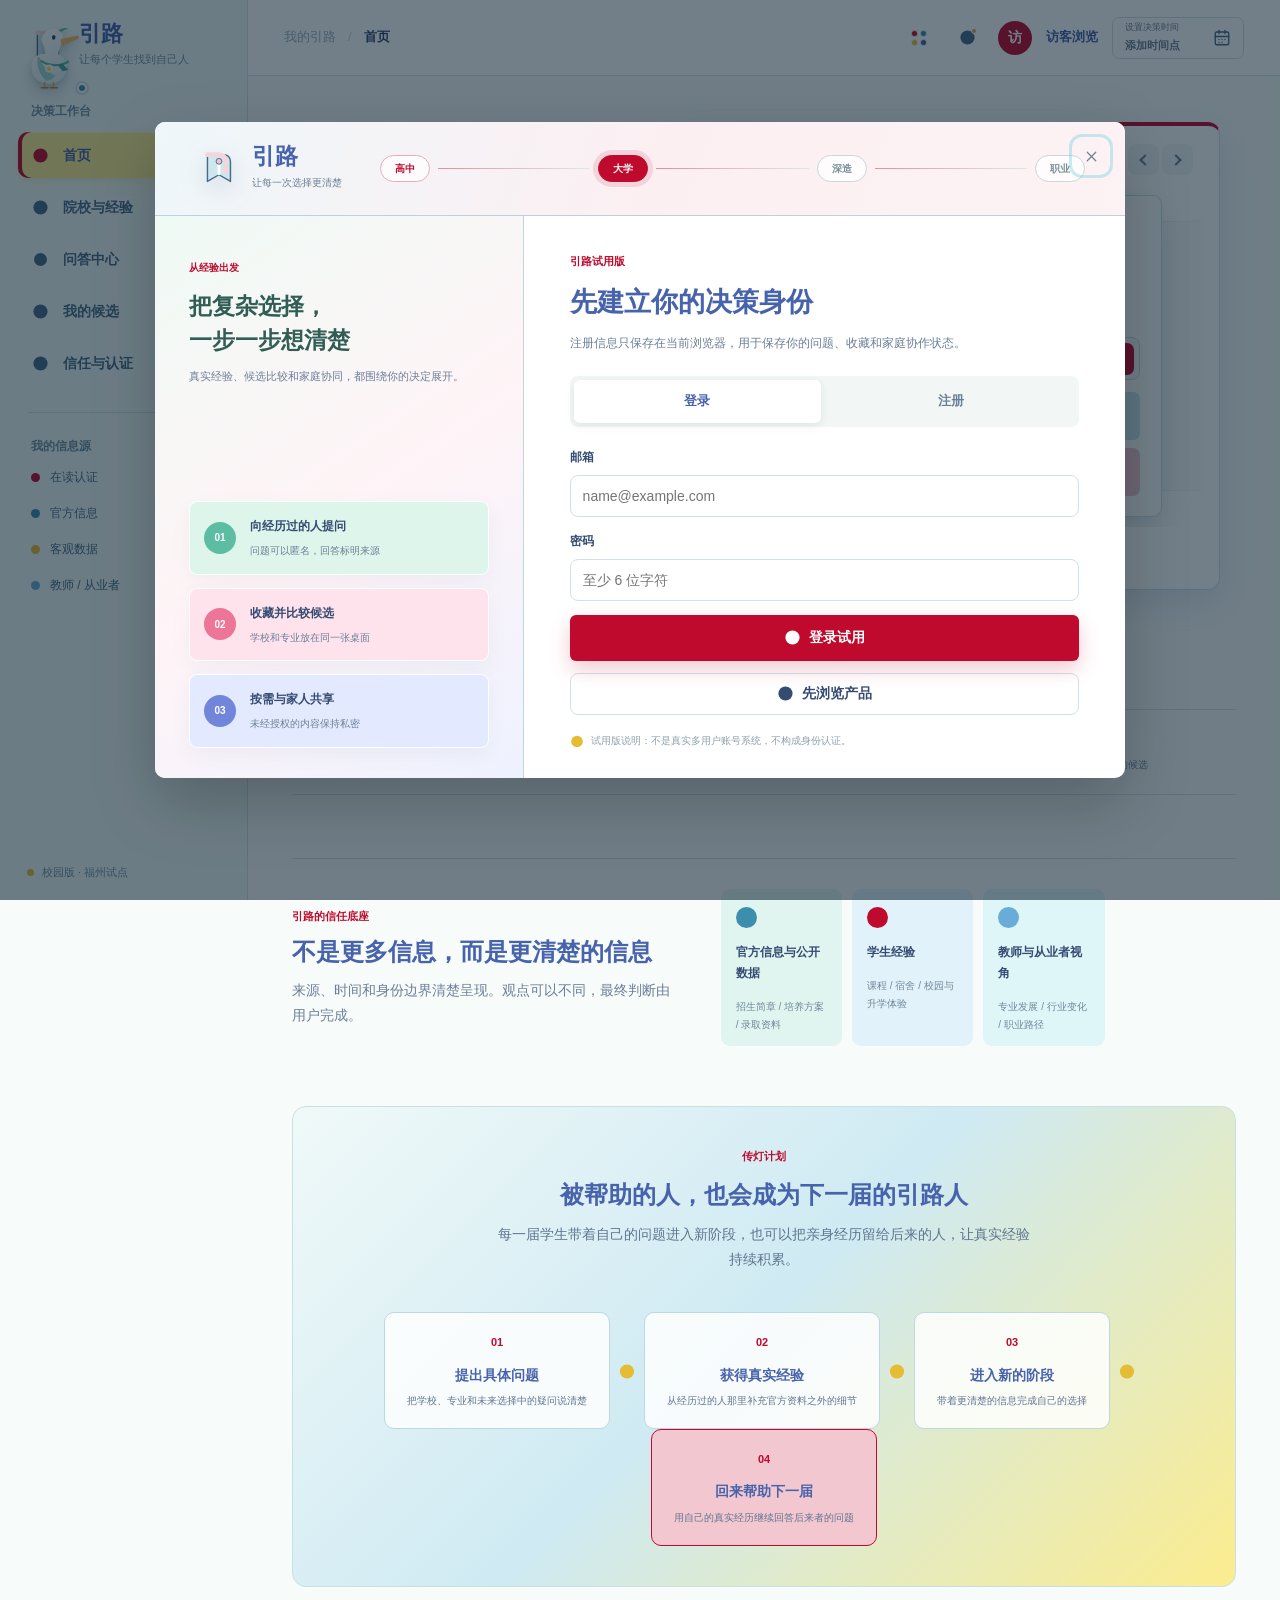
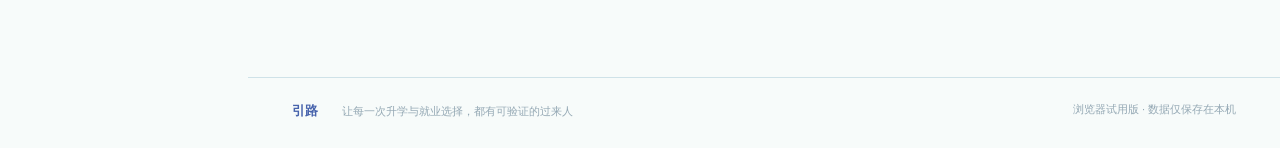
<file: index.html>
<!doctype html>
<html lang="zh-CN" data-theme="apple">
<head>
  <meta charset="UTF-8">
  <meta name="viewport" content="width=device-width, initial-scale=1.0">
  <meta name="description" content="引路：经验驱动的青年生涯决策信息平台产品原型">
  <title>引路 | 青年生涯决策工作台</title>
  <script>
    try {
      const savedTheme = localStorage.getItem("yinlu_theme");
      if (["spring", "milestone", "coast", "sunroad", "ember", "night", "apple", "pearl", "buzz", "iceglass", "retro", "orange"].includes(savedTheme)) document.documentElement.dataset.theme = savedTheme;
    } catch (error) {}
  </script>
  <!-- favicon (SVG) -->
<link rel="icon" href="./favicon.svg" type="image/svg+xml">
<!-- PNG 备用（可选） -->

<!-- 本地化的轻量图标脚本（替代外部 CDN） -->
<script src="./lib/lucide-lite.js?v=7" defer></script>

<!-- 本地 app.js（确保在 lucide-lite 后加载） -->
    <!-- ↓ 拆分后的 25 个模块，按顺序加载（顺序不能乱） -->
    <script src="./js/01-data-experiences.js" defer></script>
    <script src="./js/02-data-institutions.js" defer></script>
    <script src="./js/03-config-constants.js" defer></script>
    <script src="./js/04-core-utils.js" defer></script>
    <script src="./js/05-core-security.js" defer></script>
    <script src="./js/06-feature-profile.js" defer></script>
    <script src="./js/07-feature-theme.js" defer></script>
    <script src="./js/08-core-ui.js" defer></script>
    <script src="./js/09-feature-calendar.js" defer></script>
    <script src="./js/10-feature-pet.js" defer></script>
    <script src="./js/11-core-router.js" defer></script>
    <script src="./js/12-feature-onboarding.js" defer></script>
    <script src="./js/13-feature-filters.js" defer></script>
    <script src="./js/14-feature-picker.js" defer></script>
    <script src="./js/15-feature-render.js" defer></script>
    <script src="./js/16-feature-compare.js" defer></script>
    <script src="./js/17-feature-trust.js" defer></script>
    <script src="./js/18-feature-actions.js" defer></script>
    <script src="./js/19-feature-qa-tab.js" defer></script>
    <script src="./js/20-events-click.js" defer></script>
    <script src="./js/21-events-form.js" defer></script>
    <script src="./js/22-events-menu.js" defer></script>
    <script src="./js/23-events-buttons.js" defer></script>
    <script src="./js/24-events-keyboard.js" defer></script>
    <script src="./js/25-bootstrap.js" defer></script>
    <script src="./js/26-family-override.js" defer></script>
    <!-- ↓ 拆分后的 15 个样式文件，按顺序加载（顺序不能乱） -->
    <link rel="stylesheet" href="./css/01-base.css">
    <link rel="stylesheet" href="./css/02-account.css">
    <link rel="stylesheet" href="./css/03-filters.css">
    <link rel="stylesheet" href="./css/04-theme-core.css">
    <link rel="stylesheet" href="./css/05-theme-palettes.css">
    <link rel="stylesheet" href="./css/06-buttons-nav.css">
    <link rel="stylesheet" href="./css/07-pet.css">
    <link rel="stylesheet" href="./css/08-calendar.css">
    <link rel="stylesheet" href="./css/09-card-layout.css">
    <link rel="stylesheet" href="./css/10-onboarding.css">
    <link rel="stylesheet" href="./css/11-qa.css">
    <link rel="stylesheet" href="./css/12-login.css">
    <link rel="stylesheet" href="./css/13-answer.css">
    <link rel="stylesheet" href="./css/14-trust.css">
    <link rel="stylesheet" href="./css/15-float.css">
</head>
<body>
  <div class="app-shell">
    <aside class="sidebar" id="sidebar">
      <div class="brand-lockup">
        <svg class="brand-mark" viewBox="0 0 48 48" role="img" aria-label="引路标志">
          <path class="brand-mark-body" d="M13 9H30C34 9 37 12 37 16V37L25 30L13 37V9Z"/>
          <path class="brand-mark-fold" d="M13 9H25C29 9 32 12 32 16V27"/>
          <path class="brand-mark-gap" d="M25 16V29"/>
          <circle class="brand-mark-dot" cx="25" cy="16" r="3"/>
        </svg>
        <div>
          <div class="brand-name">引路</div>
          <div class="brand-tagline">让每个学生找到自己人</div>
        </div>
      </div>

      <div class="sidebar-label">决策工作台</div>
      <nav class="sidebar-nav" aria-label="主导航">
        <button class="nav-item active" data-view="home"><i data-lucide="compass"></i><span>首页</span></button>
        <button class="nav-item" data-view="experience"><i data-lucide="library"></i><span>院校与经验</span></button>
        <button class="nav-item" data-view="questions"><span class="nav-dot-icon" aria-hidden="true"></span><span>问答中心</span><span class="nav-count" id="questionsCount">0</span></button>
        <button class="nav-item" data-view="compare"><i data-lucide="square-kanban"></i><span>我的候选</span></button>
        <button class="nav-item" data-view="trust"><i data-lucide="badge-check"></i><span>信任与认证</span></button>
      </nav>

      <div class="sidebar-divider"></div>
      <div class="sidebar-label">我的信息源</div>
      <div class="source-list">
        <span><b class="dot blue"></b>在读认证</span>
        <span><b class="dot teal"></b>官方信息</span>
        <span><b class="dot amber"></b>客观数据</span>
        <span><b class="dot cyan"></b>教师 / 从业者</span>
      </div>

      <div class="sidebar-footer">
        <span class="prototype-dot"></span>
        校园版 · 福州试点
      </div>
    </aside>

    <main class="main-area">
      <header class="topbar">
        <button class="icon-button menu-button" id="menuButton" aria-label="打开导航"><i data-lucide="menu"></i></button>
        <div class="breadcrumb"><span>我的引路</span><span class="breadcrumb-separator">/</span><strong id="breadcrumbTitle">首页</strong></div>
        <div class="top-actions">
          <button class="icon-button onboarding-replay-button" id="onboardingReplayButton" type="button" aria-label="重新查看新手指引" title="重新查看新手指引" hidden><span class="onboarding-replay-symbol" aria-hidden="true">?</span></button>
          <div class="theme-control">
            <button class="icon-button theme-button" id="themeButton" type="button" aria-label="切换主题，当前为苹果爱丽丝" aria-haspopup="menu" aria-expanded="false" title="切换主题">
              <span class="theme-button-icon" aria-hidden="true"><span></span><span></span><span></span><span></span></span>
            </button>
            <div class="theme-menu" id="themeMenu" role="menu" aria-label="选择网站主题" hidden>
              <div class="theme-menu-heading">界面主题</div>
              <button class="theme-option active" type="button" role="menuitemradio" aria-checked="true" data-theme-option="apple">
                <span class="theme-swatch palette-four apple-swatch" aria-hidden="true"><i></i><i></i><i></i><i></i></span>
                <span class="theme-option-copy"><strong>苹果爱丽丝</strong><small>默认 · 苹果红与晴空蓝</small></span>
                <span class="theme-option-check" aria-hidden="true">✓</span>
              </button>
              <button class="theme-option" type="button" role="menuitemradio" aria-checked="false" data-theme-option="ember">
                <span class="theme-swatch palette-four ember-swatch" aria-hidden="true"><i></i><i></i><i></i><i></i></span>
                <span class="theme-option-copy"><strong>薄荷曼波</strong><small>薄荷绿与奶油粉</small></span>
                <span class="theme-option-check" aria-hidden="true">✓</span>
              </button>
              <button class="theme-option" type="button" role="menuitemradio" aria-checked="false" data-theme-option="orange">
                <span class="theme-swatch palette-four orange-swatch" aria-hidden="true"><i></i><i></i><i></i><i></i></span>
                <span class="theme-option-copy"><strong>布丁暖阳</strong><small>老铜棕与星云青</small></span>
                <span class="theme-option-check" aria-hidden="true">✓</span>
              </button>
              <button class="theme-option" type="button" role="menuitemradio" aria-checked="false" data-theme-option="spring">
                <span class="theme-swatch palette-four spring-swatch" aria-hidden="true"><i></i><i></i><i></i><i></i></span>
                <span class="theme-option-copy"><strong>春野同行</strong><small>薄荷绿与薰衣草紫</small></span>
                <span class="theme-option-check" aria-hidden="true">✓</span>
              </button>
              <button class="theme-option" type="button" role="menuitemradio" aria-checked="false" data-theme-option="pearl">
                <span class="theme-swatch palette-four pearl-swatch" aria-hidden="true"><i></i><i></i><i></i><i></i></span>
                <span class="theme-option-copy"><strong>御苑粉黛</strong><small>蔷薇粉与晴空蓝</small></span>
                <span class="theme-option-check" aria-hidden="true">✓</span>
              </button>
              <button class="theme-option" type="button" role="menuitemradio" aria-checked="false" data-theme-option="night">
                <span class="theme-swatch night-swatch" aria-hidden="true"><i></i><i></i><i></i></span>
                <span class="theme-option-copy"><strong>夜航星光</strong><small>深海军蓝与星光紫</small></span>
                <span class="theme-option-check" aria-hidden="true">✓</span>
              </button>
              <button class="theme-option" type="button" role="menuitemradio" aria-checked="false" data-theme-option="sunroad">
                <span class="theme-swatch sunroad-swatch" aria-hidden="true"><i></i><i></i><i></i></span>
                <span class="theme-option-copy"><strong>晴日路标</strong><small>天空蓝与路标黄</small></span>
                <span class="theme-option-check" aria-hidden="true">✓</span>
              </button>
              <button class="theme-option" type="button" role="menuitemradio" aria-checked="false" data-theme-option="iceglass">
                <span class="theme-swatch palette-four iceglass-swatch" aria-hidden="true"><i></i><i></i><i></i><i></i></span>
                <span class="theme-option-copy"><strong>碎冰琉璃</strong><small>琉璃青与琥珀黄</small></span>
                <span class="theme-option-check" aria-hidden="true">✓</span>
              </button>
              <button class="theme-option" type="button" role="menuitemradio" aria-checked="false" data-theme-option="retro">
                <span class="theme-swatch palette-four retro-swatch" aria-hidden="true"><i></i><i></i><i></i><i></i></span>
                <span class="theme-option-copy"><strong>美式复古</strong><small>复古蓝与珊瑚粉</small></span>
                <span class="theme-option-check" aria-hidden="true">✓</span>
              </button>
              <button class="theme-option" type="button" role="menuitemradio" aria-checked="false" data-theme-option="milestone">
                <span class="theme-swatch palette-four milestone-swatch" aria-hidden="true"><i></i><i></i><i></i><i></i></span>
                <span class="theme-option-copy"><strong>金鱼气泡水</strong><small>气泡蓝与金鱼橙</small></span>
                <span class="theme-option-check" aria-hidden="true">✓</span>
              </button>
              <button class="theme-option" type="button" role="menuitemradio" aria-checked="false" data-theme-option="buzz">
                <span class="theme-swatch palette-four buzz-swatch" aria-hidden="true"><i></i><i></i><i></i><i></i></span>
                <span class="theme-option-copy"><strong>巴斯光年</strong><small>未来紫与跃动绿</small></span>
                <span class="theme-option-check" aria-hidden="true">✓</span>
              </button>
              <button class="theme-option" type="button" role="menuitemradio" aria-checked="false" data-theme-option="coast">
                <span class="theme-swatch palette-four coast-swatch" aria-hidden="true"><i></i><i></i><i></i><i></i></span>
                <span class="theme-option-copy"><strong>芭乐花径</strong><small>芭乐粉与青提绿</small></span>
                <span class="theme-option-check" aria-hidden="true">✓</span>
              </button>
            </div>
          </div>
          <button class="icon-button" id="notifyButton" aria-label="消息"><i data-lucide="bell"></i><span class="notification-dot"></span></button>
          <button class="avatar-button" id="accountButton" aria-label="打开账户">访</button>
          <span class="profile-name" id="profileName">访客浏览</span>
          <div class="decision-countdown empty" id="decisionCountdown" aria-live="polite">
            <div class="decision-countdown-copy"><span id="decisionCountdownLabel">设置决策时间</span><strong id="decisionCountdownValue">添加时间点</strong></div>
            <button class="icon-button decision-calendar-button" id="decisionCalendarButton" type="button" aria-label="打开决策日历设置时间点" title="决策日历"><i data-lucide="calendar-days"></i></button>
          </div>
        </div>
      </header>

      <div class="view-stack">
        <section class="view active" id="view-home" aria-labelledby="homeTitle">
          <div class="hero-grid">
            <div class="hero-copy">
              <div class="eyebrow"><span class="eyebrow-line"></span>青年生涯决策信息平台</div>
              <h1 id="homeTitle" aria-label="找到学校，也找到真正懂你的人">
                <span class="headline-line-one">找到<span class="headline-school">学校</span></span>
                <span class="headline-line-two">
                  <small>也找到</small>
                  <strong>真正懂你的人</strong>
                </span>
              </h1>
              <p class="hero-subtitle">从学校、专业到未来去向，把官方信息和真实经验放到同一张决策桌面上。</p>
              <div class="hero-actions">
                <button class="primary-button" data-view-target="experience"><i data-lucide="search"></i>查看院校与经验</button>
                <button class="quiet-button" data-view-target="questions"><i data-lucide="message-square-plus"></i>去问答中心</button>
              </div>
              <div class="hero-proof">
                <div class="proof-avatars"><span>福</span><span>大</span><span>研</span><span>职</span></div>
                <div><strong>认证经验正在积累</strong><small>身份可核验 · 观点保留分歧</small></div>
              </div>
            </div>

            <div class="decision-card" id="stageCarousel" tabindex="0" aria-label="决策阶段切换">
              <div class="decision-card-toolbar">
                <div class="card-kicker"><span class="status-pulse"></span>你的决策路径</div>
                <div class="stage-arrows">
                  <button class="icon-button" id="previousStage" type="button" aria-label="上一个决策阶段"><span class="stage-arrow-symbol left" aria-hidden="true"></span></button>
                  <button class="icon-button" id="nextStage" type="button" aria-label="下一个决策阶段"><span class="stage-arrow-symbol right" aria-hidden="true"></span></button>
                </div>
              </div>
              <div class="stage-carousel-viewport">
                <div class="stage-slide active" data-stage="gaokao" role="tabpanel" aria-label="高考志愿">
                  <span class="stage-slide-edge">高考志愿</span>
                  <header><span>01 · 高中到大学</span><h2>高考志愿</h2><p>从学校、专业和当年招生政策开始了解。</p></header>
                  <div class="stage-slide-search"><i data-lucide="search"></i><input type="search" data-stage-search placeholder="搜索学校或专业" autocomplete="off"><button type="button" data-stage-search-submit aria-label="搜索高考志愿相关内容"><i data-lucide="arrow-right"></i></button></div>
                  <div class="stage-quick-tasks">
                    <button type="button" data-stage-task="school"><i data-lucide="school"></i><span>查院校</span></button>
                    <button type="button" data-stage-task="major"><i data-lucide="book-open"></i><span>查专业</span></button>
                    <button type="button" data-stage-task="admission"><i data-lucide="file-text"></i><span>看招生政策</span></button>
                    <button type="button" data-stage-task="ask-student"><i data-lucide="message-square-plus"></i><span>问在读学生</span></button>
                  </div>
                </div>
                <div class="stage-slide" data-stage="graduate" role="tabpanel" aria-label="考研择校">
                  <span class="stage-slide-edge">考研择校</span>
                  <header><span>02 · 大学到深造</span><h2>考研择校</h2><p>先比较专业培养、升学参考和真实课程体验。</p></header>
                  <div class="stage-slide-search"><i data-lucide="search"></i><input type="search" data-stage-search placeholder="搜索学校或专业方向" autocomplete="off"><button type="button" data-stage-search-submit aria-label="搜索考研择校相关内容"><i data-lucide="arrow-right"></i></button></div>
                  <div class="stage-quick-tasks">
                    <button type="button" data-stage-task="major"><i data-lucide="book-open"></i><span>查专业培养</span></button>
                    <button type="button" data-stage-task="progression"><i data-lucide="trending-up"></i><span>看升学参考</span></button>
                    <button type="button" data-stage-task="course"><i data-lucide="notebook-tabs"></i><span>了解课程体验</span></button>
                    <button type="button" data-stage-task="ask"><i data-lucide="message-square-plus"></i><span>发布择校问题</span></button>
                  </div>
                </div>
                <div class="stage-slide" data-stage="career" role="tabpanel" aria-label="职业选择">
                  <span class="stage-slide-edge">职业选择</span>
                  <header><span>03 · 大学到工作</span><h2>职业选择</h2><p>把专业学习、行业视角和真实岗位要求放在一起看。</p></header>
                  <div class="stage-slide-search"><i data-lucide="search"></i><input type="search" data-stage-search placeholder="搜索专业或职业方向" autocomplete="off"><button type="button" data-stage-search-submit aria-label="搜索职业选择相关内容"><i data-lucide="arrow-right"></i></button></div>
                  <div class="stage-quick-tasks">
                    <button type="button" data-stage-task="career"><i data-lucide="briefcase-business"></i><span>看就业去向</span></button>
                    <button type="button" data-stage-task="expert"><i data-lucide="users"></i><span>看职业视角</span></button>
                    <button type="button" data-stage-task="major"><i data-lucide="book-open"></i><span>查相关专业</span></button>
                    <button type="button" data-stage-task="ask"><i data-lucide="message-square-plus"></i><span>发布职业问题</span></button>
                  </div>
                </div>
                <div class="stage-slide" data-stage="adapt" role="tabpanel" aria-label="大学适应">
                  <span class="stage-slide-edge">大学适应</span>
                  <header><span>04 · 进入新阶段</span><h2>大学适应</h2><p>从课程、宿舍和城市环境了解真实大学生活。</p></header>
                  <div class="stage-slide-search"><i data-lucide="search"></i><input type="search" data-stage-search placeholder="搜索学校或生活问题" autocomplete="off"><button type="button" data-stage-search-submit aria-label="搜索大学适应相关内容"><i data-lucide="arrow-right"></i></button></div>
                  <div class="stage-quick-tasks">
                    <button type="button" data-stage-task="course"><i data-lucide="notebook-tabs"></i><span>看课程学习</span></button>
                    <button type="button" data-stage-task="dorm"><i data-lucide="bed-double"></i><span>看宿舍生活</span></button>
                    <button type="button" data-stage-task="city"><i data-lucide="map-pin"></i><span>了解城市环境</span></button>
                    <button type="button" data-stage-task="ask-student"><i data-lucide="message-square-plus"></i><span>问同校学生</span></button>
                  </div>
                </div>
              </div>
              <div class="stage-pagination" role="tablist" aria-label="选择决策阶段">
                <button class="active" type="button" data-stage-dot="gaokao" role="tab" aria-label="高考志愿" aria-selected="true"></button>
                <button type="button" data-stage-dot="graduate" role="tab" aria-label="考研择校" aria-selected="false"></button>
                <button type="button" data-stage-dot="career" role="tab" aria-label="职业选择" aria-selected="false"></button>
                <button type="button" data-stage-dot="adapt" role="tab" aria-label="大学适应" aria-selected="false"></button>
                <span id="stagePosition">1 / 4</span>
              </div>
              <div class="decision-note"><i data-lucide="shield-check"></i><span>匿名提问 · 认证回答 · 来源标注</span></div>
            </div>
          </div>

          <section class="home-path-section" aria-labelledby="homePathTitle">
            <div class="subsection-heading">
              <div>
                <span class="subsection-kicker"><i data-lucide="route"></i>从信息到判断</span>
                <h2 id="homePathTitle">三步完成一次有效了解</h2>
                <p>先确认公开信息，再用真实经验补充细节，最后形成自己的候选与问题。</p>
              </div>
            </div>
            <div class="signal-row">
              <div class="signal-item"><span class="signal-icon blue-bg"><i data-lucide="landmark"></i></span><div><strong>01 · 先查官方信息</strong><small>了解学校、专业、招生政策和公开数据</small></div></div>
              <div class="signal-item"><span class="signal-icon teal-bg"><i data-lucide="messages-square"></i></span><div><strong>02 · 再看真实经验</strong><small>结合学生经历和教师、从业者视角</small></div></div>
              <div class="signal-item"><span class="signal-icon amber-bg"><i data-lucide="bookmark-plus"></i></span><div><strong>03 · 继续追问或收藏</strong><small>询问具体细节，保存需要比较的候选</small></div></div>
            </div>
          </section>

          <section class="trust-section">
            <div class="trust-copy"><div class="section-kicker">引路的信任底座</div><h2>不是更多信息，而是更清楚的信息</h2><p>来源、时间和身份边界清楚呈现。观点可以不同，最终判断由用户完成。</p></div>
            <div class="source-cards">
              <div class="source-card teal-source"><span class="source-dot"></span><strong>官方信息与公开数据</strong><small>招生简章 / 培养方案 / 录取资料</small></div>
              <div class="source-card blue-source"><span class="source-dot"></span><strong>学生经验</strong><small>课程 / 宿舍 / 校园与升学体验</small></div>
              <div class="source-card cyan-source"><span class="source-dot"></span><strong>教师与从业者视角</strong><small>专业发展 / 行业变化 / 职业路径</small></div>
            </div>
          </section>

          <section class="dengplan-section">
            <div class="dengplan-header">
              <div class="section-kicker">传灯计划</div>
              <h2>被帮助的人，也会成为下一届的引路人</h2>
              <p>每一届学生带着自己的问题进入新阶段，也可以把亲身经历留给后来的人，让真实经验持续积累。</p>
            </div>
            <div class="dengplan-flow">
              <div class="flow-step"><span class="flow-num">01</span><strong>提出具体问题</strong><small>把学校、专业和未来选择中的疑问说清楚</small></div>
              <div class="flow-arrow"><i data-lucide="arrow-right"></i></div>
              <div class="flow-step"><span class="flow-num">02</span><strong>获得真实经验</strong><small>从经历过的人那里补充官方资料之外的细节</small></div>
              <div class="flow-arrow"><i data-lucide="arrow-right"></i></div>
              <div class="flow-step"><span class="flow-num">03</span><strong>进入新的阶段</strong><small>带着更清楚的信息完成自己的选择</small></div>
              <div class="flow-arrow"><i data-lucide="arrow-right"></i></div>
              <div class="flow-step flow-step-highlight"><span class="flow-num">04</span><strong>回来帮助下一届</strong><small>用自己的真实经历继续回答后来者的问题</small></div>
            </div>
          </section>
        </section>

        <section class="view experience-layout-horizontal" id="view-experience">
          <section class="content-section" id="experienceSection">
            <div class="section-heading">
              <div>
                <div class="section-kicker">院校与经验</div>
                <h1>先查清学校，再参考真实经验</h1>
                <p>院校资料与个人经验分开查看，需要时再相互对照。</p>
              </div>
              <div class="experience-heading-actions">
                <div class="experience-layout-switch" role="group" aria-label="院校与经验页面布局">
                  <button class="experience-layout-option active" type="button" data-experience-layout="horizontal" aria-pressed="true" title="切换为横版布局">
                    <span class="layout-glyph horizontal" aria-hidden="true"></span>横版
                  </button>
                  <button class="experience-layout-option" type="button" data-experience-layout="vertical" aria-pressed="false" title="切换为竖版布局">
                    <span class="layout-glyph vertical" aria-hidden="true"></span>竖版
                  </button>
                </div>
                <button class="text-button" data-view-target="compare">查看我的候选 <i data-lucide="arrow-up-right"></i></button>
              </div>
            </div>
            <div class="experience-content-tabs" role="tablist" aria-label="院校与经验内容类型">
              <button class="experience-content-tab active" type="button" role="tab" data-experience-content-tab="institution" aria-selected="true" aria-controls="institutionGrid"><i data-lucide="landmark"></i>院校信息</button>
              <button class="experience-content-tab" type="button" role="tab" data-experience-content-tab="experience" aria-selected="false" aria-controls="experienceGrid"><i data-lucide="messages-square"></i>经验库</button>
            </div>
            <div class="institution-filter-bar" data-experience-content-panel="institution" role="search" aria-label="院校信息搜索">
              <div class="filter-search-stack">
                <div class="filter-group">
                  <span class="filter-group-label">学校</span>
                  <div class="filter-search-field">
                    <i data-lucide="school"></i>
                    <input id="institutionSchoolSearch" type="search" placeholder="搜索学校名称" autocomplete="off">
                  </div>
                </div>
                <div class="filter-group">
                  <span class="filter-group-label">专业</span>
                  <div class="library-major-picker" data-major-picker="institution">
                    <div class="filter-search-field major-picker-field">
                      <i data-lucide="book-open"></i>
                      <input id="institutionMajorSearch" type="search" placeholder="输入专业名称或按学科门类查找" autocomplete="off" aria-expanded="false" aria-controls="institutionMajorPanel">
                      <button class="picker-expand-button" type="button" data-major-toggle="institution" aria-label="展开院校专业索引" tabindex="-1"><i data-lucide="chevron-down"></i></button>
                    </div>
                    <div class="major-picker-panel" id="institutionMajorPanel" hidden>
                      <div class="major-category-list" id="institutionMajorCategories" aria-label="院校专业学科门类"></div>
                      <div class="major-option-list" id="institutionMajorOptions" aria-live="polite"></div>
                    </div>
                  </div>
                </div>
              </div>
              <div class="library-region-index" aria-label="院校信息地区索引">
                <div class="region-picker-entry">
                  <span class="filter-group-label">地区</span>
                  <div class="filter-search-field region-search-field">
                    <i data-lucide="search"></i>
                    <input id="institutionRegionSearch" type="search" placeholder="输入省份或城市" autocomplete="off" aria-label="搜索院校信息地区" aria-expanded="false" aria-controls="institutionRegionPanel">
                    <button class="picker-expand-button" type="button" data-region-toggle="institution" aria-label="展开院校地区索引" tabindex="-1"><i data-lucide="chevron-down"></i></button>
                  </div>
                </div>
                <div class="region-picker-panel" id="institutionRegionPanel" hidden>
                  <div class="region-picker-toolbar">
                    <span>先选省份，再选择城市或地区</span>
                    <button class="region-all-button active" type="button" data-library-region="institution" data-region-province="" data-region-city="" aria-pressed="true">不限地区</button>
                  </div>
                  <div class="region-picker-body">
                    <div class="region-option-list" id="institutionRegionOptions" aria-live="polite"></div>
                    <div class="region-letter-rail" id="institutionRegionLetters" aria-label="按首字母查找院校地区"></div>
                  </div>
                </div>
              </div>
              <button class="clear-filter-button" id="clearInstitutionFilters" type="button"><i data-lucide="rotate-ccw"></i>清空搜索</button>
            </div>
            <div class="filter-bar" data-experience-content-panel="experience" role="toolbar" aria-label="经验筛选" hidden>
              <div class="filter-search-stack">
                <div class="filter-group">
                  <span class="filter-group-label">学校</span>
                  <div class="filter-search-field">
                    <i data-lucide="school"></i>
                    <input id="experienceSchoolSearch" type="search" placeholder="搜索学校名称" autocomplete="off">
                  </div>
                </div>
                <div class="filter-group">
                  <span class="filter-group-label">专业</span>
                  <div class="library-major-picker" data-major-picker="experience">
                    <div class="filter-search-field major-picker-field">
                      <i data-lucide="book-open"></i>
                      <input id="experienceMajorSearch" type="search" placeholder="输入专业名称或按学科门类查找" autocomplete="off" aria-expanded="false" aria-controls="experienceMajorPanel">
                      <button class="picker-expand-button" type="button" data-major-toggle="experience" aria-label="展开经验专业索引" tabindex="-1"><i data-lucide="chevron-down"></i></button>
                    </div>
                    <div class="major-picker-panel" id="experienceMajorPanel" hidden>
                      <div class="major-category-list" id="experienceMajorCategories" aria-label="经验专业学科门类"></div>
                      <div class="major-option-list" id="experienceMajorOptions" aria-live="polite"></div>
                    </div>
                  </div>
                </div>
              </div>
              <div class="library-region-index" aria-label="经验库地区索引">
                <div class="region-picker-entry">
                  <span class="filter-group-label">地区</span>
                  <div class="filter-search-field region-search-field">
                    <i data-lucide="search"></i>
                    <input id="experienceRegionSearch" type="search" placeholder="输入省份或城市" autocomplete="off" aria-label="搜索经验库地区" aria-expanded="false" aria-controls="experienceRegionPanel">
                    <button class="picker-expand-button" type="button" data-region-toggle="experience" aria-label="展开经验地区索引" tabindex="-1"><i data-lucide="chevron-down"></i></button>
                  </div>
                </div>
                <div class="region-picker-panel" id="experienceRegionPanel" hidden>
                  <div class="region-picker-toolbar">
                    <span>先选省份，再选择城市或地区</span>
                    <button class="region-all-button active" type="button" data-library-region="experience" data-region-province="" data-region-city="" aria-pressed="true">不限地区</button>
                  </div>
                  <div class="region-picker-body">
                    <div class="region-option-list" id="experienceRegionOptions" aria-live="polite"></div>
                    <div class="region-letter-rail" id="experienceRegionLetters" aria-label="按首字母查找经验地区"></div>
                  </div>
                </div>
              </div>
              <div class="filter-overview">
                <div class="filter-quick-summary" aria-label="当前常用筛选">
                  <button class="filter-summary-button" type="button" data-filter-section="dimension" aria-expanded="false" aria-controls="advancedExperienceFilters"><span>关注维度</span><strong id="dimensionFilterSummary">全部</strong></button>
                  <button class="filter-summary-button" type="button" data-filter-section="source" aria-expanded="false" aria-controls="advancedExperienceFilters"><span>信息来源</span><strong id="sourceFilterSummary">全部</strong></button>
                  <button class="filter-summary-button" id="timeFilterTrigger" type="button" data-filter-section="time" aria-expanded="false" aria-controls="advancedExperienceFilters"><span>经验发布时间</span><strong id="timeFilterSummary">不限</strong></button>
                </div>
                <button class="filter-expand-button" id="toggleAdvancedFilters" type="button" data-filter-section="all" aria-expanded="false" aria-controls="advancedExperienceFilters">
                  <i data-lucide="sliders-horizontal"></i><span>更多筛选</span><b id="activeFilterCount">0</b><i class="filter-expand-chevron" data-lucide="chevron-down"></i>
                </button>
              </div>
              <div class="filter-selected-row">
                <div class="filter-selected-tags" id="experienceSelectedFilters" aria-live="polite"><span class="filter-empty-label">当前未添加筛选条件</span></div>
                <button class="clear-filter-button" id="clearExperienceFilters" type="button"><i data-lucide="rotate-ccw"></i>清空筛选</button>
              </div>
              <div class="filter-advanced-panel" id="advancedExperienceFilters" hidden>
                <div class="filter-group filter-dimension-group" data-filter-section-panel="dimension">
                  <span class="filter-group-label">关注维度</span>
                  <div class="filter-pills" id="dimensionFilterPills">
                    <button class="filter-pill active" data-dimension-filter="all">全部</button>
                    <button class="filter-pill" data-dimension-filter="课程学习">课程学习</button>
                    <button class="filter-pill" data-dimension-filter="宿舍生活">宿舍生活</button>
                    <button class="filter-pill" data-dimension-filter="设施布局">设施布局</button>
                    <button class="filter-pill" data-dimension-filter="社团活动">社团活动</button>
                    <button class="filter-pill" data-dimension-filter="校园氛围">校园氛围</button>
                    <button class="filter-pill" data-dimension-filter="城市环境">城市环境</button>
                    <button class="filter-pill" data-dimension-filter="就业去向">就业去向</button>
                  </div>
                </div>
                <div class="filter-group filter-source-group" data-filter-section-panel="source">
                  <span class="filter-group-label">信息来源</span>
                  <div class="filter-pills" id="sourceFilterPills">
                    <button class="filter-pill active" data-source-filter="all">全部来源</button>
                    <button class="filter-pill" data-source-filter="student">在读学生</button>
                    <button class="filter-pill" data-source-filter="expert">教师 / 从业者</button>
                  </div>
                </div>
                <div class="filter-group filter-time-group" data-filter-section-panel="time">
                  <span class="filter-group-label">经验发布时间</span>
                  <div class="filter-pills" id="timeFilterPills">
                    <button class="filter-pill active" data-time-filter="all">不限</button>
                    <button class="filter-pill" data-time-filter="6m">近半年</button>
                    <button class="filter-pill" data-time-filter="1y">近一年</button>
                    <button class="filter-pill" data-time-filter="3y">近三年</button>
                  </div>
                </div>
                <div class="filter-group filter-sort-group" data-filter-section-panel="extra">
                  <label class="filter-group-label" for="experienceSort">排序方式</label>
                  <select class="filter-sort-select" id="experienceSort">
                    <option value="relevance">综合相关</option>
                    <option value="newest">最新发布</option>
                  </select>
                </div>
                <div class="filter-actions" data-filter-section-panel="extra">
                  <label class="same-school-toggle"><input type="checkbox" id="sameSchoolToggle"><span class="toggle-track"></span>同高中优先</label>
                  <span class="filter-time-note"><i data-lucide="clock-3"></i>发布时间用于判断学生、教师与从业者经验的时效性</span>
                </div>
              </div>
            </div>
            <section class="institution-section" data-experience-content-panel="institution" aria-labelledby="institutionHeading">
              <div class="subsection-heading">
                <div>
                  <span class="subsection-kicker"><i data-lucide="building-2"></i>院校信息</span>
                  <h2 id="institutionHeading">先了解学校，再深入具体专业</h2>
                  <p>平台将学校简介、招生信息和公开数据整理成摘要，原始来源用于核验和继续查阅。</p>
                </div>
                <span class="result-note" id="institutionResultNote"></span>
              </div>
              <div class="institution-grid" id="institutionGrid"></div>
            </section>
            <section class="experience-section" data-experience-content-panel="experience" aria-labelledby="experienceHeading" hidden>
              <div class="subsection-heading compact-subsection-heading">
                <div>
                  <span class="subsection-kicker"><i data-lucide="messages-square"></i><span id="experienceSectionKicker">经验与职业视角</span></span>
                  <h2 id="experienceHeading">来自在读学生的真实经历</h2>
                </div>
                <span class="result-note" id="experienceResultNote"></span>
              </div>
              <div class="experience-grid" id="experienceGrid"></div>
            </section>
          </section>
        </section>

        <section class="view" id="view-school-detail">
          <div id="schoolDetailContent"></div>
        </section>

        <section class="view" id="view-questions">
          <div class="page-header"><div><div class="section-kicker">问答中心</div><h1>把具体问题交给经历过的人</h1><p>提问者匿名表达，回答者通过认证后贡献真实经历。问与答放在同一个闭环里，避免功能割裂。</p></div></div>
          <div class="auth-tabs" role="tablist" aria-label="问答中心分类">
            <button class="auth-tab active" type="button" data-qa-tab="ask">我要提问</button>
            <button class="auth-tab" type="button" data-qa-tab="answer">我要回答</button>
          </div>
          <div class="qa-section" id="qaAskSection">
            <div class="question-layout" id="qaAskLayout">
              <div class="question-list-panel" style="scroll-margin-top: 110px;">
                <div class="panel-heading"><h2>匿名提问</h2><span class="count-badge">前台匿名</span></div>
                <p class="modal-description">把问题写具体，系统会优先匹配同校、同专业、同高中或同职业方向的认证回答者。</p>
                <label class="field-label" for="questionInputPreview">问题内容</label>
                <textarea id="questionInputPreview" placeholder="例如：这个专业每天真的都要写代码吗？宿舍、课程、就业体验分别是什么样？"></textarea>
                <div class="modal-fields">
                  <label><span>决策阶段</span><select id="questionStagePreview"><option>高考志愿</option><option>考研择校</option><option>职业选择</option><option>大学适应</option></select></label>
                  <label><span>关注维度</span><select id="questionTopicPreview"><option>课程学习</option><option>宿舍生活</option><option>就业去向</option><option>城市环境</option></select></label>
                </div>
                <div class="modal-actions"><button class="primary-button" id="submitPreviewQuestion"><i data-lucide="send"></i>发布匿名问题</button></div>
              </div>
              <section class="question-list-panel" style="scroll-margin-top: 110px;">
                <div class="panel-heading"><h2>历史发布问题</h2><span class="count-badge">状态追踪</span></div>
                <div id="questionList" class="question-list"></div>
              </section>
            </div>
          </div>
          <div class="qa-section hidden" id="qaAnswerSection">
            <div class="question-layout" id="qaAnswerLayout">
              <section class="question-list-panel" style="scroll-margin-top: 110px;">
                <div class="answering-intro">
                  <div class="answering-icon"><i data-lucide="messages-square"></i></div>
                  <h2>回答你真正经历过的问题</h2>
                  <p>回答者不需要给标准答案，只需要把自己的真实经历、事实细节和判断边界说清楚。</p>
                  <div class="answering-stats"><span><strong>48h</strong><small>回答目标</small></span><span><strong>认证</strong><small>身份来源</small></span><span><strong>匿名</strong><small>表达边界</small></span></div>
                </div>
                <div class="panel-heading qa-subheading"><h2>待回答问题池</h2><span class="count-badge">匹配中</span></div>
                <div class="question-list">
                  <article class="question-list-item"><header><strong>软件工程和计算机科学差别大吗？</strong><span class="question-status waiting">待回答</span></header><p>同专业优先 · 课程学习</p></article>
                  <article class="question-list-item"><header><strong>新闻传播专业实习机会多吗？</strong><span class="question-status waiting">待回答</span></header><p>同院校优先 · 就业去向</p></article>
                  <article class="question-list-item"><header><strong>医学专业学习压力具体体现在哪里？</strong><span class="question-status waiting">待回答</span></header><p>认证答主优先 · 学习体验</p></article>
                </div>
              </section>
              <section class="question-list-panel" style="scroll-margin-top: 110px;">
                <div class="panel-heading"><h2>历史回答问题</h2><span class="count-badge">回答记录</span></div>
                <div id="answerList" class="question-list"></div>
                <div class="privacy-card qa-rule-card">
                  <div class="side-card-label"><i data-lucide="shield-check"></i>回答规则</div>
                  <h2>回答真实经历，而不是替别人做决定</h2>
                  <ul><li><i data-lucide="check"></i>只显示脱敏认证标签</li><li><i data-lucide="check"></i>尽量写具体事实</li><li><i data-lucide="check"></i>避免攻击具体个人</li></ul>
                </div>
              </section>
            </div>
          </div>
        </section>

        <section class="view" id="view-compare">
          <div class="page-header"><div><div class="section-kicker">我的候选</div><h1>把选择放在同一张桌面上</h1><p>收藏学校和专业，按你在意的维度进行比较，也可以把候选清单授权给家长共同查看。</p></div><div class="candidate-page-actions"><button class="quiet-button" type="button" data-open-compare-history><i data-lucide="history"></i>历史对比</button><button class="quiet-button" data-view-target="experience"><i data-lucide="plus"></i>继续添加</button></div></div>
          <div class="candidate-tabs" role="tablist" aria-label="候选决策视角">
            <button class="candidate-tab active" type="button" role="tab" aria-selected="true" data-candidate-tab="school"><i data-lucide="school"></i>院校优先<span id="schoolCandidateCount">0</span></button>
            <button class="candidate-tab" type="button" role="tab" aria-selected="false" data-candidate-tab="major"><i data-lucide="book-open"></i>专业优先<span id="majorCandidateCount">0</span></button>
          </div>
          <div class="family-link-strip"><div class="family-link-label"><span><i data-lucide="users-round"></i></span><div><strong>家庭协同</strong><small>仅共享主动授权的候选与对比</small></div></div><div class="family-compact-content" id="familyMainContent"></div><button class="quiet-button" type="button" data-open-modal="familyPrivacyModal"><i data-lucide="shield-check"></i>共享边界</button></div>
          <div class="compare-board" id="compareContent"></div>
        </section>

        <section class="view" id="view-trust">
          <div class="page-header"><div><div class="section-kicker">信任与认证</div><h1>让真实经验有可验证的来源</h1><p>后台实名，前台匿名。认证只保留必要的脱敏标签。</p></div><span class="mvp-badge"><i data-lucide="flask-conical"></i>MVP概念原型</span></div>
          <div class="trust-dashboard"><div class="verification-card" id="verificationContent"></div><div class="trust-principles"><h2>引路的认证原则</h2><div class="principle"><span class="principle-number">01</span><div><strong>最小必要</strong><p>核验通过后只保留学校、专业和入学/毕业年份等脱敏字段。</p></div></div><div class="principle"><span class="principle-number">02</span><div><strong>匿名保护</strong><p>认证记录和内容分离存储，前台只显示认证标签。</p></div></div><div class="principle"><span class="principle-number">03</span><div><strong>观点并列</strong><p>平台呈现共识与分歧，不替用户输出报考或就业结论。</p></div></div></div></div>
        </section>
      </div>

      <footer class="site-footer"><span><strong>引路</strong><span>让每一次升学与就业选择，都有可验证的过来人</span></span><span>浏览器试用版 · 数据仅保存在本机</span></footer>
    </main>
  </div>

  <div class="modal-backdrop" id="questionModal" aria-hidden="true">
    <div class="modal" role="dialog" aria-modal="true" aria-labelledby="modalTitle">
      <button class="modal-close icon-button" data-close-modal="questionModal" aria-label="关闭"><i data-lucide="x"></i></button>
      <div class="modal-kicker">匿名提问</div><h2 id="modalTitle">你想先问清哪件事？</h2><p class="modal-description">问题会以脱敏标签发布，并优先匹配相关认证经验。</p>
      <label class="field-label" for="questionInput">问题内容</label><textarea id="questionInput" placeholder="例如：这个专业的课程强度和真实学习体验是什么？"></textarea>
      <div class="modal-fields"><label><span>决策阶段</span><select id="questionStage"><option>高考志愿</option><option>考研择校</option><option>职业选择</option><option>大学适应</option></select></label><label><span>关注维度</span><select id="questionTopic"><option>课程学习</option><option>宿舍生活</option><option>就业去向</option><option>城市环境</option></select></label></div>
      <div class="modal-actions"><button class="quiet-button" data-close-modal="questionModal">先不提问</button><button class="primary-button" id="submitQuestion"><i data-lucide="send"></i>发布匿名问题</button></div>
    </div>
  </div>

  <div class="modal-backdrop" id="compareHistoryModal" aria-hidden="true">
    <div class="modal compare-history-modal" role="dialog" aria-modal="true" aria-labelledby="compareHistoryTitle">
      <button class="modal-close icon-button" data-close-modal="compareHistoryModal" aria-label="关闭"><i data-lucide="x"></i></button>
      <div class="modal-kicker">历史对比</div><h2 id="compareHistoryTitle">回到之前比较过的选择</h2><p class="modal-description">只记录真正打开过的对比，相同组合会更新最近查看时间。</p>
      <div class="compare-history-list" id="compareHistoryList"></div>
    </div>
  </div>

  <div class="modal-backdrop" id="familyPrivacyModal" aria-hidden="true">
    <div class="modal family-privacy-modal" role="dialog" aria-modal="true" aria-labelledby="familyPrivacyTitle">
      <button class="modal-close icon-button" data-close-modal="familyPrivacyModal" aria-label="关闭"><i data-lucide="x"></i></button>
      <div class="modal-kicker">家庭协同边界</div><h2 id="familyPrivacyTitle">共享由学生主动授权</h2><p class="modal-description">家庭成员只看到用于共同决策的内容，个人记录默认保持私密。</p>
      <div class="family-privacy-grid"><section><span class="privacy-section-icon shared"><i data-lucide="users"></i></span><h3>可以共享</h3><ul><li><i data-lucide="check"></i>授权的候选院校与专业</li><li><i data-lucide="check"></i>院校和专业对比结果</li><li><i data-lucide="check"></i>候选判断状态</li></ul></section><section><span class="privacy-section-icon private"><i data-lucide="lock-keyhole"></i></span><h3>保持私密</h3><ul><li><i data-lucide="check"></i>匿名提问与回答</li><li><i data-lucide="check"></i>搜索和浏览记录</li><li><i data-lucide="check"></i>未授权收藏与账户资料</li></ul></section></div>
    </div>
  </div>

  <div class="modal-backdrop" id="decisionCalendarModal" aria-hidden="true">
    <div class="modal decision-calendar-modal" role="dialog" aria-modal="true" aria-labelledby="decisionCalendarTitle">
      <button class="modal-close icon-button" data-close-modal="decisionCalendarModal" aria-label="关闭"><i data-lucide="x"></i></button>
      <div class="modal-kicker">决策日历</div><h2 id="decisionCalendarTitle">关键时间点</h2>
      <div class="decision-calendar-layout">
        <section class="decision-calendar-panel" aria-label="选择日期">
          <header class="decision-calendar-toolbar">
            <button class="icon-button" type="button" data-calendar-shift="-1" aria-label="上一个月"><i data-lucide="chevron-left"></i></button>
            <strong id="decisionCalendarMonth"></strong>
            <button class="icon-button" type="button" data-calendar-shift="1" aria-label="下一个月"><i data-lucide="chevron-right"></i></button>
          </header>
          <div class="decision-calendar-weekdays" aria-hidden="true"><span>日</span><span>一</span><span>二</span><span>三</span><span>四</span><span>五</span><span>六</span></div>
          <div class="decision-calendar-grid" id="decisionCalendarGrid"></div>
        </section>
        <section class="decision-event-panel">
          <form class="decision-event-form" id="decisionEventForm">
            <label><span>时间点名称</span><input id="decisionEventName" type="text" maxlength="24" placeholder="例如：高考报名" required></label>
            <label><span>日期</span><input id="decisionEventDate" type="date" required></label>
            <button class="primary-button" type="submit"><i data-lucide="calendar-plus"></i>添加时间点</button>
          </form>
          <div class="decision-event-list-heading"><strong>时间点</strong><span id="decisionEventCount">0 项</span></div>
          <div class="decision-event-list" id="decisionEventList"></div>
        </section>
      </div>
    </div>
  </div>

  <div class="cyber-pet" id="cyberPet" data-pet-avatar="egret">
    <section class="cyber-pet-panel" id="cyberPetPanel" aria-labelledby="cyberPetAvatarName" hidden>
      <header class="cyber-pet-header">
        <div class="cyber-pet-identity">
          <span class="cyber-pet-header-mascot"><img src="./pet-t-egret-guide.svg?v=20260815" alt="" aria-hidden="true" draggable="false" data-pet-avatar-image><span class="cyber-pet-status"></span></span>
          <div><strong id="cyberPetAvatarName">鹭小引</strong><small>你的决策助手</small></div>
        </div>
        <button class="icon-button" id="cyberPetClose" type="button" aria-label="收起小助手"><i data-lucide="x"></i></button>
      </header>

      <div class="cyber-pet-tabs" role="tablist" aria-label="小引助手功能">
        <button id="cyberPetTabTools" type="button" role="tab" aria-selected="true" aria-controls="cyberPetTools" data-pet-tab="tools">快捷工具</button>
        <button id="cyberPetTabChat" type="button" role="tab" aria-selected="false" aria-controls="cyberPetChat" data-pet-tab="chat" tabindex="-1">问问小引</button>
        <button id="cyberPetTabPlan" type="button" role="tab" aria-selected="false" aria-controls="cyberPetPlan" data-pet-tab="plan" tabindex="-1">规划建议</button>
      </div>

      <div class="cyber-pet-context">
        <span>正在进行</span>
        <strong id="cyberPetContext">高考志愿</strong>
        <b id="cyberPetContextStatus">信息收集中</b>
      </div>

      <div class="cyber-pet-tab-panel active" id="cyberPetTools" role="tabpanel" aria-labelledby="cyberPetTabTools" data-pet-tab-panel="tools">
        <div class="cyber-pet-actions" aria-label="快捷功能">
          <button type="button" data-pet-action="ask-current"><span class="cyber-pet-action-icon blue"><i data-lucide="sparkles"></i></span><strong>问问当前页面</strong><small>结合浏览内容提问</small></button>
          <button type="button" data-pet-action="anonymous"><span class="cyber-pet-action-icon pink"><i data-lucide="message-circle-question"></i></span><strong>匿名提问</strong><small>不显示身份发布</small></button>
          <button type="button" data-pet-action="compare"><span class="cyber-pet-action-icon mint"><i data-lucide="git-compare-arrows"></i></span><strong>比较我的候选</strong><small>并排查看差异</small></button>
          <button type="button" data-pet-action="calendar"><span class="cyber-pet-action-icon yellow"><i data-lucide="calendar-days"></i></span><strong>设置决策时间</strong><small>记录重要日期</small></button>
        </div>
        <button class="cyber-pet-recent" type="button" data-pet-action="compare"><span><i></i>最近关注</span><strong>查看等待比较的候选</strong><i data-lucide="chevron-right"></i></button>
      </div>

      <div class="cyber-pet-tab-panel" id="cyberPetChat" role="tabpanel" aria-labelledby="cyberPetTabChat" data-pet-tab-panel="chat" hidden>
        <div class="cyber-pet-messages" id="cyberPetMessages" aria-live="polite" aria-atomic="false">
          <div class="cyber-pet-message assistant">我会结合你正在查看的内容，陪你把选择一步步理清。</div>
        </div>
        <div class="cyber-pet-chat-prompts">
          <button type="button" data-pet-action="ask-current">帮我整理条件</button>
          <button type="button" data-view="experience">看看真实经验</button>
        </div>
      </div>

      <div class="cyber-pet-tab-panel" id="cyberPetPlan" role="tabpanel" aria-labelledby="cyberPetTabPlan" data-pet-tab-panel="plan" hidden>
        <div class="cyber-pet-stage-reminder">
          <div><span>本阶段提醒</span><strong id="cyberPetStageName">志愿填报 · 初选候选</strong></div>
          <p id="cyberPetStageReminder">先核对分数位次和地区范围，再收集学校与专业。</p>
        </div>
        <div class="cyber-pet-next-step">
          <span>下一步建议</span>
          <h3 id="cyberPetSuggestionTitle">先确定你最在意什么</h3>
          <p id="cyberPetSuggestionText">城市、专业实力和录取把握很难同时最大化。先选出两个最重要的维度。</p>
          <div>
            <button type="button" data-pet-action="ask-current">整理关注维度</button>
            <button type="button" data-view="experience">查看真实经验</button>
          </div>
        </div>
        <div class="cyber-pet-plan-note"><i></i><span>建议会随当前事项和浏览内容变化</span></div>
      </div>

      <form class="cyber-pet-report" id="cyberPetReport" hidden>
        <label for="cyberPetReportInput">页面问题</label>
        <textarea id="cyberPetReportInput" maxlength="300" placeholder="哪里显示不对，或者哪个按钮无法使用？" required></textarea>
        <div><button class="quiet-button" type="button" data-pet-action="cancel-report">取消</button><button class="primary-button" type="submit">记录反馈</button></div>
      </form>

      <form class="cyber-pet-composer" id="cyberPetComposer">
        <label class="visually-hidden" for="cyberPetInput">向小引提问</label>
        <input id="cyberPetInput" type="text" maxlength="200" autocomplete="off" placeholder="说说你现在纠结的选择">
        <button class="icon-button" type="submit" aria-label="发送问题"><i data-lucide="send"></i></button>
      </form>

      <footer class="cyber-pet-footer">
        <button class="cyber-pet-report-trigger" type="button" data-pet-action="report"><i data-lucide="bug"></i>反馈页面问题</button>
        <label class="cyber-pet-motion-setting" for="cyberPetReduceMotion">
          <span>减少动态效果</span>
          <input id="cyberPetReduceMotion" type="checkbox">
          <span class="cyber-pet-motion-switch" aria-hidden="true"></span>
        </label>
      </footer>
    </section>

    <div class="cyber-pet-avatar-menu" id="cyberPetAvatarMenu" role="menu" aria-label="选择小引伙伴" hidden>
      <div><strong>选择小引伙伴</strong><small>右键或长按唤出</small></div>
      <button type="button" role="menuitemradio" aria-checked="true" data-pet-avatar="egret"><img src="./pet-t-egret-guide.svg?v=20260815" alt=""><span><strong>鹭小引</strong><small>默认伙伴</small></span><i data-lucide="check"></i></button>
      <button type="button" role="menuitemradio" aria-checked="false" data-pet-avatar="deer"><img src="./pet-s-never-lost-deer.svg?v=20260815" alt=""><span><strong>不迷鹿</strong><small>关键选择不迷路</small></span><i data-lucide="check"></i></button>
      <button type="button" role="menuitemradio" aria-checked="false" data-pet-avatar="koi"><img src="./pet-v-lucky-koi.svg?v=20260815" alt=""><span><strong>小引鲤</strong><small>带来好运与引力</small></span><i data-lucide="check"></i></button>
      <button type="button" role="menuitemradio" aria-checked="false" data-pet-avatar="sheep"><img src="./pet-w-sailing-sheep.svg?v=20260815" alt=""><span><strong>帆帆羊</strong><small>向着前程扬帆</small></span><i data-lucide="check"></i></button>
      <button type="button" role="menuitemradio" aria-checked="false" data-pet-avatar="turtle"><img src="./pet-z-homebound-turtle.svg?v=20260815" alt=""><span><strong>归途龟</strong><small>记得方向与归途</small></span><i data-lucide="check"></i></button>
    </div>

    <button class="cyber-pet-toggle" id="cyberPetToggle" type="button" aria-label="打开鹭小引助手" aria-expanded="false" aria-controls="cyberPetPanel" aria-haspopup="menu" title="左键打开助手，右键切换伙伴">
      <img class="cyber-pet-mascot" src="./pet-t-egret-guide.svg?v=20260815" alt="" aria-hidden="true" draggable="false" data-pet-avatar-image>
      <span class="cyber-pet-bubbles" aria-hidden="true"><i></i><i></i><i></i></span>
      <span class="cyber-pet-glint" aria-hidden="true"></span>
      <span class="cyber-pet-presence" aria-hidden="true"></span>
    </button>
  </div>

  <div class="toast" id="toast" role="status"><i data-lucide="check-circle-2"></i><span></span></div>

  <div class="modal-backdrop" id="accountModal" aria-hidden="true">
    <div class="modal account-modal" role="dialog" aria-modal="true" aria-labelledby="accountTitle">
      <button class="modal-close icon-button" data-close-modal="accountModal" aria-label="关闭"><i data-lucide="x"></i></button>
      <div id="authPanel" class="account-auth-shell">
        <div class="account-auth-header">
          <div class="account-auth-brand">
            <svg class="account-auth-logo" viewBox="0 0 48 48" role="img" aria-label="引路标志">
              <path class="brand-mark-body" d="M13 9H30C34 9 37 12 37 16V37L25 30L13 37V9Z"/>
              <path class="brand-mark-fold" d="M13 9H25C29 9 32 12 32 16V27"/>
              <path class="account-auth-logo-gap" d="M25 16V29"/>
              <circle class="brand-mark-dot" cx="25" cy="16" r="3"/>
            </svg>
            <div><strong>引路</strong><small>让每一次选择更清楚</small></div>
          </div>
          <div class="account-life-path" aria-label="人生阶段路径">
            <span class="completed">高中</span><i></i><span class="active">大学</span><i></i><span>深造</span><i></i><span>职业</span>
          </div>
        </div>
        <div class="account-auth-body">
          <aside class="account-value-panel">
            <div class="account-value-copy"><span>从经验出发</span><h3>把复杂选择，<br>一步一步想清楚</h3><p>真实经验、候选比较和家庭协同，都围绕你的决定展开。</p></div>
            <div class="account-value-list">
              <div class="mint"><b>01</b><span><strong>向经历过的人提问</strong><small>问题可以匿名，回答标明来源</small></span></div>
              <div class="pink"><b>02</b><span><strong>收藏并比较候选</strong><small>学校和专业放在同一张桌面</small></span></div>
              <div class="blue"><b>03</b><span><strong>按需与家人共享</strong><small>未经授权的内容保持私密</small></span></div>
            </div>
          </aside>
          <div class="account-auth-form-panel">
            <div class="modal-kicker">引路试用版</div>
            <h2 id="accountTitle">先建立你的决策身份</h2>
            <p class="modal-description">注册信息只保存在当前浏览器，用于保存你的问题、收藏和家庭协作状态。</p>
            <div class="auth-tabs" role="tablist"><button class="auth-tab active" data-auth-tab="login">登录</button><button class="auth-tab" data-auth-tab="register">注册</button></div>
            <form id="loginForm" class="auth-form">
              <label><span>邮箱</span><input id="loginEmail" type="email" autocomplete="email" placeholder="name@example.com" required></label>
              <label><span>密码</span><input id="loginPassword" type="password" autocomplete="current-password" placeholder="至少 6 位字符" required></label>
              <button class="primary-button full-button" type="submit"><i data-lucide="log-in"></i>登录试用</button>
            </form>
            <form id="registerForm" class="auth-form hidden">
              <div class="form-grid"><label><span>昵称</span><input id="registerName" type="text" maxlength="16" placeholder="例如：小林同学" required></label><label><span>角色</span><select id="registerRole"><option>高中生</option><option>大学生</option><option>家长</option><option>教师 / 从业者</option></select></label></div>
              <label><span>邮箱</span><input id="registerEmail" type="email" autocomplete="email" placeholder="用于本机登录" required></label>
              <label><span>密码</span><input id="registerPassword" type="password" autocomplete="new-password" minlength="6" placeholder="至少 6 位字符" required></label>
              <label><span>当前决策阶段</span><select id="registerStage"><option value="高考志愿">高考志愿</option><option value="考研择校">考研择校</option><option value="职业选择">职业选择</option><option value="大学适应">大学适应</option></select></label>
              <button class="primary-button full-button" type="submit"><i data-lucide="user-plus"></i>创建试用账号</button>
            </form>
            <button class="guest-button" id="continueGuest"><i data-lucide="eye"></i>先浏览产品</button>
            <p class="local-data-note"><i data-lucide="database"></i>试用版说明：不是真实多用户账号系统，不构成身份认证。</p>
          </div>
        </div>
      </div>
      <div id="profilePanel" class="hidden">
        <div class="modal-kicker">我的引路</div><h2>个人资料</h2><p class="modal-description">完善你的基本信息，头像和资料仅保存在当前浏览器。</p>
        <div class="profile-summary">
          <div class="profile-avatar-editor">
            <button class="profile-avatar-button" id="profileAvatarButton" type="button" aria-label="更换头像">
              <span class="profile-avatar-large" id="profileAvatarLarge">访</span>
              <span class="profile-avatar-edit" aria-hidden="true"><i data-lucide="camera"></i></span>
            </button>
            <input id="profileAvatarInput" type="file" accept="image/jpeg,image/png,image/webp" hidden>
          </div>
          <div class="profile-summary-copy">
            <strong id="profileSummaryName">访客</strong>
            <span id="profileSummaryMeta">未登录</span>
            <div class="profile-summary-details">
              <span><i data-lucide="map-pin"></i><b id="profileSummaryRegion">地域未设置</b></span>
              <span><i data-lucide="cake-slice"></i><b id="profileSummaryAge">年龄未设置</b></span>
              <span><i data-lucide="calendar-days"></i><b>注册于 <time id="profileCreatedAt">--</time></b></span>
            </div>
          </div>
          <div class="profile-avatar-actions">
            <button class="profile-avatar-action" id="profileAvatarUpload" type="button"><i data-lucide="upload"></i>更换头像</button>
            <button class="profile-avatar-action danger hidden" id="profileAvatarRemove" type="button"><i data-lucide="rotate-ccw"></i>恢复默认</button>
          </div>
        </div>
        <form id="profileForm" class="auth-form profile-form">
          <div class="form-grid">
            <label><span>昵称</span><input id="profileNameInput" maxlength="16" placeholder="请输入昵称" required></label>
            <label><span>角色</span><select id="profileRoleInput"><option>高中生</option><option>大学生</option><option>家长</option><option>教师 / 从业者</option></select></label>
          </div>
          <div class="form-grid">
            <label><span>所在省份 / 地区</span><select id="profileProvinceInput"><option value="">请选择省份 / 地区</option></select></label>
            <label><span>所在城市 / 地区</span><select id="profileCityInput" disabled><option value="">请先选择省份 / 地区</option></select></label>
          </div>
          <div class="form-grid">
            <label><span>出生日期</span><input id="profileBirthDateInput" type="date" min="1900-01-01"></label>
            <label><span>当前年龄</span><input id="profileAgeInput" type="text" value="未设置" readonly aria-readonly="true"></label>
          </div>
          <div class="form-grid">
            <label><span>当前决策阶段</span><select id="profileStageInput"><option>高考志愿</option><option>考研择校</option><option>职业选择</option><option>大学适应</option></select></label>
            <label><span>注册日期</span><input id="profileCreatedAtInput" type="text" readonly aria-readonly="true"></label>
          </div>
          <label><span>登录邮箱</span><input id="profileEmailInput" type="email" readonly aria-readonly="true"></label>
          <button class="primary-button full-button" type="submit"><i data-lucide="save"></i>保存资料</button>
        </form>
        <div class="account-stats"><span><strong id="profileQuestionCount">0</strong><small>我的问题</small></span><span><strong id="profileFavoriteCount">0</strong><small>候选收藏</small></span><span><strong id="profileFamilyCode">未生成</strong><small>家庭邀请码</small></span></div>
        <button class="logout-button" id="logoutButton"><i data-lucide="log-out"></i>退出当前账号</button>
      </div>
    </div>
  </div>

  <button class="back-to-top-button" id="backToTopButton" type="button" aria-label="回到页面顶部" title="回到顶部" aria-hidden="true" tabindex="-1"><span aria-hidden="true">↑</span></button>
</body>
</html>
</file>
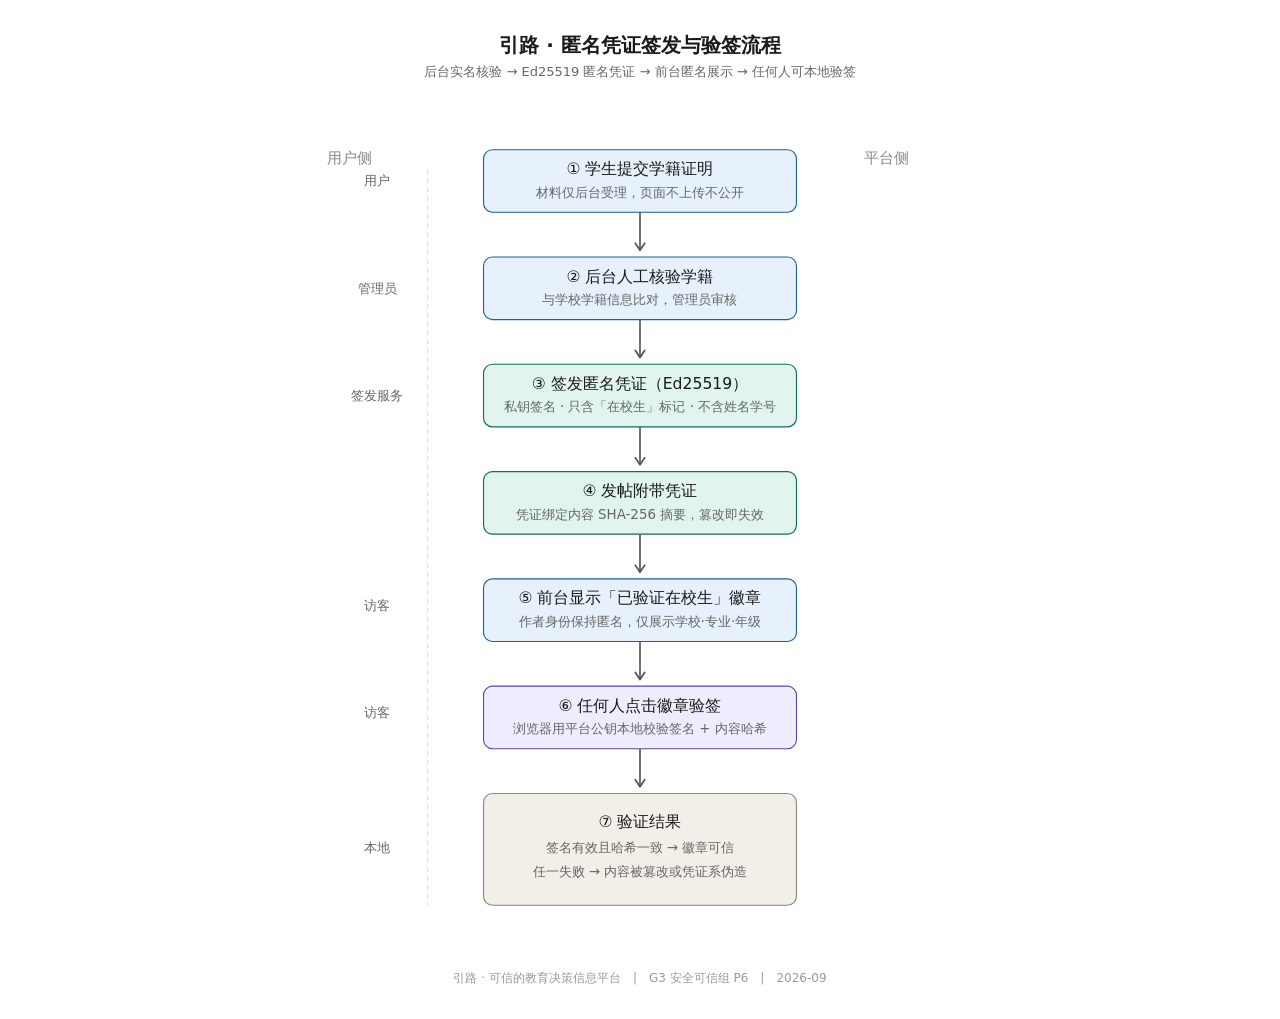
<file: docs/P6_凭证流程图.html>
<!DOCTYPE html>
<html lang="zh-CN" data-page-node-id="MiKG2bX0gWQJUIVkCtTOF6">
<head data-page-node-id="z5WqcI9nu0HfEzafJG0h1e">
<meta charset="UTF-8" data-page-node-id="CHcVsB6eZxP7blDCVbRxp9">
<title>引路 · 匿名凭证签发与验签流程图</title>
<style>
  body{margin:0;padding:32px;background:#ffffff;font-family:"Microsoft YaHei",system-ui,sans-serif;color:#1a1a1a;display:flex;justify-content:center;}
  .wrap{max-width:760px;width:100%;}
  h1{font-size:20px;font-weight:600;text-align:center;margin:0 0 4px;}
  .sub{font-size:13px;color:#666;text-align:center;margin-bottom:24px;}
  svg{width:100%;height:auto;display:block;}
  .th{font-size:14px;font-weight:500;fill:#1a1a1a;}
  .ts{font-size:12px;fill:#666;}
  .lane{font-size:13px;font-weight:500;fill:#888;}
  .node{fill:#E6F1FB;stroke:#185FA5;stroke-width:1;rx:8;}
  .node-teal{fill:#E1F5EE;stroke:#0F6E56;stroke-width:1;}
  .node-purple{fill:#EEEDFE;stroke:#534AB7;stroke-width:1;}
  .arrow{stroke:#555;stroke-width:1.5;fill:none;}
  .foot{font-size:12px;color:#999;text-align:center;margin-top:16px;}
</style>
</head>
<body data-page-node-id="SmztVZsifVn6varobT5qcG">
<div class="wrap" data-page-node-id="dDhmsFueesxRMmc2swiBjT">
  <h1 data-page-node-id="wPYtM4lGlyM7ohgnWJmJMw">引路 · 匿名凭证签发与验签流程</h1>
  <div class="sub" data-page-node-id="JtrycOSatXnJTg7M0EDO7D">后台实名核验 → Ed25519 匿名凭证 → 前台匿名展示 → 任何人可本地验签</div>
  <svg viewBox="0 0 680 760" xmlns="http://www.w3.org/2000/svg" data-page-node-id="yRJIVkMW2Kksq4DoFBg0JF">
    <defs data-page-node-id="AImDRNYv2ADYrcXfFzEDiR">
      <marker id="ar" viewBox="0 0 10 10" refX="8" refY="5" markerWidth="7" markerHeight="7" orient="auto-start-reverse" data-page-node-id="BUSZvByKtUFCFlCGyggO4E">
        <path d="M2 1L8 5L2 9" fill="none" stroke="#555" stroke-width="1.5" stroke-linecap="round" stroke-linejoin="round" data-page-node-id="cpMs22P6s8S3giELzTDU7Q"/>
      </marker>
    </defs>
    <text class="lane" x="60" y="52" data-page-node-id="j8KB11pEH3JjrpotF0xDB6">用户侧</text>
    <line x1="150" y1="58" x2="150" y2="716" stroke="#ddd" stroke-width="1" stroke-dasharray="4 4" data-page-node-id="hCykR488HMuWj28J22gQQG"/>
    <text class="lane" x="540" y="52" data-page-node-id="2CMInpfb1FC38bybhEbc3n">平台侧</text>

    <rect class="node" x="200" y="40" width="280" height="56" rx="8" data-page-node-id="sJKI05KLW6X7FokXsxHsto"/>
    <text class="th" x="340" y="62" text-anchor="middle" data-page-node-id="AQY6YxZCbu78qcbgdANFBU">① 学生提交学籍证明</text>
    <text class="ts" x="340" y="82" text-anchor="middle" data-page-node-id="xNFlgRvBpvoAajPTy5hemT">材料仅后台受理，页面不上传不公开</text>
    <path class="arrow" d="M340 96 L340 130" marker-end="url(#ar)" data-page-node-id="eCzbTaGbzx9i3gbzOGt65T"/>

    <rect class="node" x="200" y="136" width="280" height="56" rx="8" data-page-node-id="TSixLA45lUpEFtVCgrQKzt"/>
    <text class="th" x="340" y="158" text-anchor="middle" data-page-node-id="tyz1DGMDO0Mja4yQ4kSGkL">② 后台人工核验学籍</text>
    <text class="ts" x="340" y="178" text-anchor="middle" data-page-node-id="zKtndpYtvt210otnxwqD9S">与学校学籍信息比对，管理员审核</text>
    <path class="arrow" d="M340 192 L340 226" marker-end="url(#ar)" data-page-node-id="pc0uu7DPNPLnnElJlpkOlv"/>

    <rect class="node-teal" x="200" y="232" width="280" height="56" rx="8" data-page-node-id="sXlQzh3RkGizXDjo1FOiIU"/>
    <text class="th" x="340" y="254" text-anchor="middle" data-page-node-id="dA7LWXwa8lCNmhVYW9XDI1">③ 签发匿名凭证（Ed25519）</text>
    <text class="ts" x="340" y="274" text-anchor="middle" data-page-node-id="qgFoApmIxeDOQaZkO26Epg">私钥签名 · 只含「在校生」标记 · 不含姓名学号</text>
    <path class="arrow" d="M340 288 L340 322" marker-end="url(#ar)" data-page-node-id="0DO4bPknnhJjv8IgmirilC"/>

    <rect class="node-teal" x="200" y="328" width="280" height="56" rx="8" data-page-node-id="eDyUb5psmYCKiAt6WPJHuS"/>
    <text class="th" x="340" y="350" text-anchor="middle" data-page-node-id="q8FSsUJfWzyQJCog3arRIh">④ 发帖附带凭证</text>
    <text class="ts" x="340" y="370" text-anchor="middle" data-page-node-id="SFC08WsO9v2qt9uAP4YrY2">凭证绑定内容 SHA-256 摘要，篡改即失效</text>
    <path class="arrow" d="M340 384 L340 418" marker-end="url(#ar)" data-page-node-id="zSimPiLE5pFnwOBtS76dwh"/>

    <rect class="node" x="200" y="424" width="280" height="56" rx="8" data-page-node-id="1BRq3CcOszhFAHH3leblpm"/>
    <text class="th" x="340" y="446" text-anchor="middle" data-page-node-id="uccH0GRJGZgurPgI49ylBw">⑤ 前台显示「已验证在校生」徽章</text>
    <text class="ts" x="340" y="466" text-anchor="middle" data-page-node-id="Utuen3c5AelTN7O0MkrcWj">作者身份保持匿名，仅展示学校·专业·年级</text>
    <path class="arrow" d="M340 480 L340 514" marker-end="url(#ar)" data-page-node-id="H6AEgB3AH4hu11pOGE7wC4"/>

    <rect class="node-purple" x="200" y="520" width="280" height="56" rx="8" data-page-node-id="2hQdIHRFOqyYUt72K0VZ6U"/>
    <text class="th" x="340" y="542" text-anchor="middle" data-page-node-id="fyeEwNj4q505ylJJwtoYAo">⑥ 任何人点击徽章验签</text>
    <text class="ts" x="340" y="562" text-anchor="middle" data-page-node-id="XygLkIl9n23H4OxiWjFNJ1">浏览器用平台公钥本地校验签名 + 内容哈希</text>
    <path class="arrow" d="M340 576 L340 610" marker-end="url(#ar)" data-page-node-id="3eok1HrCtImPSHsjhhLJRE"/>

    <rect x="200" y="616" width="280" height="100" rx="8" fill="#F1EFE8" stroke="#888780" stroke-width="1" data-page-node-id="QpEooTcLdxs45WxafzEUWc"/>
    <text class="th" x="340" y="646" text-anchor="middle" data-page-node-id="sFHioDmHBuob7CmrRyhuir">⑦ 验证结果</text>
    <text class="ts" x="340" y="668" text-anchor="middle" data-page-node-id="ZbCCCKx6tqciQQyfREtTDn">签名有效且哈希一致 → 徽章可信</text>
    <text class="ts" x="340" y="690" text-anchor="middle" data-page-node-id="6l3xtgjbIXDKXm1ERvwSPD">任一失败 → 内容被篡改或凭证系伪造</text>

    <text class="ts" x="105" y="72" text-anchor="middle" data-page-node-id="SgjLwBjrB1QAbsTvI9XKpP">用户</text>
    <text class="ts" x="105" y="168" text-anchor="middle" data-page-node-id="NdrWT6xluj8vWa28zRg2fm">管理员</text>
    <text class="ts" x="105" y="264" text-anchor="middle" data-page-node-id="mVm0yTFwxH3t6X3IbXBUz5">签发服务</text>
    <text class="ts" x="105" y="452" text-anchor="middle" data-page-node-id="EXqZxGIW8qxCEaYqvQaphU">访客</text>
    <text class="ts" x="105" y="548" text-anchor="middle" data-page-node-id="poLW2eLNrk0RRM16j5HCt4">访客</text>
    <text class="ts" x="105" y="668" text-anchor="middle" data-page-node-id="FbCc7HxXvERtHVVbg95wFG">本地</text>
  </svg>
  <div class="foot" data-page-node-id="3nx4lOKMmCLQF0Gf5llsbc">引路 · 可信的教育决策信息平台　|　G3 安全可信组 P6　|　2026-09</div>
</div>
</body>
</html>
</file>
<file: css/01-base.css>
/**
 * 基础变量、字体、层级标签、传灯计划
 * 原 styles.css 第 1-162 行（机械切分，内容未改动）
 * 建议维护：G1 前端组
 */
:root {
  --navy: #37695f;
  --navy-soft: #58857b;
  --ink: #334742;
  --muted: #6f827c;
  --line: #d0e5df;
  --paper: #f8fcfb;
  --white: #ffffff;
  --blue: #7b6fd2;
  --cyan: #75c7ba;
  --teal: #57a889;
  --amber: #d7ad5a;
  --red: #d97f96;
  --shadow: 0 14px 34px rgba(55, 105, 95, .12);
  --brand-mark-body: #cbeee5;
  --brand-mark-edge: #83c9bf;
  --brand-mark-fold: #d7c6ee;
  --brand-mark-gap: #fffdf8;
  --brand-mark-dot: #e7b8d0;
  --font-sans: "Noto Sans SC", "Source Han Sans SC", "PingFang SC", "Microsoft YaHei", sans-serif;
  --type-display: 52px;
  --type-section: 24px;
  --type-body: 14px;
  --type-nav: 14px;
  --type-helper: 11px;
}

html[data-theme="milestone"] {
  --navy: #2477a7;
  --navy-soft: #438fba;
  --ink: #285069;
  --muted: #69808b;
  --line: #cde4ed;
  --paper: #f5fcff;
  --blue: #6bbcf9;
  --cyan: #a2daf8;
  --teal: #3e9fc8;
  --amber: #ef8f5c;
  --red: #e15e3d;
  --shadow: 0 14px 34px rgba(36, 119, 167, .15);
}

* { box-sizing: border-box; }
html { scroll-behavior: smooth; }
body { margin: 0; background: var(--paper); color: var(--ink); font-family: var(--font-sans); font-size: var(--type-body); line-height: 1.75; letter-spacing: 0; }
button, input, textarea, select { font: inherit; }
button { border: 0; cursor: pointer; }
button:focus-visible, input:focus-visible, textarea:focus-visible, select:focus-visible { outline: 3px solid rgba(34, 184, 206, .25); outline-offset: 2px; }
svg { width: 17px; height: 17px; stroke-width: 1.8; }

.app-shell { min-height: 100vh; display: flex; }
.sidebar { width: 248px; flex: 0 0 248px; min-height: 100vh; background: var(--navy); color: #c4d4e1; padding: 23px 18px 18px; display: flex; flex-direction: column; position: sticky; top: 0; height: 100vh; z-index: 20; }
.brand-lockup { display: flex; align-items: center; gap: 11px; padding: 0 8px 32px; }
.brand-mark { width: 42px; height: 42px; flex: 0 0 42px; display: block; overflow: visible; background: transparent; }
.brand-name { color: #fff; font-size: 22px; font-weight: 800; line-height: 1; letter-spacing: 0; }
.brand-tagline { color: #87a3b9; font-size: 11px; margin-top: 5px; }
.sidebar-label { margin: 0 13px 10px; color: #8ea8bc; font-weight: 700; font-size: 12px; }
.sidebar-nav { display: grid; gap: 6px; }
.nav-item { width: 100%; height: 46px; border-radius: 10px; padding: 0 14px; display: flex; align-items: center; gap: 14px; background: transparent; color: #a9c0d1; text-align: left; position: relative; font-size: var(--type-nav); line-height: 1.45; }
.nav-item:hover { color: white; background: rgba(255,255,255,.05); }
.nav-item.active { background: #194462; color: #fff; box-shadow: inset 4px 0 0 var(--cyan); }
.nav-item.active svg { color: var(--cyan); }
.nav-dot-icon { width: 17px; height: 17px; display: grid; flex: 0 0 17px; place-items: center; color: inherit; }
.nav-dot-icon::before { width: 13px; height: 13px; content: ""; border-radius: 50%; background: currentColor; }
.nav-item.active .nav-dot-icon { color: var(--theme-nav-accent, var(--cyan)); }
.nav-item span:not(.nav-count) { font-weight: 600; }
.nav-count { margin-left: auto; color: #9cc4d6; font-size: 11px; background: rgba(255,255,255,.08); padding: 2px 7px; border-radius: 8px; }
.sidebar-divider { height: 1px; background: #29445b; margin: 26px 10px 23px; }
.source-list { display: grid; gap: 15px; padding: 0 13px; }
.source-list span { display: flex; align-items: center; gap: 10px; font-size: 12px; }
.dot { width: 9px; height: 9px; border-radius: 50%; display: inline-block; }
.dot.blue, .blue { background: var(--blue); }.dot.teal, .teal { background: var(--teal); }.dot.amber, .amber { background: var(--amber); }.dot.cyan, .cyan { background: var(--cyan); }
.sidebar-footer { margin-top: auto; padding: 18px 9px 0; color: #6c899e; font-size: 11px; display: flex; align-items: center; gap: 8px; }
.prototype-dot { width: 7px; height: 7px; background: var(--amber); border-radius: 50%; }

.main-area { flex: 1; min-width: 0; display: flex; flex-direction: column; }
.topbar { height: 76px; background: rgba(255,255,255,.94); border-bottom: 1px solid var(--line); display: flex; align-items: center; padding: 0 36px; position: sticky; top: 0; z-index: 10; }
.breadcrumb { display: flex; align-items: center; gap: 12px; color: #9aaebb; font-size: 13px; }.breadcrumb strong { color: var(--ink); font-weight: 700; }.breadcrumb-separator { color: #c6d2db; }
.top-actions { margin-left: auto; display: flex; align-items: center; gap: 14px; }.profile-name { color: var(--ink); font-weight: 700; font-size: 13px; }.icon-button { width: 34px; height: 34px; display: grid; place-items: center; color: #6c8497; background: transparent; border-radius: 8px; position: relative; }.icon-button:hover { background: #edf4f7; color: var(--ink); }.menu-button { display: none; }
.notification-dot { position: absolute; width: 6px; height: 6px; border: 1px solid white; background: var(--amber); border-radius: 50%; top: 7px; right: 7px; }.avatar-button { width: 34px; height: 34px; border-radius: 50%; background: var(--teal); color: white; font-weight: 800; }
.view-stack { width: min(1350px, 100%); margin: 0 auto; padding: 40px 44px 0; flex: 1; }.view { display: none; animation: appear .25s ease; }.view.active { display: block; }@keyframes appear { from { opacity: .1; transform: translateY(5px); } to { opacity: 1; transform: translateY(0); } }
.hero-grid { display: grid; grid-template-columns: minmax(300px, .88fr) minmax(500px, 1.12fr); gap: 50px; align-items: center; min-height: 480px; }.eyebrow, .section-kicker { color: var(--blue); text-transform: uppercase; letter-spacing: 1.4px; font-size: 11px; font-weight: 800; display: flex; align-items: center; gap: 9px; }.eyebrow-line { width: 28px; height: 2px; background: var(--cyan); }.hero-copy h1 { max-width: 520px; font-size: clamp(36px, 4vw, 56px); line-height: 1.12; letter-spacing: -.5px; margin: 16px 0 16px; color: var(--navy); }.hero-subtitle { font-size: 17px; color: var(--muted); line-height: 1.8; max-width: 480px; margin: 0; }.hero-actions { display: flex; align-items: center; gap: 10px; margin-top: 28px; }.primary-button, .orange-button, .cyan-button, .quiet-button, .text-button { display: inline-flex; align-items: center; justify-content: center; gap: 8px; border-radius: 8px; min-height: 40px; padding: 0 16px; font-weight: 700; transition: transform .18s, box-shadow .18s, background .18s; }.primary-button { color: white; background: var(--blue); box-shadow: 0 7px 17px rgba(21,153,209,.22); }.primary-button:hover, .cyan-button:hover, .orange-button:hover { transform: translateY(-2px); box-shadow: 0 10px 20px rgba(16,64,96,.16); }.quiet-button { color: #4b667b; background: #eaf1f4; }.quiet-button:hover { background: #dfeaf0; }.text-button { padding: 0; color: var(--blue); background: transparent; }.text-button:hover { color: var(--navy); }.orange-button { width: 100%; background: var(--amber); color: white; }.cyan-button { background: var(--cyan); color: var(--navy); }.full-button { width: 100%; }
.hero-proof { display: flex; align-items: center; gap: 12px; margin-top: 35px; }.proof-avatars { display: flex; }.proof-avatars span { width: 28px; height: 28px; margin-right: -5px; border: 2px solid var(--paper); border-radius: 50%; display: grid; place-items: center; color: white; font-size: 10px; font-weight: 800; }.proof-avatars span:nth-child(1) { background: var(--blue); }.proof-avatars span:nth-child(2) { background: var(--teal); }.proof-avatars span:nth-child(3) { background: var(--amber); }.proof-avatars span:nth-child(4) { background: var(--cyan); }.hero-proof strong { display: block; color: var(--ink); font-size: 12px; }.hero-proof small { display: block; color: var(--muted); font-size: 11px; margin-top: 4px; }
.decision-card { min-width: 0; overflow: hidden; background: var(--white); border: 1px solid var(--line); border-radius: 12px; padding: 18px 18px 14px; box-shadow: var(--shadow); outline: 0; }.decision-card:focus-visible { outline: 2px solid var(--blue); outline-offset: 3px; }.decision-card-toolbar { display: flex; align-items: center; justify-content: space-between; gap: 12px; padding: 0 8px; }.card-kicker { display: flex; align-items: center; gap: 8px; color: var(--teal); font-size: 11px; font-weight: 800; letter-spacing: 1px; }.status-pulse { width: 7px; height: 7px; border-radius: 50%; background: var(--teal); box-shadow: 0 0 0 4px rgba(16,181,159,.12); }.stage-arrows { display: flex; align-items: center; gap: 3px; }.stage-arrows .icon-button { width: 31px; height: 31px; background: #f1f6f8; }.stage-arrow-symbol { width: 8px; height: 8px; display: block; border-top: 2px solid currentColor; border-right: 2px solid currentColor; }.stage-arrow-symbol.left { transform: rotate(-135deg); margin-left: 3px; }.stage-arrow-symbol.right { transform: rotate(45deg); margin-right: 3px; }.stage-carousel-viewport { height: 342px; position: relative; overflow: hidden; margin-top: 10px; perspective: 900px; }.stage-slide { width: calc(100% - 78px); height: 322px; position: absolute; top: 10px; left: 39px; z-index: 0; overflow: hidden; padding: 21px; background: #f5f9fa; border: 1px solid #dce8ed; border-radius: 9px; opacity: 0; pointer-events: none; transform: translateX(0) scale(.78); transition: transform .38s ease, opacity .3s ease, box-shadow .38s ease; }.stage-slide.active { z-index: 3; opacity: 1; pointer-events: auto; background: white; border-color: #c6dce5; box-shadow: 0 15px 30px rgba(18,64,91,.13); transform: translateX(0) scale(1); }.stage-slide.previous { z-index: 1; opacity: .78; transform: translateX(-92%) scale(.86) rotateY(7deg); }.stage-slide.next { z-index: 1; opacity: .78; transform: translateX(92%) scale(.86) rotateY(-7deg); }.stage-slide.hidden-stage { opacity: 0; transform: scale(.72); }.stage-slide-edge { display: none; position: absolute; inset: 0; align-items: center; justify-content: center; color: #7f96a6; font-size: 10px; font-weight: 800; writing-mode: vertical-rl; }.stage-slide:not(.active) > :not(.stage-slide-edge) { opacity: 0; }.stage-slide:not(.active) .stage-slide-edge { display: flex; }.stage-slide header > span { display: block; color: var(--blue); font-size: 9px; font-weight: 800; }.stage-slide h2 { margin: 7px 0 0; color: var(--navy); font-size: 23px; }.stage-slide header p { min-height: 38px; margin: 6px 0 0; color: var(--muted); font-size: 11px; line-height: 1.7; }.stage-slide-search { height: 43px; display: grid; grid-template-columns: auto minmax(0, 1fr) 32px; align-items: center; gap: 8px; margin-top: 13px; padding: 5px 5px 5px 11px; background: #f5f9fa; border: 1px solid #d6e4e9; border-radius: 8px; }.stage-slide-search > svg { width: 15px; color: var(--blue); }.stage-slide-search input { width: 100%; min-width: 0; color: var(--ink); background: transparent; border: 0; outline: 0; font-size: 11px; }.stage-slide-search button { width: 32px; height: 32px; display: grid; place-items: center; color: white; background: var(--blue); border-radius: 7px; }.stage-slide-search button svg { width: 14px; }.stage-quick-tasks { display: grid; grid-template-columns: repeat(2, minmax(0, 1fr)); gap: 8px; margin-top: 12px; }.stage-quick-tasks button { min-width: 0; min-height: 48px; display: flex; align-items: center; gap: 8px; padding: 8px 10px; color: #4f6d80; background: #eef5f7; border: 1px solid transparent; border-radius: 7px; text-align: left; font-size: 10px; font-weight: 800; }.stage-quick-tasks button:hover { color: var(--navy); background: #e4f3f6; border-color: #b9dbe4; }.stage-quick-tasks button svg { width: 15px; flex: 0 0 15px; color: var(--teal); }.stage-quick-tasks button span { min-width: 0; overflow-wrap: anywhere; }.stage-pagination { min-height: 23px; display: flex; align-items: center; justify-content: center; gap: 7px; }.stage-pagination button { width: 7px; height: 7px; padding: 0; background: #cbd9df; border-radius: 50%; transition: width .2s, background .2s; }.stage-pagination button.active { width: 20px; background: var(--blue); border-radius: 99px; }.stage-pagination span { margin-left: 5px; color: #8da0ac; font-size: 9px; font-weight: 800; }.decision-note { display: flex; align-items: center; justify-content: center; gap: 7px; color: #879aaa; font-size: 10px; margin-top: 7px; }.decision-note svg { color: var(--teal); width: 14px; }
.signal-row { display: grid; grid-template-columns: repeat(3,1fr); border-top: 1px solid var(--line); border-bottom: 1px solid var(--line); padding: 21px 0; margin: 20px 0 49px; }.signal-item { display: flex; gap: 12px; align-items: center; padding: 0 19px; border-right: 1px solid var(--line); }.signal-item:last-child { border-right: 0; }.signal-icon { width: 36px; height: 36px; display: grid; place-items: center; border-radius: 9px; flex: 0 0 36px; }.blue-bg { color: var(--blue); background: #e2f3f8; }.teal-bg { color: var(--teal); background: #e1f5f0; }.amber-bg { color: var(--amber); background: #fff3d9; }.signal-item strong, .signal-item small { display: block; }.signal-item strong { font-size: 12px; }.signal-item small { color: var(--muted); font-size: 10px; margin-top: 4px; }
.content-section { scroll-margin-top: 100px; }.section-heading { display: flex; justify-content: space-between; align-items: end; gap: 20px; }.section-heading h2 { margin: 9px 0 5px; font-size: 25px; color: var(--navy); }.section-heading p { margin: 0; color: var(--muted); }.filter-bar { display: flex; align-items: center; justify-content: space-between; gap: 20px; margin: 26px 0 19px; }.filter-pills { display: flex; gap: 9px; flex-wrap: wrap; }.filter-pill { padding: 8px 15px; border-radius: 99px; color: #718698; background: #eaf2f5; font-weight: 700; font-size: 12px; }.filter-pill.active, .filter-pill:hover { background: var(--blue); color: white; }.same-school-toggle { display: inline-flex; align-items: center; gap: 8px; white-space: nowrap; color: var(--amber); font-weight: 700; font-size: 12px; cursor: pointer; }.same-school-toggle input { display: none; }.toggle-track { width: 34px; height: 20px; background: #d8e5ea; border-radius: 99px; position: relative; transition: background .2s; }.toggle-track:after { content: ""; width: 14px; height: 14px; background: white; border-radius: 50%; position: absolute; top: 3px; left: 3px; box-shadow: 0 1px 3px rgba(0,0,0,.15); transition: left .2s; }.same-school-toggle input:checked + .toggle-track { background: var(--amber); }.same-school-toggle input:checked + .toggle-track:after { left: 17px; }
.workspace-grid { display: grid; grid-template-columns: minmax(0, 1fr) 330px; gap: 20px; }.experience-grid { display: grid; grid-template-columns: repeat(2, minmax(0,1fr)); gap: 16px; }.experience-card { background: var(--white); border: 1px solid var(--line); border-top: 4px solid var(--blue); border-radius: 9px; padding: 18px 19px 17px; min-height: 233px; transition: box-shadow .2s, transform .2s; }.experience-card:nth-child(2n) { border-top-color: var(--teal); }.experience-card:hover { transform: translateY(-3px); box-shadow: var(--shadow); }.experience-top { display: flex; align-items: flex-start; gap: 11px; }.school-avatar { width: 35px; height: 35px; flex: 0 0 35px; display: grid; place-items: center; border-radius: 50%; background: #e4f4f8; color: var(--blue); font-weight: 800; }.experience-card:nth-child(2n) .school-avatar { background: #e3f5f1; color: var(--teal); }.experience-school { min-width: 0; flex: 1; }.experience-school strong { display: block; font-size: 14px; }.experience-school small { display: block; color: var(--muted); margin-top: 5px; }.verified-tag { color: var(--blue); background: #e5f4f9; border-radius: 99px; padding: 5px 8px; font-size: 10px; white-space: nowrap; font-weight: 800; }.experience-card:nth-child(2n) .verified-tag { color: var(--teal); background: #e6f6f2; }.experience-divider { height: 1px; background: var(--line); margin: 16px 0 13px; }.score-row { display: flex; align-items: baseline; gap: 7px; color: #7890a0; font-size: 11px; }.score-row strong { color: var(--blue); font-size: 28px; line-height: 1; }.experience-card:nth-child(2n) .score-row strong { color: var(--teal); }.score-row span { color: #9aaebb; }.experience-card p { color: #526f83; line-height: 1.65; font-size: 12px; min-height: 40px; margin: 13px 0 13px; }.tag-row { display: flex; gap: 7px; flex-wrap: wrap; }.content-tag { background: #e8f5f8; color: var(--blue); border-radius: 99px; padding: 6px 10px; font-size: 10px; font-weight: 700; }.experience-card:nth-child(2n) .content-tag { background: #e5f6f2; color: var(--teal); }.empty-state { grid-column: 1 / -1; padding: 60px 20px; text-align: center; color: var(--muted); background: #fff; border: 1px dashed var(--line); border-radius: 9px; }
.side-column { display: grid; gap: 17px; align-content: start; }.question-card { overflow: hidden; border: 1px solid var(--line); border-radius: 9px; background: var(--white); }.side-card-topline { height: 8px; }.orange-line { background: var(--amber); }.side-card-content { padding: 22px 24px 19px; }.side-card-label { display: flex; align-items: center; gap: 7px; color: var(--amber); font-weight: 800; font-size: 12px; }.side-card-content h3 { font-size: 17px; line-height: 1.55; margin: 15px 0 17px; color: var(--navy); }.question-example { padding: 17px 16px; border-radius: 9px; color: #7a5d1f; background: #fff4da; font-size: 12px; line-height: 1.7; margin-bottom: 18px; }.matching-note { display: flex; gap: 6px; align-items: center; color: #9aaebb; font-size: 10px; margin-top: 14px; }.matching-note svg { width: 14px; color: var(--amber); }.family-card { color: white; background: var(--navy); border-radius: 9px; padding: 23px 24px 21px; }.family-card-title { display: flex; align-items: center; gap: 10px; font-size: 15px; font-weight: 800; }.family-icon { width: 30px; height: 30px; background: #1d425d; color: var(--cyan); border-radius: 8px; display: grid; place-items: center; }.family-card p { color: #9fb7c7; font-size: 11px; line-height: 1.7; margin: 16px 0 18px; }.family-card .cyan-button { width: 100%; }
.trust-section { margin: 63px 0 38px; padding: 30px 0 0; border-top: 1px solid var(--line); display: grid; grid-template-columns: .86fr 1.14fr; gap: 40px; align-items: center; }.trust-copy h2 { margin: 9px 0; font-size: 23px; color: var(--navy); }.trust-copy p { margin: 0; color: var(--muted); line-height: 1.8; }.source-cards { display: grid; grid-template-columns: repeat(4,1fr); gap: 10px; }.source-card { min-height: 101px; border-radius: 9px; padding: 18px 15px 13px; display: flex; flex-direction: column; gap: 14px; }.source-card strong { font-size: 12px; }.source-card small { color: #70889a; font-size: 10px; }.source-dot { width: 21px; height: 21px; border-radius: 50%; }.amber-source { background: #fff2d4; }.amber-source .source-dot { background: var(--amber); }.teal-source { background: #e1f5f0; }.teal-source .source-dot { background: var(--teal); }.blue-source { background: #e2f2fa; }.blue-source .source-dot { background: var(--blue); }.cyan-source { background: #def6f8; }.cyan-source .source-dot { background: var(--cyan); }
.page-header { display: flex; justify-content: space-between; align-items: end; gap: 20px; margin: 10px 0 30px; }.page-header h1 { font-size: 34px; color: var(--navy); margin: 11px 0 8px; }.page-header p { margin: 0; color: var(--muted); }.mvp-badge { display: inline-flex; align-items: center; gap: 8px; color: var(--teal); background: #e3f6f1; border-radius: 99px; padding: 9px 13px; font-size: 12px; font-weight: 800; }
.question-layout, .family-layout, .trust-dashboard { display: grid; grid-template-columns: minmax(0,1.25fr) minmax(280px,.75fr); gap: 20px; }.question-list-panel, .family-main-card, .verification-card, .trust-principles, .compare-board, .answering-panel, .privacy-card { background: white; border: 1px solid var(--line); border-radius: 10px; }.question-list-panel, .family-main-card, .verification-card, .trust-principles, .compare-board { padding: 24px; }.panel-heading, .compare-toolbar { display: flex; justify-content: space-between; align-items: center; }.panel-heading h2 { font-size: 18px; margin: 0; }.count-badge { color: var(--blue); background: #e5f4f9; padding: 5px 9px; border-radius: 99px; font-size: 11px; font-weight: 800; }.question-list { display: grid; gap: 11px; margin-top: 20px; }.question-list-item { border: 1px solid #e3edf1; border-radius: 8px; padding: 16px; }.question-list-item header { display: flex; align-items: center; justify-content: space-between; gap: 12px; }.question-list-item strong { font-size: 13px; }.question-status { font-size: 10px; padding: 4px 8px; border-radius: 99px; color: var(--teal); background: #e4f6f1; }.question-status.waiting { color: var(--amber); background: #fff3d8; }.question-list-item p { color: #61798b; line-height: 1.7; margin: 11px 0; font-size: 12px; }.question-meta { color: #9babb5; font-size: 10px; display: flex; gap: 10px; }.answering-panel { background: var(--navy); color: white; padding: 30px 28px; min-height: 300px; }.answering-icon { width: 44px; height: 44px; border-radius: 10px; background: #194462; color: var(--cyan); display: grid; place-items: center; }.answering-panel h2 { margin: 26px 0 10px; font-size: 22px; }.answering-panel p { color: #a3bdca; line-height: 1.8; font-size: 13px; }.answering-stats { display: flex; gap: 26px; margin-top: 32px; }.answering-stats strong, .answering-stats small { display: block; }.answering-stats strong { color: var(--cyan); font-size: 19px; }.answering-stats small { margin-top: 5px; color: #87a5b7; font-size: 10px; }
.compare-toolbar { padding-bottom: 18px; border-bottom: 1px solid var(--line); }.compare-toolbar strong { font-size: 18px; }.compare-toolbar span { color: var(--muted); margin-left: 10px; font-size: 12px; }.compare-table { display: grid; margin-top: 19px; }.compare-row { display: grid; grid-template-columns: 1fr 1.25fr 1.25fr; min-height: 72px; border-bottom: 1px solid #e7eef2; align-items: center; gap: 15px; color: #506d82; line-height: 1.6; }.compare-row > span:first-child { color: #8ba0ae; font-size: 12px; }.compare-head { min-height: 40px; font-size: 12px; color: var(--navy); font-weight: 800; }.compare-head span:nth-child(2) { color: var(--blue); }.compare-head span:nth-child(3) { color: var(--teal); }.score-blue { color: var(--blue); font-size: 21px; }.score-teal { color: var(--teal); font-size: 21px; }.compare-row small { color: #9babb5; }.mini-source { display: inline-block; width: 8px; height: 8px; border-radius: 50%; margin-right: 7px; }.compare-footnote { display: flex; align-items: center; gap: 7px; color: #91a5b2; font-size: 11px; margin-top: 18px; }.compare-footnote svg { color: var(--blue); width: 15px; }
.family-header { display: flex; gap: 17px; align-items: center; border-bottom: 1px solid var(--line); padding-bottom: 24px; }.family-large-icon { width: 54px; height: 54px; display: grid; place-items: center; border-radius: 12px; background: #e4f6f5; color: var(--teal); }.linked-status { display: block; color: var(--amber); font-size: 10px; font-weight: 800; }.linked-status span { display: inline-block; width: 6px; height: 6px; border-radius: 50%; background: var(--amber); margin-right: 5px; }.family-header h2 { margin: 9px 0 4px; }.family-header p { color: var(--muted); margin: 0; font-size: 12px; }.family-empty { min-height: 250px; display: grid; place-items: center; text-align: center; align-content: center; gap: 9px; color: var(--muted); }.family-empty svg { width: 34px; height: 34px; color: var(--cyan); margin-bottom: 7px; }.family-empty strong { color: var(--ink); }.family-empty span { font-size: 11px; margin-bottom: 12px; }.privacy-card { background: var(--navy); color: white; padding: 26px; }.privacy-card h2 { font-size: 18px; margin: 19px 0; }.privacy-card ul { list-style: none; padding: 0; margin: 0; display: grid; gap: 14px; color: #a7bdca; font-size: 12px; }.privacy-card li { display: flex; gap: 9px; align-items: center; }.privacy-card li svg { color: var(--cyan); width: 15px; }
.verification-card { box-shadow: var(--shadow); }.verification-status { display: flex; align-items: center; gap: 12px; padding-bottom: 22px; border-bottom: 1px solid var(--line); }.status-icon { width: 43px; height: 43px; border-radius: 10px; color: var(--teal); background: #e1f5f0; display: grid; place-items: center; }.verification-status span:not(.status-icon):not(.status-label), .verification-status strong { display: block; }.verification-status span:not(.status-icon):not(.status-label) { color: var(--muted); font-size: 11px; }.verification-status strong { margin-top: 5px; font-size: 14px; }.status-label { margin-left: auto; color: var(--amber); background: #fff3d8; font-size: 10px; font-weight: 800; padding: 6px 9px; border-radius: 99px; }.verify-progress { padding: 23px 0; }.progress-title { display: flex; justify-content: space-between; color: var(--muted); font-size: 11px; }.progress-title strong { color: var(--teal); }.progress-track { height: 6px; background: #e5edf0; border-radius: 99px; margin: 11px 0 17px; }.progress-track span { display: block; width: 34%; height: 100%; border-radius: inherit; background: var(--teal); }.verify-steps { display: flex; justify-content: space-between; color: #9aacb7; font-size: 10px; }.verify-steps span { display: flex; align-items: center; gap: 5px; }.verify-steps svg { width: 13px; }.verify-steps .done { color: var(--teal); }.trust-principles { padding: 25px 27px; }.trust-principles h2 { margin: 0 0 22px; font-size: 19px; }.principle { display: flex; gap: 14px; padding: 16px 0; border-top: 1px solid var(--line); }.principle-number { color: var(--cyan); font-weight: 800; font-size: 13px; }.principle strong { font-size: 13px; }.principle p { margin: 6px 0 0; color: var(--muted); font-size: 11px; line-height: 1.7; }
.site-footer { max-width: 1350px; width: 100%; margin: 42px auto 0; padding: 22px 44px 25px; border-top: 1px solid var(--line); display: flex; justify-content: space-between; color: #94a8b4; font-size: 11px; }.site-footer span span { margin-left: 24px; }.site-footer strong { color: var(--navy); font-size: 13px; }
.modal-backdrop { display: none; position: fixed; z-index: 100; inset: 0; padding: 20px; background: rgba(7, 27, 44, .56); align-items: center; justify-content: center; }.modal-backdrop.open { display: flex; }.modal { width: min(560px, 100%); position: relative; background: white; border-radius: 12px; padding: 31px; box-shadow: 0 24px 65px rgba(0,0,0,.22); }.modal-close { position: absolute; top: 17px; right: 17px; }.modal-kicker { color: var(--amber); font-size: 11px; font-weight: 800; letter-spacing: 1px; }.modal h2 { color: var(--navy); margin: 13px 0 7px; font-size: 24px; }.modal-description { color: var(--muted); margin: 0 0 22px; font-size: 12px; }.field-label, .modal-fields label span { display: block; color: var(--ink); font-size: 12px; font-weight: 800; margin-bottom: 8px; }.modal textarea { display: block; width: 100%; min-height: 115px; resize: vertical; padding: 12px; border: 1px solid var(--line); border-radius: 8px; color: var(--ink); outline: 0; }.modal textarea::placeholder { color: #a6b6c0; }.modal-fields { display: grid; grid-template-columns: repeat(2,1fr); gap: 12px; margin-top: 17px; }.modal-fields select { width: 100%; height: 41px; padding: 0 10px; border: 1px solid var(--line); border-radius: 8px; color: var(--ink); background: white; }.modal-fields label span { color: var(--muted); }.modal-actions { display: flex; justify-content: flex-end; gap: 10px; margin-top: 25px; }.toast { position: fixed; left: 50%; bottom: 26px; z-index: 120; transform: translate(-50%, 20px); opacity: 0; pointer-events: none; display: flex; align-items: center; gap: 9px; padding: 12px 17px; border-radius: 8px; background: var(--navy); color: white; box-shadow: 0 13px 32px rgba(8,35,56,.22); transition: opacity .2s, transform .2s; font-size: 12px; }.toast.show { opacity: 1; transform: translate(-50%,0); }.toast svg { color: var(--cyan); }

/* A1 均衡层级：全站字体与首页标题标尺 */
.eyebrow,
.section-kicker,
.subsection-kicker,
.card-kicker,
.modal-kicker {
  font-size: var(--type-helper);
  letter-spacing: 0;
}
.hero-copy h1 {
  font-size: var(--type-display);
  font-weight: 800;
  line-height: 1.16;
  letter-spacing: 0;
}
.section-heading h2,
.subsection-heading h2,
.trust-copy h2 {
  font-size: var(--type-section);
  line-height: 1.4;
}

@media (max-width: 1080px) { .sidebar { width: 216px; flex-basis: 216px; }.view-stack { padding: 34px 28px 0; }.topbar { padding: 0 28px; }.hero-grid { gap: 28px; grid-template-columns: .85fr 1.15fr; }.workspace-grid { grid-template-columns: minmax(0,1fr) 285px; }.source-cards { grid-template-columns: repeat(2,1fr); } }
@media (max-width: 820px) { .sidebar { position: fixed; left: 0; transform: translateX(-100%); transition: transform .25s; box-shadow: 10px 0 35px rgba(0,0,0,.14); }.sidebar.open { transform: translateX(0); }.main-area { width: 100%; }.menu-button { display: grid; margin-right: 11px; }.topbar { padding: 0 18px; }.profile-name { display: none; }.view-stack { padding: 28px 19px 0; }.hero-grid, .trust-section, .question-layout, .family-layout, .trust-dashboard { grid-template-columns: 1fr; }.hero-copy { padding: 12px 0; }.hero-copy h1 { font-size: 42px; }.decision-card { padding: 18px 14px 14px; }.signal-row { grid-template-columns: 1fr; gap: 0; margin-bottom: 38px; padding: 7px 0; }.signal-item { border-right: 0; border-bottom: 1px solid var(--line); padding: 13px 0; }.signal-item:last-child { border-bottom: 0; }.workspace-grid { grid-template-columns: 1fr; }.side-column { grid-template-columns: repeat(2,1fr); }.page-header { align-items: flex-start; flex-direction: column; }.page-header h1 { font-size: 30px; }.site-footer { padding: 22px 19px 25px; flex-direction: column; gap: 10px; }.site-footer span span { margin-left: 13px; } }
@media (max-width: 540px) { .top-actions .icon-button:last-child { display: none; }.hero-copy h1 { font-size: 36px; }.hero-actions { align-items: stretch; flex-direction: column; }.hero-actions button { width: 100%; }.stage-carousel-viewport { height: 350px; }.stage-slide { width: calc(100% - 44px); height: 330px; left: 22px; padding: 18px; }.stage-slide.previous { transform: translateX(-96%) scale(.86) rotateY(6deg); }.stage-slide.next { transform: translateX(96%) scale(.86) rotateY(-6deg); }.stage-slide header p { min-height: 55px; }.stage-quick-tasks button { min-height: 48px; padding: 7px; }.filter-bar { align-items: flex-start; flex-direction: column; gap: 14px; }.experience-grid { grid-template-columns: 1fr; }.side-column { grid-template-columns: 1fr; }.section-heading { align-items: flex-start; flex-direction: column; }.source-cards { grid-template-columns: repeat(2,1fr); }.modal { padding: 25px 20px; }.modal-fields { grid-template-columns: 1fr; }.compare-board { padding: 16px; overflow-x: auto; }.compare-table { min-width: 560px; } }

/* 来源层级标签 */
.source-level-tag { display: inline-flex; align-items: center; gap: 5px; border-radius: 99px; padding: 3px 9px; font-size: 10px; font-weight: 800; }
.source-level-tag.level-data { background: #fff2d4; color: #a06c00; }
.source-level-tag.level-official { background: #e1f5f0; color: #0a7a6a; }
.source-level-tag.level-student { background: #e2f2fa; color: #0d6fa0; }
.source-level-tag.level-expert { background: #def6f8; color: #0b6e7c; }

/* 共识度展示 */
.consensus-row { margin: 10px 0 8px; }
.consensus-bar-wrap { display: flex; align-items: center; gap: 8px; margin-bottom: 5px; }
.consensus-bar { flex: 1; height: 5px; background: #e5edf0; border-radius: 99px; overflow: hidden; }
.consensus-fill { height: 100%; background: var(--teal); border-radius: 99px; }
.consensus-label { font-size: 10px; color: var(--muted); }
.consensus-detail { font-size: 10px; color: #7a9aaa; line-height: 1.6; }

/* 仅供参考提示 */
.low-sample-tip { display: flex; align-items: center; gap: 5px; font-size: 10px; color: var(--amber); background: #fff8e8; border-radius: 6px; padding: 5px 9px; margin-top: 6px; }

/* 传灯计划区块 */
.dengplan-section { margin: 60px 0 48px; padding: 40px 44px; background: linear-gradient(135deg, #0b2239 0%, #173b59 100%); border-radius: 14px; color: white; }
.dengplan-header { text-align: center; margin-bottom: 40px; }
.dengplan-header .section-kicker { justify-content: center; color: var(--cyan); }
.dengplan-header h2 { margin: 12px 0 10px; font-size: var(--type-section); line-height: 1.4; color: white; }
.dengplan-header p { color: #a3bdca; font-size: 14px; line-height: 1.8; max-width: 540px; margin: 0 auto; }
.dengplan-flow { display: flex; align-items: center; justify-content: center; gap: 0; flex-wrap: wrap; }
.flow-step { text-align: center; padding: 20px 22px; background: rgba(255,255,255,.05); border-radius: 10px; min-width: 130px; }
.flow-step-highlight { background: rgba(34,184,206,.15); border: 1px solid rgba(34,184,206,.3); }
.flow-num { display: block; color: var(--cyan); font-size: var(--type-helper); font-weight: 800; letter-spacing: 0; margin-bottom: 10px; }
.flow-step strong { display: block; font-size: 14px; color: white; }
.flow-step small { display: block; font-size: 10px; color: #87a5b7; margin-top: 6px; line-height: 1.5; }
.flow-arrow { color: #4a6e85; padding: 0 8px; }
.flow-arrow svg { width: 18px; }

@media (max-width: 820px) {
  .dengplan-section { padding: 28px 20px; }
  .dengplan-flow { gap: 10px; }
  .flow-arrow { transform: rotate(90deg); }
}
</file>
<file: css/02-account.css>
/**
 * 账户与本地数据状态
 * 原 styles.css 第 163-423 行（机械切分，内容未改动）
 * 建议维护：G1 前端组
 */
/* 完整试用版账户与本地数据状态 */
.hidden { display: none !important; }
.account-modal { width: min(690px, 100%); max-height: min(760px, calc(100vh - 40px)); overflow-y: auto; }
.qa-section.hidden { display: none; }
.qa-section .question-layout { align-items: start; }
.qa-subheading { margin-top: 28px; padding-top: 24px; border-top: 1px solid var(--line); }
.answering-intro { background: var(--navy); color: white; margin: -24px -24px 24px; padding: 27px 24px 24px; border-radius: 10px 10px 0 0; }
.answering-intro h2 { margin: 20px 0 9px; font-size: 21px; }
.answering-intro p { color: #a3bdca; line-height: 1.8; font-size: 13px; margin: 0; }
.qa-rule-card { margin-top: 25px; border: 0; border-radius: 8px; padding: 21px; }
.qa-rule-card h2 { font-size: 16px; margin: 15px 0; }
.qa-rule-card ul { margin-bottom: 0; }
.qa-empty { min-height: 180px; display: grid; place-items: center; align-content: center; gap: 8px; text-align: center; color: var(--muted); }
.qa-empty svg { width: 30px; height: 30px; color: var(--cyan); }
.qa-empty p { margin: 0; color: var(--ink); font-weight: 800; }
.qa-empty span { font-size: 11px; line-height: 1.7; }
.filter-bar { align-items: end; flex-wrap: wrap; }
.filter-group { display: grid; gap: 7px; }
.filter-group-label { color: var(--ink); font-size: 11px; font-weight: 800; }
.filter-search-field { display: flex; align-items: center; gap: 7px; min-width: 190px; height: 37px; padding: 0 10px; border: 1px solid var(--line); border-radius: 8px; background: white; }
.filter-search-field svg { width: 15px; color: var(--blue); flex: 0 0 auto; }
.filter-search-field input { width: 100%; min-width: 0; border: 0; outline: 0; color: var(--ink); background: transparent; font: inherit; font-size: 12px; }
.filter-search-field input::placeholder { color: #9db0bd; }
.clear-filter-button { display: inline-flex; align-items: center; gap: 6px; min-height: 37px; padding: 0 11px; border: 1px solid var(--line); border-radius: 8px; color: var(--muted); background: white; cursor: pointer; font: inherit; font-size: 11px; font-weight: 700; }
.clear-filter-button:hover { color: var(--blue); border-color: var(--blue); }
.clear-filter-button svg { width: 14px; }
.auth-tabs { display: flex; gap: 24px; border-bottom: 1px solid var(--line); margin: 4px 0 20px; }
.auth-tab { appearance: none; border: 0; background: none; color: var(--muted); cursor: pointer; padding: 0 0 12px; font-size: 13px; font-weight: 800; position: relative; }
.auth-tab.active { color: var(--navy); }
.auth-tab.active::after { content: ""; position: absolute; left: 0; right: 0; bottom: -1px; height: 2px; background: var(--teal); }
.auth-form { display: grid; gap: 14px; }
.auth-form label span { display: block; color: var(--ink); font-size: 12px; font-weight: 800; margin-bottom: 7px; }
.auth-form input, .auth-form select { box-sizing: border-box; width: 100%; height: 42px; border: 1px solid var(--line); border-radius: 8px; background: #fff; color: var(--ink); padding: 0 12px; outline: none; font: inherit; }
.auth-form input[readonly] { color: var(--muted); background: var(--paper); cursor: default; }
.auth-form input:focus, .auth-form select:focus { border-color: var(--teal); box-shadow: 0 0 0 3px rgba(23, 157, 138, .12); }
.form-grid { display: grid; grid-template-columns: 1fr 1fr; gap: 13px; }
.guest-button, .logout-button { width: 100%; display: flex; align-items: center; justify-content: center; gap: 8px; border: 1px solid var(--line); color: var(--ink); background: white; border-radius: 8px; min-height: 42px; margin-top: 12px; cursor: pointer; font-weight: 800; }
.guest-button:hover, .logout-button:hover { border-color: var(--teal); color: var(--teal); }
.local-data-note { display: flex; align-items: center; gap: 7px; color: #8ca1ad; font-size: 10px; line-height: 1.6; margin: 18px 0 0; }
.local-data-note svg { width: 14px; color: var(--amber); flex: 0 0 auto; }
.profile-summary { display: grid; grid-template-columns: auto minmax(0, 1fr) auto; align-items: center; gap: 15px; padding: 17px; border: 1px solid var(--theme-card-border, var(--line)); border-radius: 8px; background: var(--theme-teal-soft, #f1f8f9); margin: 18px 0 20px; }
.profile-avatar-editor { position: relative; }
.profile-avatar-button { width: 64px; height: 64px; position: relative; display: block; padding: 0; border: 0; border-radius: 50%; color: inherit; background: transparent; }
.profile-avatar-button:focus-visible { outline: 3px solid color-mix(in srgb, var(--theme-nav-accent) 24%, transparent); outline-offset: 3px; }
.profile-avatar-large { width: 64px; height: 64px; display: grid; place-items: center; overflow: hidden; border: 2px solid rgba(255,255,255,.85); border-radius: 50%; background-color: var(--theme-nav-accent, var(--navy)); background-position: center; background-size: cover; color: var(--theme-accent-text, #fff); box-shadow: 0 6px 14px rgba(36,65,75,.12); font-weight: 800; font-size: 22px; }
.profile-avatar-edit { width: 23px; height: 23px; position: absolute; right: -1px; bottom: 0; display: grid; place-items: center; border: 2px solid var(--theme-teal-soft, #fff); border-radius: 50%; background: var(--theme-action, var(--blue)); color: var(--theme-action-text, #fff); }
.profile-avatar-edit svg { width: 11px; height: 11px; }
.profile-summary-copy { min-width: 0; }
.profile-summary-copy > strong { display: block; overflow: hidden; color: var(--navy); font-size: 16px; text-overflow: ellipsis; white-space: nowrap; }
.profile-summary-copy > span { display: block; overflow: hidden; margin-top: 5px; color: var(--muted); font-size: 11px; text-overflow: ellipsis; white-space: nowrap; }
.profile-summary-details { display: flex; flex-wrap: wrap; gap: 7px 14px; margin-top: 10px; }
.profile-summary-details span { display: inline-flex; align-items: center; gap: 5px; min-width: 0; color: var(--muted); font-size: 10px; }
.profile-summary-details svg { width: 12px; height: 12px; flex: 0 0 auto; color: var(--theme-nav-accent, var(--teal)); }
.profile-summary-details b { overflow: hidden; font-weight: 700; text-overflow: ellipsis; white-space: nowrap; }
.profile-avatar-actions { display: grid; justify-items: stretch; gap: 7px; }
.profile-avatar-action { min-height: 31px; display: inline-flex; align-items: center; justify-content: center; gap: 6px; padding: 0 9px; border: 1px solid var(--theme-card-border, var(--line)); border-radius: 6px; color: var(--theme-control, var(--ink)); background: rgba(255,255,255,.72); font-size: 10px; font-weight: 800; white-space: nowrap; }
.profile-avatar-action:hover { color: var(--theme-action, var(--blue)); border-color: var(--theme-action, var(--blue)); }
.profile-avatar-action.danger:hover { color: var(--red); border-color: var(--red); }
.profile-avatar-action svg { width: 12px; height: 12px; }
.profile-form { padding-top: 2px; }
.account-stats { display: grid; grid-template-columns: repeat(3, 1fr); gap: 8px; border-top: 1px solid var(--line); border-bottom: 1px solid var(--line); padding: 16px 0; margin-top: 18px; }
.account-stats span { text-align: center; border-right: 1px solid var(--line); }
.account-stats span:last-child { border-right: 0; }
.account-stats strong, .account-stats small { display: block; }
.account-stats strong { color: var(--teal); font-size: 17px; }
.account-stats small { color: var(--muted); font-size: 10px; margin-top: 4px; }
@media (max-width: 540px) {
  .profile-summary { grid-template-columns: auto minmax(0, 1fr); padding: 15px; }
  .profile-avatar-button, .profile-avatar-large { width: 56px; height: 56px; }
  .profile-avatar-actions { grid-column: 1 / -1; grid-template-columns: 1fr 1fr; }
  .profile-avatar-action { min-height: 34px; }
  .profile-summary-details { display: grid; gap: 6px; }
}
.save-experience { display: inline-flex; align-items: center; gap: 6px; border: 0; background: transparent; color: var(--blue); cursor: pointer; padding: 7px 0 0; font-size: 11px; font-weight: 800; }
.save-experience svg { width: 14px; }
.save-experience.saved { color: var(--teal); }
.compare-empty { min-height: 285px; display: grid; place-items: center; align-content: center; text-align: center; color: var(--muted); gap: 9px; }
.compare-empty svg { width: 35px; height: 35px; color: var(--cyan); }
.compare-empty strong { color: var(--ink); font-size: 15px; }
.compare-empty p { margin: 0 0 10px; font-size: 12px; }
.compare-empty.compact { min-height: 180px; }
.candidate-page-actions { display: flex; flex-wrap: wrap; justify-content: flex-end; gap: 9px; }
.remove-candidate { display: inline-flex; align-items: center; gap: 5px; border: 0; background: none; color: #9baab2; cursor: pointer; font-size: 11px; }
.remove-candidate:hover { color: var(--amber); }
.remove-candidate svg { width: 13px; }
.candidate-tabs { display: flex; gap: 24px; margin: 6px 0 0; border-bottom: 1px solid var(--line); }
.candidate-tab { min-height: 48px; display: inline-flex; align-items: center; gap: 8px; position: relative; padding: 0 2px; color: var(--muted); background: transparent; border: 0; font-size: 12px; font-weight: 800; }
.candidate-tab::after { content: ""; height: 2px; position: absolute; right: 0; bottom: -1px; left: 0; background: transparent; }
.candidate-tab.active { color: var(--navy); }
.candidate-tab.active::after { background: var(--teal); }
.candidate-tab svg { width: 15px; }
.candidate-tab span { min-width: 20px; height: 20px; display: grid; place-items: center; padding: 0 5px; color: var(--muted); background: #edf3f5; border-radius: 99px; font-size: 9px; }
.family-link-strip { min-height: 58px; display: flex; align-items: center; gap: 14px; margin: 14px 0 18px; padding: 9px 10px 9px 14px; background: #f7fafb; border: 1px solid var(--line); border-radius: 8px; }
.family-link-label { min-width: 190px; display: flex; align-items: center; gap: 10px; }
.family-link-label > span { width: 32px; height: 32px; flex: 0 0 32px; display: grid; place-items: center; color: var(--teal); background: #e3f4f0; border-radius: 6px; }
.family-link-label > span svg { width: 15px; }
.family-link-label strong, .family-link-label small { display: block; }
.family-link-label strong { color: var(--navy); font-size: 11px; }
.family-link-label small { margin-top: 3px; color: var(--muted); font-size: 8px; }
.family-compact-content { min-width: 0; flex: 1; display: flex; align-items: center; justify-content: flex-end; gap: 12px; }
.family-compact-status { min-width: 0; }
.family-compact-status small { display: block; margin-top: 3px; color: var(--muted); font-size: 8px; white-space: nowrap; }
.family-compact-content .primary-button, .family-compact-content .quiet-button, .family-link-strip > .quiet-button { min-height: 34px; padding: 0 11px; font-size: 9px; }
.linked-status.inactive { color: var(--muted); }
.linked-status.inactive span { background: #9caeb8; }
.candidate-list-heading { display: flex; align-items: center; justify-content: space-between; gap: 20px; padding-bottom: 18px; border-bottom: 1px solid var(--line); }
.candidate-list-heading strong, .candidate-list-heading span { display: block; }
.candidate-list-heading strong { color: var(--navy); font-size: 17px; }
.candidate-list-heading span { margin-top: 4px; color: var(--muted); font-size: 10px; }
.candidate-list-heading > span { margin: 0; text-align: right; }
.candidate-list { display: grid; }
.candidate-row { min-width: 0; display: grid; grid-template-columns: auto minmax(210px, .9fr) minmax(260px, 1.2fr) auto; align-items: center; gap: 18px; padding: 20px 0; border-bottom: 1px solid var(--line); }
.candidate-row:not(:has(.candidate-select)) { grid-template-columns: minmax(210px, .9fr) minmax(260px, 1.2fr) auto; }
.candidate-row:last-child { border-bottom: 0; }
.candidate-select { width: 22px; height: 22px; position: relative; display: grid; place-items: center; }
.candidate-select input { width: 18px; height: 18px; margin: 0; accent-color: var(--teal); cursor: pointer; }
.candidate-identity { min-width: 0; display: flex; align-items: center; gap: 12px; }
.candidate-mark { width: 40px; height: 40px; flex: 0 0 40px; display: grid; place-items: center; color: white; background: var(--blue); border-radius: 7px; font-size: 15px; font-weight: 800; }
.candidate-mark.major-mark { color: var(--teal); background: #e1f5f0; }
.candidate-mark svg { width: 17px; }
.candidate-identity strong, .candidate-identity small { display: block; }
.candidate-identity strong { color: var(--navy); font-size: 13px; }
.candidate-identity small { margin-top: 5px; color: var(--muted); font-size: 10px; line-height: 1.5; }
.candidate-summary { min-width: 0; }
.candidate-summary > span { color: var(--muted); font-size: 9px; font-weight: 800; }
.candidate-summary p { margin: 5px 0 8px; color: #506d82; font-size: 11px; line-height: 1.6; }
.candidate-summary > div { display: flex; flex-wrap: wrap; gap: 5px; }
.candidate-actions { display: grid; justify-items: end; gap: 8px; }
.candidate-actions .text-button { white-space: nowrap; }
.candidate-status-control { min-width: 118px; display: grid; gap: 5px; }
.candidate-status-control > span { color: var(--muted); font-size: 9px; font-weight: 800; text-align: left; }
.candidate-status-control select { width: 100%; height: 34px; padding: 0 28px 0 9px; color: var(--navy); background: white; border: 1px solid var(--line); border-radius: 6px; outline: 0; font-size: 10px; font-weight: 800; }
.candidate-status-control select:focus { border-color: var(--blue); box-shadow: 0 0 0 2px rgba(27, 126, 168, .1); }
.candidate-demo-status { display: inline-flex; align-items: center; gap: 6px; color: var(--amber); font-size: 10px; font-weight: 800; }
.candidate-demo-status svg { width: 13px; }
.candidate-compare-toolbar { display: flex; align-items: center; gap: 12px; }
.candidate-compare-toolbar > span { margin: 0; white-space: nowrap; }
.candidate-compare-toolbar > span strong { display: inline; color: var(--teal); font-size: 12px; }
.candidate-compare-toolbar .primary-button { min-height: 38px; padding: 0 13px; }
.candidate-compare-toolbar .primary-button:disabled { cursor: not-allowed; opacity: .45; }
.major-search-panel { display: grid; grid-template-columns: minmax(220px, .75fr) minmax(360px, 1.25fr); gap: 18px 28px; margin-bottom: 22px; padding: 20px; background: #f7fafb; border: 1px solid var(--line); border-radius: 8px; }
.major-search-panel h2 { margin: 7px 0 5px; color: var(--navy); font-size: 17px; }
.major-search-panel p { margin: 0; color: var(--muted); font-size: 10px; line-height: 1.6; }
.major-search-form { display: flex; align-items: center; gap: 8px; }
.major-search-form label { min-width: 0; flex: 1; height: 42px; display: flex; align-items: center; gap: 8px; padding: 0 11px; background: white; border: 1px solid var(--line); border-radius: 7px; }
.major-search-form label:focus-within { border-color: var(--blue); box-shadow: 0 0 0 2px rgba(27, 126, 168, .1); }
.major-search-form label svg { width: 15px; flex: 0 0 15px; color: var(--muted); }
.major-search-form input { min-width: 0; width: 100%; padding: 0; color: var(--ink); background: transparent; border: 0; outline: 0; font-size: 11px; }
.major-search-form .primary-button, .major-search-form .quiet-button { flex: 0 0 auto; }
.major-search-suggestions { grid-column: 1 / -1; display: flex; flex-wrap: wrap; align-items: center; gap: 7px; }
.major-search-suggestions > span { margin-right: 3px; color: var(--muted); font-size: 9px; font-weight: 800; }
.major-search-suggestions button { min-height: 30px; display: inline-flex; align-items: center; gap: 6px; padding: 0 9px; color: var(--blue); background: white; border: 1px solid #cfe2ea; border-radius: 6px; font-size: 10px; font-weight: 800; }
.major-search-suggestions button:hover { border-color: var(--blue); }
.major-search-suggestions small { color: var(--muted); font-size: 8px; }
.major-result-notice { display: flex; align-items: center; gap: 7px; margin: 14px 0 2px; padding: 10px 12px; color: #7d642c; background: #fff7df; border-radius: 6px; font-size: 10px; }
.major-result-notice svg { width: 14px; }
.major-priority-groups { display: grid; }
.major-priority-group { min-width: 0; padding: 22px 0 4px; border-bottom: 1px solid var(--line); }
.major-priority-group:last-child { border-bottom: 0; }
.major-priority-group > header { display: flex; align-items: center; justify-content: space-between; gap: 18px; padding-bottom: 8px; }
.major-priority-group > header > div { min-width: 0; display: flex; align-items: center; gap: 12px; }
.major-priority-group > header h3, .major-priority-group > header p { margin: 0; }
.major-priority-group > header h3 { color: var(--navy); font-size: 14px; }
.major-priority-group > header p, .major-priority-group > header > span { margin-top: 4px; color: var(--muted); font-size: 10px; }
.school-compare-heading { display: flex; align-items: flex-start; justify-content: space-between; gap: 22px; padding-bottom: 20px; border-bottom: 1px solid var(--line); }
.school-compare-heading h2 { margin: 8px 0 5px; color: var(--navy); font-size: 20px; }
.school-compare-heading p { margin: 0; color: var(--muted); font-size: 11px; }
.school-compare-table-wrap { width: 100%; overflow-x: auto; }
.school-compare-table { width: 100%; min-width: 760px; border-collapse: collapse; table-layout: fixed; }
.school-compare-table th, .school-compare-table td { padding: 16px 15px; border-bottom: 1px solid var(--line); vertical-align: top; text-align: left; }
.school-compare-table thead th { color: var(--navy); background: #f7fafb; }
.school-compare-table thead th:first-child, .school-compare-table tbody th { width: 132px; color: var(--muted); font-size: 10px; }
.school-compare-table thead th:not(:first-child) { border-left: 1px solid var(--line); }
.school-compare-table td { color: #506d82; border-left: 1px solid var(--line); font-size: 10px; line-height: 1.65; overflow-wrap: anywhere; }
.school-compare-table td strong, .school-compare-table td small, .school-compare-table thead th strong, .school-compare-table thead th small { display: block; }
.school-compare-table td strong { color: var(--ink); font-size: 11px; }
.school-compare-table td small, .school-compare-table thead th small { margin-top: 6px; color: var(--muted); }
.compare-school-mark { width: 28px; height: 28px; display: grid; place-items: center; margin-bottom: 9px; color: white; background: var(--blue); border-radius: 5px; }
.compare-school-mark.major-mark { color: var(--teal); background: #e1f5f0; }
.compare-school-mark.major-mark svg { width: 14px; }
.compare-status { display: inline-flex; padding: 5px 8px; color: var(--teal); background: #e4f6f1; border-radius: 5px; font-weight: 800; }
.compare-tag-list { display: flex; flex-wrap: wrap; gap: 5px; }
.compare-tag-list span { padding: 4px 6px; color: var(--blue); background: #edf6fa; border-radius: 4px; }
.compare-tag-list.identity-tags { margin-bottom: 9px; }
.compare-tag-list.identity-tags span { color: var(--navy); background: #e7eff3; font-weight: 800; }
.compare-inline-action { display: inline-flex; align-items: center; gap: 4px; margin-top: 9px; padding: 0; color: var(--blue); background: transparent; border: 0; font-size: 9px; font-weight: 800; }
.compare-inline-action svg { width: 12px; }
.compare-source-links { display: grid; gap: 7px; }
.compare-source-links a { display: inline-flex; align-items: center; gap: 5px; color: var(--blue); text-decoration: none; font-weight: 800; }
.compare-source-links a:hover { text-decoration: underline; }
.compare-source-links svg { width: 12px; }
.compare-disclaimer { display: flex; align-items: flex-start; gap: 7px; padding-top: 15px; color: var(--muted); font-size: 10px; }
.compare-disclaimer svg { width: 14px; flex: 0 0 14px; color: var(--teal); }
.compare-next-step { display: flex; align-items: center; justify-content: space-between; gap: 20px; margin-top: 18px; padding: 18px; background: #f3f8fa; border: 1px solid #dce9ee; border-radius: 8px; }
.compare-next-step strong, .compare-next-step span { display: block; }
.compare-next-step strong { color: var(--navy); font-size: 12px; }
.compare-next-step span { margin-top: 4px; color: var(--muted); font-size: 10px; }
.compare-next-step.school-choice-next { align-items: stretch; flex-direction: column; }
.compare-next-school-actions { display: grid; grid-template-columns: repeat(auto-fit, minmax(180px, 1fr)); gap: 8px; }
.compare-next-school-actions .quiet-button { justify-content: space-between; background: white; border: 1px solid #dbe8ed; }
.compare-next-school-actions .quiet-button span { margin: 0; color: var(--navy); font-weight: 800; }
.within-school-heading { display: flex; align-items: center; gap: 12px; margin: 18px 0 4px; padding: 14px 0; border-bottom: 1px solid var(--line); }
.within-school-heading strong, .within-school-heading small { display: block; }
.within-school-heading strong { color: var(--navy); font-size: 14px; }
.within-school-heading small { margin-top: 5px; color: var(--muted); font-size: 9px; }
.school-major-choice-list { display: grid; margin-top: 4px; }
.school-major-choice { min-width: 0; display: grid; grid-template-columns: auto minmax(180px, .75fr) minmax(280px, 1.25fr); align-items: center; gap: 18px; padding: 20px 0; border-bottom: 1px solid var(--line); }
.school-major-choice:last-child { border-bottom: 0; }
.school-major-checkbox { width: 22px; height: 22px; display: grid; place-items: center; }
.school-major-checkbox input { width: 18px; height: 18px; margin: 0; accent-color: var(--teal); cursor: pointer; }
.school-major-choice-name strong, .school-major-choice-name small { display: block; }
.school-major-choice-name strong { color: var(--navy); font-size: 12px; }
.school-major-choice-name small { margin-top: 5px; color: var(--muted); font-size: 9px; line-height: 1.5; }
.school-major-choice-detail { min-width: 0; padding-left: 18px; border-left: 2px solid #d9e9ee; }
.school-major-choice-detail p { margin: 0 0 8px; color: #506d82; font-size: 10px; line-height: 1.6; }
.school-major-choice-detail > div { display: flex; flex-wrap: wrap; align-items: center; gap: 6px; }
.school-major-choice-detail > div span { padding: 4px 6px; color: var(--teal); background: #e6f5f1; border-radius: 4px; font-size: 8px; font-weight: 800; }
.school-major-choice-detail a { display: inline-flex; align-items: center; gap: 4px; color: var(--blue); font-size: 9px; font-weight: 800; text-decoration: none; }
.school-major-choice-detail a svg { width: 11px; }
.school-major-selection-actions { display: flex; align-items: center; justify-content: space-between; gap: 20px; margin-top: 18px; padding-top: 18px; border-top: 1px solid var(--line); }
.school-major-selection-actions strong, .school-major-selection-actions span { display: block; }
.school-major-selection-actions strong { color: var(--navy); font-size: 12px; }
.school-major-selection-actions span { margin-top: 4px; color: var(--muted); font-size: 9px; }
.school-major-selection-actions .primary-button:disabled { cursor: not-allowed; opacity: .45; }
.compare-history-modal { width: min(760px, 100%); max-height: min(760px, calc(100vh - 40px)); overflow-y: auto; }
.compare-history-list { display: grid; gap: 9px; }
.compare-history-item { min-width: 0; display: grid; grid-template-columns: auto minmax(0, 1fr) auto; align-items: center; gap: 13px; padding: 14px; border: 1px solid var(--line); border-radius: 8px; }
.compare-history-icon { width: 36px; height: 36px; display: grid; place-items: center; color: var(--blue); background: #e9f4f8; border-radius: 6px; }
.compare-history-icon svg { width: 16px; }
.compare-history-item header { display: flex; align-items: center; justify-content: space-between; gap: 12px; }
.compare-history-item header strong { color: var(--navy); font-size: 12px; }
.compare-history-item header span, .compare-history-item small { color: var(--muted); font-size: 9px; }
.compare-history-item p { margin: 6px 0 5px; color: #506d82; font-size: 10px; line-height: 1.6; }
.compare-history-actions { display: flex; align-items: center; gap: 8px; }
.compare-history-actions .icon-button { width: 30px; height: 30px; color: var(--muted); }
.family-privacy-modal { width: min(650px, 100%); }
.family-privacy-grid { display: grid; grid-template-columns: repeat(2, 1fr); margin-top: 18px; border-top: 1px solid var(--line); }
.family-privacy-grid section { padding: 20px 20px 4px 0; }
.family-privacy-grid section + section { padding-right: 0; padding-left: 20px; border-left: 1px solid var(--line); }
.privacy-section-icon { width: 34px; height: 34px; display: grid; place-items: center; border-radius: 6px; }
.privacy-section-icon svg { width: 16px; }
.privacy-section-icon.shared { color: var(--teal); background: #e4f5f1; }
.privacy-section-icon.private { color: var(--amber); background: #fff3db; }
.family-privacy-grid h3 { margin: 12px 0 10px; color: var(--navy); font-size: 13px; }
.family-privacy-grid ul { display: grid; gap: 9px; margin: 0; padding: 0; color: #506d82; list-style: none; font-size: 10px; }
.family-privacy-grid li { display: flex; align-items: center; gap: 7px; }
.family-privacy-grid li svg { width: 13px; color: var(--teal); }
@media (max-width: 820px) { .candidate-row, .candidate-row:not(:has(.candidate-select)) { grid-template-columns: auto minmax(0, 1fr); gap: 14px; }.candidate-select { grid-row: 1 / 2; }.candidate-identity { grid-column: 2; }.candidate-summary, .candidate-actions { grid-column: 2; }.candidate-actions { display: flex; justify-content: space-between; justify-items: stretch; }.candidate-list-heading, .school-compare-heading { align-items: flex-start; flex-direction: column; gap: 12px; }.candidate-list-heading > span { text-align: left; }.candidate-compare-toolbar { width: 100%; justify-content: space-between; }.major-priority-group > header { align-items: flex-start; flex-direction: column; gap: 8px; }.major-search-panel { grid-template-columns: 1fr; }.major-search-suggestions { grid-column: 1; }.school-major-choice { grid-template-columns: auto minmax(160px, .7fr) minmax(220px, 1.3fr); } }
@media (max-width: 540px) { .candidate-page-actions { width: 100%; justify-content: stretch; }.candidate-page-actions .quiet-button { flex: 1; }.candidate-tabs { gap: 16px; }.candidate-tab { flex: 1; justify-content: center; }.family-link-strip { display: grid; grid-template-columns: minmax(0, 1fr) auto; gap: 8px 10px; }.family-link-label { min-width: 0; grid-column: 1; grid-row: 1; }.family-link-strip > .quiet-button { grid-column: 2; grid-row: 1; }.family-compact-content { grid-column: 1 / -1; grid-row: 2; justify-content: space-between; padding-top: 8px; border-top: 1px solid var(--line); }.family-compact-status small { white-space: normal; }.candidate-actions { align-items: flex-start; flex-direction: column; }.candidate-actions button, .candidate-status-control { width: 100%; justify-content: center; }.major-search-panel { padding: 15px; }.major-search-form { align-items: stretch; flex-wrap: wrap; }.major-search-form label { flex-basis: 100%; }.major-search-form .primary-button { flex: 1; }.compare-next-step, .school-major-selection-actions { align-items: stretch; flex-direction: column; }.school-major-choice { grid-template-columns: auto minmax(0, 1fr); gap: 12px; }.school-major-choice-detail { grid-column: 2; padding-left: 0; border-left: 0; }.compare-history-item { grid-template-columns: auto minmax(0, 1fr); }.compare-history-actions { grid-column: 2; justify-content: space-between; }.family-privacy-grid { grid-template-columns: 1fr; }.family-privacy-grid section { padding: 18px 0; }.family-privacy-grid section + section { padding-left: 0; border-top: 1px solid var(--line); border-left: 0; } }
.family-content { min-height: 250px; }
.family-linked { padding: 38px 15px; text-align: center; }
.family-linked p { color: var(--muted); font-size: 12px; line-height: 1.7; }
.linked-code { display: flex; align-items: center; justify-content: center; gap: 13px; }
.linked-code span { color: var(--muted); font-size: 11px; }
.linked-code strong { color: var(--navy); font-size: 24px; letter-spacing: 0; }
.linked-code .icon-button { width: 32px; height: 32px; }
.linked-pill { display: inline-flex; align-items: center; gap: 6px; color: var(--amber); background: #fff5dd; border-radius: 99px; padding: 7px 10px; font-size: 10px; font-weight: 800; }
.linked-pill svg { width: 13px; }
.full-button { justify-content: center; width: 100%; }
@media (max-width: 540px) { .form-grid { grid-template-columns: 1fr; gap: 14px; } .account-stats { gap: 3px; } .linked-code { flex-wrap: wrap; } .linked-code strong { font-size: 20px; } }
</file>
<file: css/03-filters.css>
/**
 * 院校与经验筛选器
 * 原 styles.css 第 424-824 行（机械切分，内容未改动）
 * 建议维护：G2 业务组
 */
/* 院校与经验筛选：核心搜索常驻，详细条件按需展开 */
[data-experience-content-panel][hidden] { display: none !important; }
.experience-content-tabs { display: flex; gap: 24px; margin-top: 18px; border-bottom: 1px solid var(--line); }
.experience-content-tab { min-height: 45px; position: relative; display: inline-flex; align-items: center; gap: 7px; padding: 0 2px; color: var(--muted); background: transparent; font-size: 13px; font-weight: 800; }
.experience-content-tab svg { width: 16px; height: 16px; }
.experience-content-tab:hover { color: var(--navy); }
.experience-content-tab.active { color: var(--navy); }
.experience-content-tab.active::after { content: ""; height: 3px; position: absolute; right: 0; bottom: -1px; left: 0; background: var(--teal); }
.institution-filter-bar { display: grid; grid-template-columns: minmax(0, 1fr) auto; align-items: end; gap: 16px; margin: 26px 0 24px; padding: 20px; background: var(--theme-card-bg, #fff); border: 1px solid var(--line); border-top: 3px solid var(--teal); border-radius: 8px; box-shadow: 0 12px 28px rgba(71,99,172,.08); }
.institution-filter-bar .filter-search-stack { min-width: 0; }
.institution-filter-bar .filter-search-stack .filter-group { grid-template-columns: 76px minmax(0, 1fr); }
.institution-filter-bar > .clear-filter-button { grid-column: 2; grid-row: 1; }
.filter-bar { display: grid; grid-template-columns: 1fr; align-items: start; gap: 16px; margin: 26px 0 24px; padding: 20px; background: #eef5f7; border: 1px solid var(--line); border-radius: 8px; }
.filter-bar .filter-group { min-width: 0; }
.filter-search-stack { display: grid; gap: 11px; }
.filter-search-stack .filter-group { display: grid; grid-template-columns: 76px minmax(0, 1fr); align-items: center; gap: 12px; }
.filter-search-stack .filter-group-label { padding-top: 0; }
.filter-search-field { width: 100%; }
.library-major-picker { min-width: 0; display: grid; gap: 9px; }
.major-picker-field, .region-search-field { height: 42px; border-radius: 7px; }
.picker-expand-button { width: 28px; height: 28px; flex: 0 0 28px; display: grid; place-items: center; padding: 0; color: var(--muted); background: transparent; border-left: 1px solid var(--line); }
.picker-expand-button:hover { color: var(--blue); }
.picker-expand-button svg { width: 14px; height: 14px; transition: transform .2s; }
.picker-expand-button.open svg, .library-major-picker.open .picker-expand-button svg { transform: rotate(180deg); }
.major-picker-panel { min-width: 0; display: grid; grid-template-columns: 1fr; gap: 12px; padding: 13px; background: #f8fbfc; border: 1px solid var(--line); border-radius: 7px; }
.major-picker-panel[hidden] { display: none; }
.major-category-list { min-width: 0; display: grid; grid-template-columns: repeat(5, minmax(0, 1fr)); align-content: start; gap: 7px; padding-bottom: 11px; border-bottom: 1px solid var(--line); }
.major-category-button { min-width: 0; min-height: 39px; display: flex; align-items: center; justify-content: center; gap: 6px; padding: 0 7px; color: var(--muted); background: #fff; border: 1px solid #d9e6ea; border-radius: 5px; font-size: 10px; font-weight: 800; }
.major-category-button:hover { color: var(--blue); border-color: var(--blue); }
.major-category-button.active { color: #fff; background: var(--blue); border-color: var(--blue); }
.major-category-button small { min-width: 16px; height: 16px; display: grid; place-items: center; color: var(--blue); background: #e9f4f8; border-radius: 3px; font-size: 8px; }
.major-category-button.active small { color: var(--blue); background: #fff; }
.major-option-list { min-width: 0; max-height: 258px; display: grid; grid-template-columns: repeat(2, minmax(0, 1fr)); align-content: start; gap: 6px; overflow-y: auto; padding-right: 4px; scrollbar-width: thin; }
.major-option-button { min-width: 0; min-height: 45px; display: flex; align-items: center; justify-content: space-between; gap: 12px; padding: 7px 10px; color: var(--navy); background: #fff; border: 1px solid #d9e6ea; border-radius: 5px; text-align: left; }
.major-option-button:hover { color: var(--blue); border-color: var(--blue); }
.major-option-button > span { min-width: 0; display: grid; gap: 3px; }
.major-option-button strong { font-size: 10px; overflow-wrap: anywhere; }
.major-option-button small { color: var(--muted); font-size: 8px; }
.major-option-button em { flex: 0 0 auto; color: var(--teal); font-size: 9px; font-style: normal; font-weight: 800; white-space: nowrap; }
.major-picker-empty { min-height: 112px; grid-column: 1 / -1; display: grid; place-content: center; gap: 6px; padding: 18px; color: var(--muted); text-align: center; }
.major-picker-empty strong { color: var(--navy); font-size: 11px; }
.major-picker-empty span { font-size: 9px; }
.library-region-index { min-width: 0; display: grid; grid-template-columns: 1fr; gap: 0; padding-top: 15px; border-top: 1px solid var(--line); }
.institution-filter-bar .library-region-index { grid-column: 1 / -1; grid-row: 2; }
.region-picker-entry { min-width: 0; display: grid; grid-template-columns: 76px minmax(0, 1fr); align-items: center; gap: 12px; }
.region-picker-panel { min-width: 0; display: grid; gap: 11px; margin-left: 88px; padding-top: 10px; }
.region-picker-panel[hidden] { display: none; }
.region-picker-toolbar { min-width: 0; display: grid; grid-template-columns: minmax(180px, 1fr) auto; gap: 8px; }
.region-picker-toolbar > span { align-self: center; color: var(--muted); font-size: 9px; }
.region-search-field { min-width: 0; }
.region-all-button { min-height: 37px; padding: 0 12px; color: var(--muted); background: #fff; border: 1px solid #d9e6ea; border-radius: 5px; font-size: 10px; font-weight: 800; white-space: nowrap; }
.region-all-button:hover { color: var(--blue); border-color: var(--blue); }
.region-all-button.active { color: #fff; background: var(--blue); border-color: var(--blue); }
.region-picker-body { min-width: 0; display: grid; grid-template-columns: minmax(0, 1fr) 31px; align-items: start; gap: 10px; padding-top: 10px; border-top: 1px dashed var(--line); }
.region-letter-rail { min-width: 0; max-height: 264px; display: grid; grid-template-columns: 1fr; gap: 0; align-content: start; overflow-y: auto; padding-left: 5px; border-left: 1px solid var(--line); scrollbar-width: thin; }
.region-letter-button { width: 24px; height: 17px; display: grid; place-items: center; padding: 0; color: var(--muted); background: transparent; border: 1px solid transparent; border-radius: 3px; font-size: 8px; font-weight: 800; }
.region-letter-button:hover:not(:disabled) { color: var(--blue); background: #fff; border-color: #d9e6ea; }
.region-letter-button.active { color: #fff; background: var(--blue); border-color: var(--blue); }
.region-letter-button:disabled { opacity: .28; cursor: default; }
.region-option-list { min-width: 0; max-height: 264px; display: grid; align-content: start; gap: 12px; overflow-y: auto; padding-right: 5px; scrollbar-width: thin; }
.region-option-list[hidden] { display: none; }
.region-search-results { display: grid; grid-template-columns: repeat(2, minmax(0, 1fr)); gap: 7px; }
.region-popular-section { display: grid; gap: 8px; padding-bottom: 11px; border-bottom: 1px solid var(--line); }
.region-popular-section > span { color: var(--muted); font-size: 9px; }
.region-popular-section > div { display: grid; grid-template-columns: repeat(5, minmax(0, 1fr)); gap: 5px 10px; }
.region-popular-button { min-width: 0; min-height: 27px; padding: 0 4px; color: var(--navy); background: transparent; font-size: 10px; font-weight: 800; text-align: left; }
.region-popular-button:hover, .region-popular-button.active { color: var(--blue); }
.region-province-groups { display: grid; gap: 3px; }
.region-province-group { min-width: 0; display: grid; grid-template-columns: 22px minmax(0, 1fr); align-items: start; gap: 8px; padding: 5px 0; }
.region-province-group > b { padding-top: 5px; color: var(--blue); font-size: 10px; }
.region-province-group > div { min-width: 0; display: grid; grid-template-columns: repeat(4, minmax(0, 1fr)); gap: 3px 8px; }
.region-city-options { display: flex; align-items: center; flex-wrap: wrap; gap: 7px; }
.region-result-button { min-width: 0; min-height: 34px; display: grid; grid-template-columns: minmax(0, 1fr); align-items: center; gap: 7px; padding: 0 10px; color: var(--navy); background: #fff; border: 1px solid #d9e6ea; border-radius: 5px; font-size: 10px; text-align: left; }
.region-result-button:has(small) { grid-template-columns: minmax(0, 1fr) auto; }
.region-result-button.compact { min-height: 27px; padding: 0 3px; background: transparent; border-color: transparent; }
.region-result-button.compact:hover, .region-result-button.compact.active { color: var(--blue); background: #edf6fa; border-color: transparent; }
.region-result-button strong { min-width: 0; font-size: 10px; overflow-wrap: anywhere; }
.region-result-button small { color: var(--muted); font-size: 9px; text-align: right; }
.region-result-button:hover, .region-result-button.active { color: var(--blue); border-color: var(--blue); }
.region-result-button.active { background: color-mix(in srgb, var(--theme-blue-soft) 48%, white); }
.region-city-panel { min-width: 0; display: grid; gap: 8px; padding-top: 11px; border-top: 1px solid var(--line); }
.region-city-heading { display: flex; align-items: center; gap: 7px; }
.region-city-heading strong { color: var(--navy); font-size: 11px; }
.region-city-heading span { color: var(--muted); font-size: 9px; }
.region-city-button { min-height: 30px; padding: 0 9px; color: var(--muted); background: #fff; border: 1px solid #d9e6ea; border-radius: 4px; font-size: 9px; font-weight: 700; }
.region-city-button:hover, .region-city-button.active { color: #fff; background: var(--blue); border-color: var(--blue); }
.region-no-results { padding: 34px 12px; color: var(--muted); font-size: 10px; text-align: center; }
.filter-overview { display: flex; align-items: stretch; gap: 10px; padding-top: 15px; border-top: 1px solid var(--line); }
.filter-quick-summary { min-width: 0; display: grid; grid-template-columns: repeat(3, minmax(0, 1fr)); gap: 8px; flex: 1; }
.filter-summary-button { min-width: 0; min-height: 48px; display: grid; align-content: center; justify-items: start; gap: 4px; padding: 8px 12px; border: 1px solid #d9e6ea; border-radius: 6px; color: var(--muted); background: #fff; text-align: left; }
.filter-summary-button:hover { border-color: var(--blue); }
.filter-summary-button:disabled { color: #9aabb6; background: #f5f7f8; border-color: var(--line); cursor: not-allowed; }
.filter-summary-button:disabled strong { color: #8da0ac; }
.filter-summary-button span { font-size: 10px; }
.filter-summary-button strong { max-width: 100%; overflow: hidden; color: var(--navy); font-size: 12px; text-overflow: ellipsis; white-space: nowrap; }
.filter-expand-button { min-width: 132px; min-height: 48px; display: inline-flex; align-items: center; justify-content: center; gap: 7px; padding: 0 12px; border: 1px solid #d9e6ea; border-radius: 6px; color: var(--navy); background: #fff; font-size: 11px; font-weight: 800; }
.filter-expand-button:hover { color: var(--blue); border-color: var(--blue); }
.filter-expand-button svg { width: 15px; height: 15px; }
.filter-expand-button b { min-width: 18px; height: 18px; display: grid; place-items: center; border-radius: 50%; color: #fff; background: var(--blue); font-size: 9px; }
.filter-expand-chevron { transition: transform .2s; }
.filter-expand-button.open .filter-expand-chevron { transform: rotate(180deg); }
.filter-selected-row { min-width: 0; display: flex; align-items: center; justify-content: space-between; gap: 12px; }
.filter-selected-tags { min-width: 0; display: flex; align-items: center; flex-wrap: wrap; gap: 7px; }
.filter-selected-tag { max-width: 260px; min-height: 29px; display: inline-flex; align-items: center; gap: 5px; padding: 0 9px; border: 1px solid color-mix(in srgb, var(--blue) 30%, var(--line)); border-radius: 5px; color: var(--blue); background: color-mix(in srgb, var(--theme-blue-soft) 48%, white); font-size: 10px; font-weight: 700; }
.filter-selected-tag:hover { color: var(--navy); border-color: var(--blue); }
.filter-selected-tag svg { width: 12px; height: 12px; flex: 0 0 auto; }
.filter-empty-label { color: var(--muted); font-size: 10px; }
.filter-advanced-panel { display: grid; grid-template-columns: repeat(2, minmax(0, 1fr)); gap: 19px 24px; padding-top: 17px; border-top: 1px solid var(--line); }
.filter-advanced-panel[hidden] { display: none; }
[data-filter-section-panel][hidden] { display: none !important; }
.filter-advanced-panel:not([data-active-section="all"]) > [data-filter-section-panel]:not([hidden]) { grid-column: 1 / -1; }
.filter-dimension-group, .filter-source-group, .filter-time-group, .filter-sort-group { min-width: 0; }
.filter-sort-group { align-content: start; }
.filter-sort-select { width: 100%; height: 37px; padding: 0 34px 0 11px; border: 1px solid #d9e6ea; border-radius: 6px; color: var(--ink); background: #fff; font: inherit; font-size: 11px; font-weight: 700; }
.filter-actions { grid-column: 1 / -1; display: flex; align-items: center; justify-content: space-between; gap: 16px; padding-top: 15px; border-top: 1px solid var(--line); }
.filter-time-note { display: inline-flex; align-items: center; gap: 6px; color: var(--muted); font-size: 10px; line-height: 1.5; }
.filter-time-note svg { width: 13px; height: 13px; flex: 0 0 auto; color: var(--teal); }
.filter-bar .filter-pills { gap: 8px; }
.filter-bar .filter-pill { background: #fff; border: 1px solid #d9e6ea; }
.filter-bar .filter-pill[hidden] { display: none; }
.filter-bar .filter-pill.active { color: #fff; background: var(--blue); border-color: var(--blue); }
.filter-bar .filter-pill:hover { color: #fff; background: var(--blue); border-color: var(--blue); }
.clear-filter-button:disabled { opacity: .45; cursor: default; }
.experience-card-title { margin: 10px 0 8px; color: var(--navy); font-size: 15px; line-height: 1.45; }
.experience-institution-summary { min-width: 0; display: grid; gap: 7px; padding: 0 0 12px; margin-bottom: 12px; border-bottom: 1px solid var(--line); }
.experience-institution-summary.pending { border-bottom-style: dashed; }
.experience-institution-heading { min-width: 0; display: flex; align-items: center; justify-content: space-between; gap: 10px; }
.experience-institution-heading > span { display: inline-flex; align-items: center; gap: 5px; color: var(--teal); font-size: 10px; font-weight: 800; }
.experience-institution-heading svg, .experience-institution-meta svg { width: 12px; height: 12px; flex: 0 0 auto; }
.experience-institution-heading strong { min-width: 0; color: var(--navy); font-size: 12px; text-align: right; overflow-wrap: anywhere; }
.experience-institution-meta { min-width: 0; display: flex; align-items: center; flex-wrap: wrap; gap: 6px 12px; color: var(--muted); font-size: 10px; line-height: 1.5; }
.experience-institution-meta > span { min-width: 0; display: inline-flex; align-items: center; gap: 4px; overflow-wrap: anywhere; }
.experience-institution-tags { display: flex; align-items: center; flex-wrap: wrap; gap: 6px; }
.experience-institution-tag, .experience-institution-pending { display: inline-flex; align-items: center; min-height: 23px; padding: 0 7px; color: var(--blue); background: #edf6f8; border-radius: 4px; font-size: 9px; font-weight: 800; }
.experience-institution-pending { color: var(--muted); background: #f2f5f6; }
.source-value { display: grid; gap: 4px; padding: 12px 13px; margin: 4px 0 10px; background: #f4f9fb; border-left: 3px solid var(--cyan); }
.source-value strong { color: var(--navy); font-size: 13px; line-height: 1.5; }
.source-value small { color: var(--muted); font-size: 10px; }
.experience-card-footer { display: flex; align-items: center; justify-content: space-between; gap: 10px; margin-top: 13px; }
.experience-source-meta { min-width: 0; display: grid; gap: 5px; }
.experience-card-actions { display: flex; align-items: center; gap: 12px; }
.experience-card-actions .text-button { font-size: 10px; white-space: nowrap; }
.experience-published-at { display: inline-flex; align-items: center; gap: 5px; color: var(--muted); font-size: 10px; }
.experience-published-at svg { width: 12px; height: 12px; flex: 0 0 auto; color: var(--teal); }
.source-link { display: inline-flex; align-items: center; gap: 5px; min-width: 0; color: var(--blue); font-size: 10px; line-height: 1.4; text-decoration: none; }
.source-link:hover { color: var(--navy); text-decoration: underline; }
.source-link svg { width: 13px; flex: 0 0 auto; }
.source-link-muted { color: var(--muted); }
.institution-section, .experience-section { margin-top: 29px; }
.experience-section { padding-top: 31px; border-top: 1px solid var(--line); }
.subsection-heading { display: flex; align-items: end; justify-content: space-between; gap: 20px; margin-bottom: 16px; }
.compact-subsection-heading { margin-bottom: 16px; }
.subsection-kicker { display: inline-flex; align-items: center; gap: 7px; color: var(--teal); font-size: 11px; font-weight: 800; }
.subsection-kicker svg { width: 15px; }
.subsection-heading h2 { margin: 8px 0 5px; color: var(--navy); font-size: var(--type-section); line-height: 1.4; }
.subsection-heading p { margin: 0; color: var(--muted); font-size: 12px; line-height: 1.7; }
.result-note { color: var(--muted); font-size: 11px; white-space: nowrap; }
.institution-grid { display: grid; grid-template-columns: repeat(2, minmax(0, 1fr)); gap: 16px; }
.institution-card { min-width: 0; padding: 20px; background: var(--white); border: 1px solid var(--line); border-top: 4px solid var(--teal); border-radius: 9px; transition: transform .2s, box-shadow .2s; }
.institution-card:nth-child(2n) { border-top-color: var(--blue); }
.institution-card:hover { transform: translateY(-3px); box-shadow: var(--shadow); }
.institution-card-top { display: flex; align-items: flex-start; gap: 12px; }
.institution-mark { width: 42px; height: 42px; flex: 0 0 42px; display: grid; place-items: center; border-radius: 10px; color: var(--navy); background: #e2f5f1; font-size: 19px; font-weight: 800; }
.institution-card:nth-child(2n) .institution-mark { color: var(--blue); background: #e3f3f8; }
.institution-card-top h3 { margin: 7px 0 3px; color: var(--navy); font-size: 17px; }
.institution-card-top p { margin: 0; color: var(--muted); font-size: 11px; }
.level-institution { color: #087c6b; background: #e2f5f0; }
.institution-intro { min-height: 63px; margin: 17px 0 14px; color: #526f83; line-height: 1.75; font-size: 12px; }
.institution-highlights { display: flex; flex-wrap: wrap; gap: 7px; }
.institution-highlight { padding: 6px 9px; color: #0b8171; background: #eef9f6; border-radius: 6px; font-size: 10px; font-weight: 700; }
.institution-card-block { display: grid; gap: 8px; margin-top: 17px; padding-top: 14px; border-top: 1px solid var(--line); }
.institution-card-block > span, .institution-note { color: var(--muted); font-size: 10px; }
.institution-note { display: inline-flex; align-items: center; gap: 5px; line-height: 1.5; }
.institution-note svg { width: 12px; height: 12px; flex: 0 0 auto; color: var(--teal); }
.institution-evidence { display: flex; flex-wrap: wrap; gap: 13px; margin-top: 15px; color: #6b8798; font-size: 10px; }
.institution-evidence span { display: inline-flex; align-items: center; gap: 5px; }
.institution-evidence svg { width: 14px; color: var(--teal); }
.institution-card-footer { display: flex; align-items: end; justify-content: space-between; gap: 10px; margin-top: 18px; }
.institution-card-actions { display: flex; align-items: center; gap: 13px; }
.institution-card-actions .text-button { font-size: 11px; }
.institution-card-actions .save-experience { padding-top: 0; white-space: nowrap; }
.institution-empty { grid-column: 1 / -1; }
.school-detail-topbar { display: flex; align-items: center; justify-content: space-between; gap: 16px; margin: 7px 0 18px; }
.school-detail-top-actions { display: flex; align-items: center; gap: 9px; }
.school-detail-top-actions a { text-decoration: none; }
.school-profile-header { display: flex; align-items: center; gap: 19px; padding: 28px 30px; color: white; background: var(--navy); border-radius: 9px 9px 0 0; }
.school-profile-mark { width: 72px; height: 72px; flex: 0 0 72px; color: var(--navy); background: #fff; border-radius: 8px; font-size: 29px; }
.school-profile-copy { min-width: 0; }
.school-profile-copy .section-kicker { color: var(--cyan); }
.school-profile-copy h1 { margin: 9px 0 3px; color: white; font-size: 31px; }
.school-english-name { margin: 0; color: #b3c8d5; font-size: 13px; }
.school-profile-tags { display: flex; flex-wrap: wrap; gap: 8px; margin-top: 16px; }
.school-profile-tags span { display: inline-flex; align-items: center; gap: 5px; padding: 6px 9px; color: #d6e5ed; background: #173b59; border-radius: 6px; font-size: 10px; }
.school-profile-tags svg { width: 13px; color: var(--cyan); }
.school-section-nav { position: sticky; top: 76px; z-index: 8; display: flex; align-items: center; gap: 25px; overflow-x: auto; padding: 0 28px; background: white; border: 1px solid var(--line); border-top: 0; border-radius: 0 0 9px 9px; scrollbar-width: none; }
.school-section-nav::-webkit-scrollbar { display: none; }
.school-section-nav button { min-height: 51px; flex: 0 0 auto; padding: 0; color: var(--muted); background: transparent; border-bottom: 3px solid transparent; font-size: 12px; font-weight: 800; }
.school-section-nav button:hover, .school-section-nav button.active { color: var(--blue); border-bottom-color: var(--blue); }
.school-detail-grid { display: grid; grid-template-columns: minmax(0, 1.3fr) minmax(290px, .7fr); gap: 20px; align-items: start; }
.school-detail-grid { margin-top: 20px; }
.school-detail-main, .school-detail-side { display: grid; gap: 16px; }
.school-detail-side { position: sticky; top: 145px; }
.school-detail-anchor { scroll-margin-top: 148px; }
.detail-panel, .detail-source-panel, .detail-experience-panel { padding: 23px; background: var(--white); border: 1px solid var(--line); border-radius: 9px; }
.detail-overview { border-top: 4px solid var(--teal); }
.detail-panel-heading { display: flex; align-items: flex-start; justify-content: space-between; gap: 12px; }
.detail-panel-heading h2 { margin: 8px 0 0; color: var(--navy); font-size: 18px; }
.detail-panel > p, .detail-source-panel > p { margin: 15px 0 0; color: #526f83; font-size: 12px; line-height: 1.85; }
.detail-highlight-grid { display: grid; grid-template-columns: repeat(3, 1fr); gap: 9px; margin-top: 19px; }
.detail-highlight-grid div { padding: 13px; background: #f3f8fa; border-radius: 7px; }
.detail-highlight-grid strong, .detail-highlight-grid small { display: block; }
.detail-highlight-grid strong { color: var(--navy); font-size: 12px; }
.detail-highlight-grid small { margin-top: 5px; color: var(--muted); font-size: 10px; }
.school-facts { display: grid; margin: 20px 0 0; border-top: 1px solid var(--line); }
.school-facts div { display: grid; grid-template-columns: 110px minmax(0, 1fr); gap: 14px; padding: 12px 0; border-bottom: 1px solid #e6eef2; }
.school-facts dt { color: var(--muted); font-size: 11px; }
.school-facts dd { margin: 0; color: var(--navy); font-size: 12px; font-weight: 700; overflow-wrap: anywhere; }
.school-source-note { display: flex; align-items: center; justify-content: space-between; gap: 14px; margin-top: 16px; color: var(--muted); font-size: 10px; }
.school-source-note span, .school-source-note a { display: inline-flex; align-items: center; gap: 5px; }
.school-source-note a { color: var(--blue); text-decoration: none; }
.school-source-note svg { width: 13px; }
.detail-source-link { margin-top: 16px; font-size: 11px; }
.detail-major-list { display: grid; grid-template-columns: repeat(3, 1fr); gap: 8px; margin-top: 17px; }
.detail-major-list span { display: flex; align-items: center; gap: 6px; min-width: 0; padding: 10px; color: #4d6c7f; background: #f3f8fa; border-radius: 7px; font-size: 11px; }
.detail-major-list svg { width: 14px; flex: 0 0 auto; color: var(--blue); }
.major-program-search { display: grid; grid-template-columns: auto minmax(0, 1fr) auto; align-items: center; gap: 8px; height: 42px; margin-top: 18px; padding: 0 11px; border: 1px solid var(--line); border-radius: 7px; background: #f8fbfc; }
.major-program-search > svg { width: 15px; color: var(--blue); }
.major-program-search input { min-width: 0; border: 0; outline: 0; color: var(--ink); background: transparent; font: inherit; font-size: 11px; }
.major-program-search span { color: var(--muted); font-size: 9px; white-space: nowrap; }
.major-program-list { display: grid; gap: 9px; margin-top: 13px; }
.major-program-item { display: block; padding: 14px; color: inherit; border: 1px solid #e2ebf0; border-radius: 7px; text-decoration: none; transition: border-color .18s, background .18s, transform .18s; }
.major-program-item:hover { border-color: #b9dae8; background: #f9fcfd; }
.major-program-item:focus-within { outline: 2px solid var(--blue); outline-offset: 2px; }
.major-program-item.pending { background: #fafbfc; }
.major-program-title { display: flex; align-items: center; gap: 10px; }
.major-program-title > div { min-width: 0; flex: 1; }
.major-program-title strong, .major-program-title small { display: block; }
.major-program-title strong { color: var(--navy); font-size: 13px; }
.major-program-title small { margin-top: 4px; color: var(--muted); font-size: 10px; }
.major-program-title > svg { width: 15px; color: #9cb0bc; }
.major-program-icon { width: 31px; height: 31px; flex: 0 0 31px; display: grid; place-items: center; color: var(--blue); background: #e7f4f9; border-radius: 7px; }
.major-program-icon svg { width: 15px; }
.major-program-meta { display: flex; gap: 7px; margin: 11px 0 0 41px; }
.major-program-meta span { padding: 4px 7px; color: var(--blue); background: #edf6fa; border-radius: 5px; font-size: 9px; font-weight: 700; }
.major-program-item > p { min-height: 0; margin: 9px 0 0 41px; color: #607a8d; font-size: 10px; line-height: 1.65; }
.major-program-actions { display: flex; align-items: center; justify-content: space-between; gap: 12px; margin: 11px 0 0 41px; padding-top: 10px; border-top: 1px solid #e7eef2; }
.major-program-source-link { display: inline-flex; align-items: center; gap: 6px; color: var(--blue); font-size: 9px; font-weight: 800; text-decoration: none; }
.major-program-source-link:hover { text-decoration: underline; }
.major-program-source-link svg { width: 13px; }
.major-program-source-link.pending-source { color: #87949c; }
.major-program-actions .save-experience { padding-top: 0; white-space: nowrap; }
.major-program-foot { display: flex; align-items: center; justify-content: space-between; gap: 12px; margin-top: 14px; padding-top: 13px; border-top: 1px solid var(--line); color: var(--muted); font-size: 9px; }
.major-program-empty { display: grid; justify-items: center; gap: 6px; padding: 25px; color: var(--muted); text-align: center; }
.major-program-empty svg { width: 23px; color: var(--blue); }
.major-program-empty p { min-height: 0; margin: 0; }
.admission-filter-bar { display: grid; grid-template-columns: repeat(3, 1fr); gap: 10px; margin-top: 19px; padding: 14px; background: #f2f7f9; border-radius: 7px; }
.admission-filter-bar label span { display: block; margin-bottom: 6px; color: var(--muted); font-size: 9px; font-weight: 800; }
.admission-filter-bar select { width: 100%; height: 37px; padding: 0 9px; border: 1px solid var(--line); border-radius: 7px; color: var(--ink); background: white; font: inherit; font-size: 11px; }
.admission-selection-note { display: flex; align-items: center; gap: 7px; min-height: 36px; padding: 0 11px; color: #536f82; background: #f8fbfc; border: 1px solid #e2ebf0; border-radius: 7px; margin-top: 10px; font-size: 10px; }
.admission-selection-note svg { width: 14px; color: var(--blue); }
.admission-selection-note span { min-width: 0; flex: 1; }
.admission-selection-note small { color: #94a6b1; font-size: 9px; text-align: right; }
.admission-resource-list { display: grid; gap: 9px; margin-top: 14px; }
.admission-resource-card { display: grid; grid-template-columns: auto minmax(0, 1fr) auto auto; align-items: center; gap: 11px; padding: 14px; color: inherit; border: 1px solid #e2ebf0; border-radius: 7px; text-decoration: none; transition: border-color .18s, background .18s; }
.admission-resource-card:hover { border-color: #b9dae8; background: #f9fcfd; }
.admission-resource-icon { width: 35px; height: 35px; display: grid; place-items: center; color: var(--blue); background: #e8f4f8; border-radius: 7px; }
.admission-resource-icon svg { width: 16px; }
.admission-resource-card > div { min-width: 0; }
.admission-resource-type { display: block; color: var(--teal); font-size: 9px; font-weight: 800; }
.admission-resource-card strong { display: block; margin-top: 4px; color: var(--navy); font-size: 12px; }
.admission-resource-card p { min-height: 0; margin: 5px 0 0; color: #60798b; font-size: 10px; line-height: 1.55; }
.admission-resource-card small { display: block; margin-top: 6px; color: var(--muted); font-size: 9px; }
.admission-resource-status { padding: 5px 7px; color: var(--teal); background: #e4f6f1; border-radius: 5px; font-size: 9px; font-weight: 800; white-space: nowrap; }
.admission-resource-status.pending { color: #7c8992; background: #edf1f3; }
.admission-resource-card > svg { width: 14px; color: #9aadb8; }
.latest-update-list { display: grid; gap: 9px; margin-top: 15px; }
.latest-update-card { padding: 15px; border: 1px solid #e2ebf0; border-radius: 7px; }
.latest-update-meta { display: flex; align-items: center; justify-content: space-between; gap: 12px; }
.latest-update-meta span { color: var(--teal); font-size: 9px; font-weight: 800; }
.latest-update-meta time { color: var(--muted); font-size: 9px; }
.latest-update-card h3 { margin: 7px 0 0; color: var(--navy); font-size: 13px; }
.latest-update-card > p { margin: 7px 0 0; color: #60798b; font-size: 10px; line-height: 1.65; }
.latest-update-card footer { display: flex; align-items: end; justify-content: space-between; gap: 14px; margin-top: 12px; padding-top: 11px; border-top: 1px solid #e7eef2; }
.latest-update-card footer div { min-width: 0; }
.latest-update-card footer span, .latest-update-card footer small { display: block; overflow-wrap: anywhere; }
.latest-update-card footer span { color: #536f81; font-size: 9px; }
.latest-update-card footer small { margin-top: 4px; color: #87949c; font-size: 9px; }
.latest-update-card footer a { display: inline-flex; align-items: center; gap: 5px; flex: 0 0 auto; color: var(--blue); font-size: 9px; font-weight: 800; text-decoration: none; }
.latest-update-card footer a svg { width: 13px; }
.latest-update-note { display: flex; align-items: flex-start; gap: 8px; margin-top: 12px; padding: 11px 12px; color: #61798a; background: #f4f8fa; border-radius: 7px; font-size: 9px; line-height: 1.6; }
.latest-update-note svg { width: 14px; flex: 0 0 14px; color: var(--blue); }
.admission-disclaimer { display: flex; align-items: flex-start; gap: 7px; margin-top: 14px; padding: 11px; color: #657d8e; background: #f3f7f9; border-radius: 7px; font-size: 9px; line-height: 1.65; }
.admission-disclaimer svg { width: 14px; flex: 0 0 auto; color: var(--blue); }
.admission-disclaimer.warning { color: #7a6736; background: #fff8e8; }
.admission-disclaimer.warning svg { color: var(--amber); }
.recommendation-summary { display: grid; grid-template-columns: repeat(3, 1fr); margin-top: 18px; border: 1px solid var(--line); border-radius: 7px; overflow: hidden; }
.recommendation-summary > div { min-width: 0; padding: 15px; border-right: 1px solid var(--line); }
.recommendation-summary > div:last-child { border-right: 0; }
.recommendation-summary span, .recommendation-summary strong, .recommendation-summary small { display: block; }
.recommendation-summary span { color: var(--muted); font-size: 9px; }
.recommendation-summary strong { margin-top: 8px; color: var(--navy); font-size: 14px; overflow-wrap: anywhere; }
.recommendation-summary small { margin-top: 6px; color: #8fa2ad; font-size: 9px; line-height: 1.45; }
.recommendation-method { display: grid; margin: 14px 0 0; }
.recommendation-method div { display: grid; grid-template-columns: 110px minmax(0, 1fr); gap: 13px; padding: 10px 0; border-bottom: 1px solid #e6eef2; }
.recommendation-method dt { color: var(--muted); font-size: 10px; }
.recommendation-method dd { margin: 0; color: #526f83; font-size: 10px; line-height: 1.65; }
.campus-subsection { margin-top: 21px; padding-top: 18px; border-top: 1px solid var(--line); }
.campus-subsection-heading { display: flex; align-items: end; justify-content: space-between; gap: 12px; margin-bottom: 11px; }
.campus-subsection-heading strong, .campus-subsection-heading small { display: block; }
.campus-subsection-heading strong { color: var(--navy); font-size: 13px; }
.campus-subsection-heading small { margin-top: 4px; color: var(--muted); font-size: 9px; }
.campus-subsection-heading > span { color: var(--muted); font-size: 9px; text-align: right; }
.campus-grid { display: grid; grid-template-columns: repeat(2, minmax(0, 1fr)); gap: 9px; }
.campus-card { min-width: 0; padding: 14px; border: 1px solid #e2ebf0; border-radius: 7px; }
.campus-card header { display: flex; align-items: center; gap: 9px; }
.campus-icon { width: 32px; height: 32px; flex: 0 0 32px; display: grid; place-items: center; color: var(--teal); background: #e5f6f1; border-radius: 7px; }
.campus-icon svg { width: 15px; }
.campus-card header > div { min-width: 0; flex: 1; }
.campus-card header strong, .campus-card header small { display: block; }
.campus-card header strong { color: var(--navy); font-size: 12px; }
.campus-card header small { margin-top: 4px; color: var(--muted); font-size: 9px; line-height: 1.45; }
.campus-card header > span:last-child { padding: 4px 7px; color: var(--teal); background: #e5f6f1; border-radius: 5px; font-size: 9px; font-weight: 800; white-space: nowrap; }
.campus-card dl { display: grid; margin: 12px 0 0; }
.campus-card dl div { display: grid; grid-template-columns: 60px minmax(0, 1fr); gap: 8px; padding: 8px 0; border-top: 1px solid #e7eef2; }
.campus-card dt { color: var(--muted); font-size: 9px; }
.campus-card dd { margin: 0; color: #5b7486; font-size: 9px; line-height: 1.55; overflow-wrap: anywhere; }
.city-reference-grid { display: grid; grid-template-columns: repeat(4, minmax(0, 1fr)); gap: 8px; }
.city-reference-card { min-width: 0; padding: 13px; background: #f3f8fa; border-radius: 7px; }
.city-reference-card > svg { width: 17px; color: var(--blue); }
.city-reference-card span, .city-reference-card strong, .city-reference-card small { display: block; }
.city-reference-card span { margin-top: 11px; color: var(--muted); font-size: 9px; }
.city-reference-card strong { margin-top: 6px; color: var(--navy); font-size: 11px; line-height: 1.45; overflow-wrap: anywhere; }
.city-reference-card small { margin-top: 7px; color: #8da0ac; font-size: 9px; line-height: 1.5; }
.campus-media-grid { display: grid; grid-template-columns: repeat(3, minmax(0, 1fr)); gap: 9px; }
.campus-media-card { min-width: 0; overflow: hidden; color: inherit; background: white; border: 1px solid #e2ebf0; border-radius: 7px; text-decoration: none; }
.campus-media-preview { min-height: 78px; display: grid; place-items: center; color: var(--blue); background: #eaf4f8; }
.campus-media-preview svg { width: 27px; height: 27px; }
.campus-media-card > div { min-width: 0; padding: 12px 12px 6px; }
.campus-media-card strong { color: var(--navy); font-size: 11px; }
.campus-media-card p { min-height: 48px; margin: 6px 0; color: #637b8c; font-size: 9px; line-height: 1.55; }
.campus-media-card > div span { display: block; color: #7e8d96; font-size: 9px; overflow-wrap: anywhere; }
.campus-media-card > svg { width: 14px; margin: 0 12px 10px auto; display: block; color: var(--blue); }
.campus-media-card:hover { border-color: #b9dae8; }
.detail-source-panel { background: var(--navy); color: white; border-color: var(--navy); }
.detail-source-panel .subsection-kicker { color: var(--cyan); }
.detail-source-panel h2 { margin: 13px 0 8px; font-size: 19px; }
.detail-source-panel > p { color: #a3bdca; }
.detail-source-row { display: flex; align-items: center; gap: 10px; margin-top: 17px; padding: 12px; color: white; background: #173b59; border-radius: 7px; text-decoration: none; }
.detail-source-row:hover { background: #204b6e; }
.detail-source-row > span:nth-child(2) { flex: 1; min-width: 0; }
.detail-source-row strong, .detail-source-row small { display: block; }
.detail-source-row strong { font-size: 11px; }
.detail-source-row small { margin-top: 4px; color: #a3bdca; font-size: 10px; line-height: 1.5; }
.detail-source-row > svg { width: 14px; color: var(--cyan); }
.source-icon { width: 30px; height: 30px; flex: 0 0 30px; display: grid; place-items: center; border-radius: 7px; }
.source-icon svg { width: 15px; }
.official-icon { color: var(--teal); background: #dff4ed; }.data-icon { color: var(--amber); background: #fff0cd; }
.detail-experience-panel .detail-panel-heading { margin-bottom: 14px; }
.detail-experience-list { display: grid; gap: 10px; }
.detail-experience-item { padding: 13px; border: 1px solid #e3edf1; border-radius: 7px; }
.detail-experience-item > div { display: flex; align-items: center; gap: 8px; }
.detail-experience-item strong { min-width: 0; color: var(--navy); font-size: 12px; }
.detail-experience-item p { margin: 10px 0 7px; color: #61798b; font-size: 11px; line-height: 1.7; }
.detail-meta { color: var(--muted); font-size: 10px; }
.detail-empty { color: var(--muted); padding: 20px 0; font-size: 12px; }
.detail-experience-panel .full-button { margin-top: 15px; font-size: 11px; }
.school-comment-panel .detail-panel-heading { align-items: center; }
.comment-count { color: var(--muted); font-size: 10px; white-space: nowrap; }
.school-comment-list { display: grid; gap: 10px; margin-top: 15px; }
.school-comment { padding: 14px; border: 1px solid #e3edf1; border-radius: 7px; background: #fff; }
.school-comment header { display: flex; align-items: center; gap: 9px; }
.comment-avatar { width: 31px; height: 31px; flex: 0 0 31px; display: grid; place-items: center; color: var(--teal); background: #e4f6f1; border-radius: 50%; }
.comment-avatar svg { width: 15px; }
.school-comment header > div { min-width: 0; flex: 1; }
.school-comment header strong, .school-comment header small { display: block; }
.school-comment header strong { color: var(--navy); font-size: 11px; }
.school-comment header small { margin-top: 4px; color: var(--muted); font-size: 9px; }
.comment-report { width: 29px; height: 29px; flex: 0 0 29px; }
.comment-report svg { width: 13px; }
.school-comment > p { margin: 12px 0; color: #526f83; font-size: 11px; line-height: 1.75; }
.school-comment footer { display: flex; align-items: center; justify-content: space-between; gap: 9px; }
.school-comment footer time { color: #9aabb5; font-size: 9px; }
.school-comment-form { display: grid; gap: 9px; margin-top: 15px; padding: 13px; background: #f2f8f9; border-radius: 7px; }
.school-comment-form label { color: var(--navy); font-size: 11px; font-weight: 800; }
.school-comment-form textarea { width: 100%; min-height: 90px; resize: vertical; padding: 10px; border: 1px solid var(--line); border-radius: 7px; color: var(--ink); background: white; font: inherit; font-size: 11px; line-height: 1.6; }
.school-comment-form > div { display: flex; align-items: center; justify-content: space-between; gap: 9px; }
.school-comment-form select { min-width: 105px; height: 36px; padding: 0 8px; border: 1px solid var(--line); border-radius: 7px; color: var(--ink); background: white; font: inherit; font-size: 10px; }
.school-comment-form .primary-button { min-height: 36px; font-size: 10px; }
.school-comment-form > small { color: var(--muted); font-size: 9px; line-height: 1.5; }
@media (max-width: 820px) { .institution-grid, .school-detail-grid { grid-template-columns: 1fr; }.school-detail-side { position: static; }.detail-highlight-grid, .detail-major-list { grid-template-columns: 1fr; }.city-reference-grid { grid-template-columns: repeat(2, minmax(0, 1fr)); } }
@media (max-width: 540px) { .subsection-heading, .institution-card-footer { align-items: flex-start; flex-direction: column; }.institution-card-actions { width: 100%; justify-content: space-between; }.school-detail-topbar { align-items: stretch; flex-direction: column; }.school-detail-top-actions { display: grid; grid-template-columns: 1fr 1fr; }.school-detail-top-actions .quiet-button, .school-detail-top-actions .primary-button { width: 100%; padding: 0 9px; }.school-profile-header { align-items: flex-start; padding: 22px 18px; }.school-profile-mark { width: 54px; height: 54px; flex-basis: 54px; font-size: 22px; }.school-profile-copy h1 { font-size: 25px; }.school-section-nav { top: 76px; gap: 20px; padding: 0 18px; }.school-section-nav button { min-height: 47px; }.detail-panel, .detail-source-panel, .detail-experience-panel { padding: 18px; }.school-facts div, .recommendation-method div { grid-template-columns: 82px minmax(0, 1fr); }.school-source-note, .major-program-foot, .admission-selection-note, .campus-subsection-heading, .latest-update-card footer { align-items: flex-start; flex-direction: column; }.campus-subsection-heading > span { text-align: left; }.major-program-search { grid-template-columns: auto minmax(0, 1fr); }.major-program-search span { grid-column: 2; }.admission-filter-bar, .recommendation-summary, .campus-grid, .city-reference-grid, .campus-media-grid { grid-template-columns: 1fr; }.recommendation-summary > div { border-right: 0; border-bottom: 1px solid var(--line); }.recommendation-summary > div:last-child { border-bottom: 0; }.admission-resource-card { grid-template-columns: auto minmax(0, 1fr) auto; }.admission-resource-card > svg { display: none; }.admission-resource-status { grid-column: 2; justify-self: start; }.campus-media-card { display: grid; grid-template-columns: 76px minmax(0, 1fr) auto; align-items: center; }.campus-media-preview { min-height: 100%; }.campus-media-card p { min-height: 0; }.campus-media-card > svg { margin: 0 10px; }.school-comment-form > div { align-items: stretch; flex-direction: column; }.school-comment-form select { width: 100%; } }
@media (max-width: 540px) {
  .filter-bar { gap: 15px; padding: 16px; }
  .filter-search-stack { width: 100%; }
  .filter-search-stack .filter-group { grid-template-columns: 1fr; gap: 7px; }
  .filter-search-field { width: 100%; box-sizing: border-box; }
  .filter-actions { align-items: flex-start; flex-direction: column; }
  .experience-card-footer { align-items: flex-start; flex-direction: column; }
  .experience-card-actions { width: 100%; justify-content: space-between; }
}


/* P4：院校组合筛选。控件由 13-feature-filters.js 挂载。 */
.institution-filter-bar > .p4-institution-filters {
  grid-column: 1 / -1; display: grid; grid-template-columns: repeat(3, minmax(0, 1fr)); gap: 12px;
  min-width: 0; padding-top: 16px; border-top: 1px solid var(--line);
}
.p4-institution-filters label { display: grid; gap: 7px; min-width: 0; color: var(--muted); font-size: 12px; }
.p4-institution-filters select { width: 100%; min-width: 0; min-height: 42px; padding: 8px 10px; border: 1px solid var(--line); border-radius: 6px; color: var(--navy); background: var(--theme-card-bg, #fff); font: inherit; }
.p4-institution-filters select:focus-visible { outline: 2px solid var(--teal); outline-offset: 2px; }
.p4-filter-note { grid-column: 1 / -1; margin: 2px 0 0; color: var(--muted); font-size: 12px; line-height: 1.7; overflow-wrap: anywhere; }
.institution-empty { grid-column: 1 / -1; }
@media (max-width: 540px) {
  .institution-filter-bar > .p4-institution-filters { grid-template-columns: repeat(2, minmax(0, 1fr)); }
}
</file>
<file: css/04-theme-core.css>
/**
 * 主题基础（默认苹果爱丽丝）
 * 原 styles.css 第 825-921 行（机械切分，内容未改动）
 * 建议维护：G1 前端组
 */
/* 网站主题：默认苹果爱丽丝，支持用户切换并记忆配色 */
.sidebar,
.topbar,
.nav-item,
.decision-card,
.stage-quick-tasks button,
.dengplan-section,
.primary-button,
.quiet-button,
.avatar-button { transition: background-color .2s ease, color .2s ease, border-color .2s ease, box-shadow .2s ease; }

.sidebar { background: #eaf4ec; color: #496457; border-right: 1px solid #d3e3d7; }
.brand-mark { background: #566bc0; }
.brand-name { color: #294a3c; }
.brand-tagline { color: #6f897b; }
.sidebar-label { color: #64806f; }
.nav-item { color: #486254; }
.nav-item:hover { color: #315c4a; background: #dfeee2; }
.nav-item.active { color: #294a3c; background: #cfe5d4; box-shadow: inset 4px 0 0 #566bc0; }
.nav-item.active svg { color: #566bc0; }
.nav-count { color: #4658a1; background: #e0e4f6; }
.sidebar-divider { background: #cfe0d3; }
.source-list { color: #4b6657; }
.sidebar-footer { color: #789083; }

.top-actions { position: relative; }
.top-actions .icon-button { color: #63786c; }
.top-actions .icon-button:hover { color: #315c4a; background: #ebf1ec; }
.notification-dot { background: #d9a65a; border-color: #fff; }
.avatar-button { background: #566bc0; color: #fff; }
.profile-name { color: #315c4a; }

.hero-copy h1 { color: #315c4a; }
.primary-button { background: #6479cf; box-shadow: 0 7px 17px rgba(100, 121, 207, .23); }
.quiet-button { color: #455b50; background: #e4ece6; }
.quiet-button:hover { background: #d9e5dc; }
.decision-card { background: #fcfdfb; border-color: #d3e0d7; border-top: 4px solid #6479cf; box-shadow: var(--shadow); }
.stage-slide.active { border-color: #cfdcd3; }
.stage-slide-search { background: #f4f8f5; border-color: #d7e2da; }
.stage-quick-tasks button:nth-child(1) { background: #e7eafa; }
.stage-quick-tasks button:nth-child(2) { background: #e1eee5; }
.stage-quick-tasks button:nth-child(3) { background: #f6ecd9; }
.stage-quick-tasks button:nth-child(4) { background: #eef0f8; }
.stage-quick-tasks button:nth-child(1) svg,
.stage-quick-tasks button:nth-child(4) svg { color: #6479cf; }
.stage-quick-tasks button:nth-child(2) svg { color: #5d8f72; }
.stage-quick-tasks button:nth-child(3) svg { color: #c48b3a; }
.blue-bg { color: #566bc0; background: #e7eafa; }
.teal-bg { color: #4f8568; background: #e1eee5; }
.amber-bg { color: #c48b3a; background: #f7ecd8; }

.dengplan-section { color: #315c4a; background: linear-gradient(135deg, #deede1 0%, #e5e8f7 56%, #f6e8d5 100%); border: 1px solid #d5e0d8; }
.dengplan-header .section-kicker { color: #566bc0; }
.dengplan-header h2 { color: #294a3c; }
.dengplan-header p { color: #6a7d72; }
.flow-step { background: rgba(255,255,255,.80); border: 1px solid rgba(192,207,196,.88); }
.flow-step-highlight { background: #dce1f5; border-color: #9ba8dd; }
.flow-step strong { color: #315c4a; }
.flow-step small { color: #718178; }
.flow-num { color: #566bc0; }
.flow-arrow { color: #c08c47; }

.theme-control { position: relative; display: flex; align-items: center; }
.theme-button-icon { width: 18px; height: 18px; position: relative; display: block; }
.theme-button-icon span { width: 7px; height: 7px; position: absolute; border: 1px solid rgba(255,255,255,.8); border-radius: 50%; }
.theme-button-icon span:nth-child(1) { top: 1px; left: 1px; background: var(--blue); }
.theme-button-icon span:nth-child(2) { top: 1px; right: 1px; background: var(--teal); }
.theme-button-icon span:nth-child(3) { bottom: 1px; left: 1px; background: var(--amber); }
.theme-button-icon span:nth-child(4) { right: 1px; bottom: 1px; background: var(--navy); }
.theme-menu { width: 286px; position: absolute; z-index: 60; top: calc(100% + 11px); right: 0; padding: 8px; background: #fff; border: 1px solid var(--line); border-radius: 8px; box-shadow: 0 18px 44px rgba(42, 58, 50, .16); }
.theme-menu-heading { padding: 7px 9px 8px; color: var(--muted); font-size: 11px; font-weight: 800; }
.theme-option { width: 100%; min-height: 62px; display: grid; grid-template-columns: 44px minmax(0, 1fr) 18px; align-items: center; gap: 11px; padding: 8px 9px; color: var(--ink); background: transparent; border: 1px solid transparent; border-radius: 7px; text-align: left; }
.theme-option:hover { background: var(--paper); }
.theme-option.active { background: #f7f9f7; border-color: var(--line); }
.theme-option-copy { min-width: 0; }
.theme-option-copy strong,
.theme-option-copy small { display: block; }
.theme-option-copy strong { font-size: 12px; }
.theme-option-copy small { margin-top: 5px; color: var(--muted); font-size: 10px; }
.theme-option-check { color: var(--blue); font-size: 15px; font-weight: 900; opacity: 0; }
.theme-option.active .theme-option-check { opacity: 1; }
.theme-swatch { width: 42px; height: 34px; display: grid; grid-template-columns: repeat(3, 1fr); overflow: hidden; border: 1px solid rgba(45, 59, 52, .10); border-radius: 6px; }
.theme-swatch i { display: block; }
.spring-swatch i:nth-child(1) { background: #cfe9e3; }
.spring-swatch i:nth-child(2) { background: #bfb9e4; }
.spring-swatch i:nth-child(3) { background: #7b6fd2; }
.spring-swatch i:nth-child(4) { background: #ffffff; }
.milestone-swatch i:nth-child(1) { background: #6bbcf9; }
.milestone-swatch i:nth-child(2) { background: #a2daf8; }
.milestone-swatch i:nth-child(3) { background: #e15e3d; }
.milestone-swatch i:nth-child(4) { background: #ef8f5c; }

@media (max-width: 540px) {
  .top-actions { gap: 8px; }
  .theme-menu { width: min(286px, calc(100vw - 24px)); right: -52px; }
}
</file>
<file: css/05-theme-palettes.css>
/**
 * 主题配色方案（各套色板）
 * 原 styles.css 第 922-1602 行（机械切分，内容未改动）
 * 建议维护：G1 前端组
 */
/* Additional theme palettes use one semantic layer so every major surface changes together. */
html[data-theme="spring"] {
  --theme-sidebar-bg: #d6eee8;
  --theme-sidebar-border: #bcded5;
  --theme-sidebar-heading: #2f6258;
  --theme-sidebar-text: #4a756b;
  --theme-sidebar-muted: #6c9188;
  --theme-sidebar-rule: #b9dbd2;
  --theme-nav-hover-bg: #c8e8df;
  --theme-nav-active-bg: #bfe2d8;
  --theme-nav-active-text: #2f6258;
  --theme-nav-accent: #7b6fd2;
  --theme-count-bg: #ddd8f4;
  --theme-count-text: #5d52aa;
  --theme-action: #7b6fd2;
  --theme-action-shadow: rgba(123, 111, 210, .26);
  --theme-quiet-bg: #cde8e0;
  --theme-quiet-hover: #bddfd5;
  --theme-quiet-text: #37675d;
  --theme-card-bg: #fcfffe;
  --theme-card-border: #c5ded8;
  --theme-control: #557d74;
  --theme-control-hover-bg: #dceee9;
  --theme-blue-soft: #ddd8f4;
  --theme-teal-soft: #cce9df;
  --theme-amber-soft: #f2e5c7;
  --theme-red-soft: #f1d9e1;
  --theme-dengplan-bg: linear-gradient(135deg, #c8e9df 0%, #d9d4f1 56%, #edf7f4 100%);
  --theme-dengplan-border: #bfdad3;
  --theme-dengplan-heading: #2f6258;
  --theme-dengplan-text: #5f7972;
  --theme-flow-bg: rgba(255,255,255,.80);
  --theme-flow-border: rgba(181,214,205,.92);
  --theme-flow-highlight-bg: #d1cbea;
  --theme-flow-highlight-border: #8e82d8;
}

html[data-theme="milestone"] {
  --theme-sidebar-bg: #a2daf8;
  --theme-sidebar-border: #82c7ed;
  --theme-sidebar-heading: #1f6e9c;
  --theme-sidebar-text: #2e7091;
  --theme-sidebar-muted: #5b91a9;
  --theme-sidebar-rule: #7fc3e7;
  --theme-nav-hover-bg: #8fcff2;
  --theme-nav-active-bg: #e15e3d;
  --theme-nav-active-text: #4f2016;
  --theme-nav-accent: #ef8f5c;
  --theme-accent-text: #532619;
  --theme-count-bg: #6bbcf9;
  --theme-count-text: #174f72;
  --theme-action: #e15e3d;
  --theme-action-text: #ffffff;
  --theme-action-shadow: rgba(225, 94, 61, .27);
  --theme-quiet-bg: #a2daf8;
  --theme-quiet-hover: #8dcef3;
  --theme-quiet-text: #245f80;
  --theme-card-bg: #ffffff;
  --theme-card-border: #aad8eb;
  --theme-control: #2f82ac;
  --theme-control-hover-bg: #d8f0fa;
  --theme-blue-soft: #bde5fb;
  --theme-teal-soft: #a2daf8;
  --theme-amber-soft: #ffd2bd;
  --theme-red-soft: #f5aa94;
  --theme-dengplan-bg: linear-gradient(135deg, #6bbcf9 0%, #a2daf8 47%, #ef8f5c 100%);
  --theme-dengplan-border: #8acbe9;
  --theme-dengplan-heading: #174f72;
  --theme-dengplan-text: #366d88;
  --theme-flow-bg: rgba(255,255,255,.82);
  --theme-flow-border: rgba(123,193,226,.92);
  --theme-flow-highlight-bg: #ef8f5c;
  --theme-flow-highlight-border: #e15e3d;
}

html[data-theme="coast"] {
  --navy: #527a2d;
  --navy-soft: #6c963e;
  --ink: #4d463f;
  --muted: #76815f;
  --line: #d8e8b6;
  --paper: #fff8fa;
  --blue: #ff82a2;
  --cyan: #fed0d6;
  --teal: #79ad3f;
  --amber: #b8d866;
  --red: #ff82a2;
  --shadow: 0 14px 34px rgba(121, 173, 63, .16);
  --theme-sidebar-bg: #e4f6a9;
  --theme-sidebar-border: #cce88b;
  --theme-sidebar-heading: #527a2d;
  --theme-sidebar-text: #5f7e3d;
  --theme-sidebar-muted: #769451;
  --theme-sidebar-rule: #c9e486;
  --theme-nav-hover-bg: #d6ee98;
  --theme-nav-active-bg: #fed0d6;
  --theme-nav-active-text: #5b3040;
  --theme-nav-accent: #ff82a2;
  --theme-accent-text: #4d2934;
  --theme-count-bg: #ffb5c8;
  --theme-count-text: #74394a;
  --theme-action: #ff82a2;
  --theme-action-text: #4d2934;
  --theme-action-shadow: rgba(255, 130, 162, .28);
  --theme-quiet-bg: #e4f6a9;
  --theme-quiet-hover: #d7ee91;
  --theme-quiet-text: #52732f;
  --theme-card-bg: #fffdfd;
  --theme-card-border: #f3c5ce;
  --theme-control: #66923b;
  --theme-control-hover-bg: #edf8c8;
  --theme-blue-soft: #fed0d6;
  --theme-teal-soft: #d7ef9e;
  --theme-amber-soft: #e4f6a9;
  --theme-red-soft: #ffb7c9;
  --theme-dengplan-bg: linear-gradient(135deg, #e4f6a9 0%, #fed0d6 54%, #ffb2c6 100%);
  --theme-dengplan-border: #d3e99b;
  --theme-dengplan-heading: #527a2d;
  --theme-dengplan-text: #657842;
  --theme-flow-bg: rgba(255,255,255,.76);
  --theme-flow-border: #c9e28d;
  --theme-flow-highlight-bg: #ffabc0;
  --theme-flow-highlight-border: #ff82a2;
}

html[data-theme="sunroad"] {
  --navy: #2f4e6e;
  --navy-soft: #50718e;
  --ink: #2c3d50;
  --muted: #6f7e8b;
  --line: #dbe3e8;
  --paper: #fafbfc;
  --blue: #3e78b2;
  --cyan: #68a8c4;
  --teal: #4f927d;
  --amber: #e0ac3a;
  --red: #d77655;
  --shadow: 0 14px 34px rgba(47, 78, 110, .11);
  --theme-sidebar-bg: #eff4f8;
  --theme-sidebar-border: #d5e1e9;
  --theme-sidebar-heading: #2f4e6e;
  --theme-sidebar-text: #4e677d;
  --theme-sidebar-muted: #75899a;
  --theme-sidebar-rule: #d4e0e7;
  --theme-nav-hover-bg: #e1ebf2;
  --theme-nav-active-bg: #f4d77e;
  --theme-nav-active-text: #3c4d59;
  --theme-nav-accent: #3e78b2;
  --theme-count-bg: #dce9f4;
  --theme-count-text: #326896;
  --theme-action: #3e78b2;
  --theme-action-shadow: rgba(62, 120, 178, .23);
  --theme-quiet-bg: #e8eef3;
  --theme-quiet-hover: #dde7ee;
  --theme-quiet-text: #465f75;
  --theme-card-bg: #ffffff;
  --theme-card-border: #d4e0e7;
  --theme-control: #5d7486;
  --theme-control-hover-bg: #edf2f5;
  --theme-blue-soft: #dfeaf5;
  --theme-teal-soft: #dfede8;
  --theme-amber-soft: #f8edcd;
  --theme-red-soft: #f5e2db;
  --theme-dengplan-bg: linear-gradient(135deg, #e0ebf4 0%, #eef2e5 54%, #faecc9 100%);
  --theme-dengplan-border: #d7e1e4;
  --theme-dengplan-heading: #2f4e6e;
  --theme-dengplan-text: #667783;
  --theme-flow-bg: rgba(255,255,255,.82);
  --theme-flow-border: #d0dde3;
  --theme-flow-highlight-bg: #f5dda0;
  --theme-flow-highlight-border: #dfb94f;
}

html[data-theme="ember"] {
  --navy: #8d6c63;
  --navy-soft: #a18178;
  --ink: #624f49;
  --muted: #84716b;
  --line: #d9e6df;
  --paper: #f9f4ea;
  --blue: #8d6c63;
  --cyan: #cfe4dd;
  --teal: #6d9e8d;
  --amber: #c89a72;
  --red: #d98594;
  --shadow: 0 14px 34px rgba(141, 108, 99, .14);
  --theme-sidebar-bg: #cfe4dd;
  --theme-sidebar-border: #b9d6cc;
  --theme-sidebar-heading: #77584f;
  --theme-sidebar-text: #6e625b;
  --theme-sidebar-muted: #7e8c85;
  --theme-sidebar-rule: #b8d4cb;
  --theme-nav-hover-bg: #bfdbd2;
  --theme-nav-active-bg: #fcd3d5;
  --theme-nav-active-text: #73534f;
  --theme-nav-accent: #8d6c63;
  --theme-count-bg: #fcd3d5;
  --theme-count-text: #8d5d66;
  --theme-action: #8d6c63;
  --theme-action-shadow: rgba(141, 108, 99, .24);
  --theme-quiet-bg: #cfe4dd;
  --theme-quiet-hover: #bed9d0;
  --theme-quiet-text: #67534d;
  --theme-card-bg: #fffdf8;
  --theme-card-border: #c9ddd6;
  --theme-control: #806d67;
  --theme-control-hover-bg: #f3ebe4;
  --theme-blue-soft: #fcd3d5;
  --theme-teal-soft: #cfe4dd;
  --theme-amber-soft: #f2e2cf;
  --theme-red-soft: #f7c9cf;
  --theme-dengplan-bg: linear-gradient(135deg, #cfe4dd 0%, #f9f4ea 50%, #fcd3d5 100%);
  --theme-dengplan-border: #c8dcd5;
  --theme-dengplan-heading: #77584f;
  --theme-dengplan-text: #796a64;
  --theme-flow-bg: rgba(255,255,255,.78);
  --theme-flow-border: #c7dad4;
  --theme-flow-highlight-bg: #fcd3d5;
  --theme-flow-highlight-border: #dca9ad;
}

html[data-theme="night"] {
  --navy: #26314f;
  --navy-soft: #455375;
  --ink: #2c3345;
  --muted: #70798d;
  --line: #dbe0ea;
  --paper: #f4f6fa;
  --blue: #6879d5;
  --cyan: #75aeb9;
  --teal: #4e9b8a;
  --amber: #e0b05c;
  --red: #c96c83;
  --shadow: 0 14px 34px rgba(38, 49, 79, .13);
  --theme-sidebar-bg: #26314f;
  --theme-sidebar-border: #36415f;
  --theme-sidebar-heading: #ffffff;
  --theme-sidebar-text: #d3d9e7;
  --theme-sidebar-muted: #9ba7bf;
  --theme-sidebar-rule: #3b4664;
  --theme-nav-hover-bg: #323f62;
  --theme-nav-active-bg: #3e4d77;
  --theme-nav-active-text: #ffffff;
  --theme-nav-accent: #e0b05c;
  --theme-count-bg: #4d5c86;
  --theme-count-text: #f2d89d;
  --theme-action: #6879d5;
  --theme-action-shadow: rgba(104, 121, 213, .25);
  --theme-quiet-bg: #e5e8f1;
  --theme-quiet-hover: #dce1ec;
  --theme-quiet-text: #46516d;
  --theme-card-bg: #ffffff;
  --theme-card-border: #d7ddea;
  --theme-control: #59647d;
  --theme-control-hover-bg: #e8ebf2;
  --theme-blue-soft: #e3e6f7;
  --theme-teal-soft: #dfeeea;
  --theme-amber-soft: #f6ecd8;
  --theme-red-soft: #f3e1e6;
  --theme-dengplan-bg: linear-gradient(135deg, #26314f 0%, #344166 58%, #4a4568 100%);
  --theme-dengplan-border: #3f4b70;
  --theme-dengplan-heading: #ffffff;
  --theme-dengplan-text: #c4ccdc;
  --theme-flow-bg: rgba(255,255,255,.07);
  --theme-flow-border: rgba(255,255,255,.14);
  --theme-flow-highlight-bg: #4b527b;
  --theme-flow-highlight-border: #8c91ce;
}

html[data-theme="apple"] {
  --navy: #4763ac;
  --navy-soft: #5d78bd;
  --ink: #354b72;
  --muted: #6b7f98;
  --line: #cfe2e8;
  --paper: #f7fbfa;
  --blue: #bf0a2d;
  --cyan: #69acd7;
  --teal: #3d8ead;
  --amber: #e5bd35;
  --red: #bf0a2d;
  --shadow: 0 14px 34px rgba(71, 99, 172, .15);
  --theme-sidebar-bg: #f0f9f8;
  --theme-sidebar-border: #cce3e8;
  --theme-sidebar-heading: #4763ac;
  --theme-sidebar-text: #486c88;
  --theme-sidebar-muted: #6e90a1;
  --theme-sidebar-rule: #cce2e7;
  --theme-nav-hover-bg: #dceff2;
  --theme-nav-active-bg: #fbec8e;
  --theme-nav-active-text: #4763ac;
  --theme-nav-accent: #bf0a2d;
  --theme-count-bg: #cfe9f4;
  --theme-count-text: #4763ac;
  --theme-action: #bf0a2d;
  --theme-action-shadow: rgba(191, 10, 45, .22);
  --theme-quiet-bg: #cfe8f2;
  --theme-quiet-hover: #b9ddea;
  --theme-quiet-text: #4763ac;
  --theme-card-bg: #ffffff;
  --theme-card-border: #c9dfe7;
  --theme-control: #476b8a;
  --theme-control-hover-bg: #dceef3;
  --theme-blue-soft: #f5d5dc;
  --theme-teal-soft: #cde7f0;
  --theme-amber-soft: #fbec8e;
  --theme-red-soft: #f3c4cf;
  --theme-dengplan-bg: linear-gradient(135deg, #f0f9f8 0%, #cfeaf3 48%, #fbec8e 100%);
  --theme-dengplan-border: #c8e0e4;
  --theme-dengplan-heading: #4763ac;
  --theme-dengplan-text: #5f7590;
  --theme-flow-bg: rgba(255,255,255,.84);
  --theme-flow-border: #bdd8e1;
  --theme-flow-highlight-bg: #f3c7d0;
  --theme-flow-highlight-border: #bf0a2d;
}

html[data-theme="pearl"] {
  --navy: #954866;
  --navy-soft: #b45d78;
  --ink: #614754;
  --muted: #8a6c78;
  --line: #ead4d8;
  --paper: #fff9f7;
  --blue: #f8819b;
  --cyan: #b9d9ea;
  --teal: #6fa9c5;
  --amber: #d9a66a;
  --red: #f8819b;
  --shadow: 0 14px 34px rgba(248, 129, 155, .18);
  --theme-sidebar-bg: #efe4d4;
  --theme-sidebar-border: #e2d3bd;
  --theme-sidebar-heading: #954866;
  --theme-sidebar-text: #81596a;
  --theme-sidebar-muted: #9e7d83;
  --theme-sidebar-rule: #e0d0ba;
  --theme-nav-hover-bg: #eadcc8;
  --theme-nav-active-bg: #f5c7c9;
  --theme-nav-active-text: #783c52;
  --theme-nav-accent: #f8819b;
  --theme-accent-text: #5e2c3d;
  --theme-count-bg: #f5c7c9;
  --theme-count-text: #98455e;
  --theme-action: #f8819b;
  --theme-action-text: #5e2c3d;
  --theme-action-shadow: rgba(248, 129, 155, .27);
  --theme-quiet-bg: #b9d9ea;
  --theme-quiet-hover: #a4cde2;
  --theme-quiet-text: #3f6f87;
  --theme-card-bg: #fffdfc;
  --theme-card-border: #ecc8d0;
  --theme-control: #a44f6d;
  --theme-control-hover-bg: #f8e2e6;
  --theme-blue-soft: #f5c7c9;
  --theme-teal-soft: #c9e1ed;
  --theme-amber-soft: #efe4d4;
  --theme-red-soft: #f8abc0;
  --theme-dengplan-bg: linear-gradient(135deg, #efe4d4 0%, #f5c7c9 50%, #b9d9ea 100%);
  --theme-dengplan-border: #e3c9cc;
  --theme-dengplan-heading: #954866;
  --theme-dengplan-text: #84636f;
  --theme-flow-bg: rgba(255,255,255,.78);
  --theme-flow-border: #e5c4ca;
  --theme-flow-highlight-bg: #f8819b;
  --theme-flow-highlight-border: #dd5878;
}

html[data-theme="buzz"] {
  --navy: #714198;
  --navy-soft: #8d59b4;
  --ink: #553765;
  --muted: #806888;
  --line: #e2d5e8;
  --paper: #fcf9fd;
  --blue: #af77d7;
  --cyan: #afacae;
  --teal: #68a934;
  --amber: #b0f26f;
  --red: #d175b2;
  --shadow: 0 14px 34px rgba(175, 119, 215, .18);
  --theme-sidebar-bg: #f0e7f6;
  --theme-sidebar-border: #ddcbe8;
  --theme-sidebar-heading: #714198;
  --theme-sidebar-text: #72547f;
  --theme-sidebar-muted: #927b9b;
  --theme-sidebar-rule: #dbc9e6;
  --theme-nav-hover-bg: #e6d6ef;
  --theme-nav-active-bg: #d9bdec;
  --theme-nav-active-text: #4d2868;
  --theme-nav-accent: #af77d7;
  --theme-accent-text: #3f2850;
  --theme-count-bg: #dcf9c1;
  --theme-count-text: #4c7a27;
  --theme-action: #af77d7;
  --theme-action-text: #3f2850;
  --theme-action-shadow: rgba(175, 119, 215, .28);
  --theme-quiet-bg: #dff7c7;
  --theme-quiet-hover: #cff0ad;
  --theme-quiet-text: #4e762e;
  --theme-card-bg: #ffffff;
  --theme-card-border: #ddcfe5;
  --theme-control: #774b96;
  --theme-control-hover-bg: #eee2f4;
  --theme-blue-soft: #ddc4ed;
  --theme-teal-soft: #dff7c8;
  --theme-amber-soft: #d5f4b7;
  --theme-red-soft: #f1d6e7;
  --theme-dengplan-bg: linear-gradient(135deg, #dfdfdf 0%, #e5d2f1 52%, #d9f8bb 100%);
  --theme-dengplan-border: #d7cbe0;
  --theme-dengplan-heading: #714198;
  --theme-dengplan-text: #785f82;
  --theme-flow-bg: rgba(255,255,255,.80);
  --theme-flow-border: #d9c9e2;
  --theme-flow-highlight-bg: #d9b8ed;
  --theme-flow-highlight-border: #af77d7;
}

html[data-theme="iceglass"] {
  --navy: #235a60;
  --navy-soft: #3e777b;
  --ink: #304548;
  --muted: #6d7d7d;
  --line: #d7e3df;
  --paper: #fbfaf6;
  --blue: #179190;
  --cyan: #6fbdd5;
  --teal: #179190;
  --amber: #e2a12b;
  --red: #ca765c;
  --shadow: 0 14px 34px rgba(35, 90, 96, .12);
  --theme-sidebar-bg: #f4efdf;
  --theme-sidebar-border: #e2dac2;
  --theme-sidebar-heading: #235a60;
  --theme-sidebar-text: #426d70;
  --theme-sidebar-muted: #778b86;
  --theme-sidebar-rule: #dfd7c1;
  --theme-nav-hover-bg: #ebe4d1;
  --theme-nav-active-bg: #cdeaf1;
  --theme-nav-active-text: #235a60;
  --theme-nav-accent: #179190;
  --theme-count-bg: #d5edf2;
  --theme-count-text: #187479;
  --theme-action: #179190;
  --theme-action-shadow: rgba(23, 145, 144, .23);
  --theme-quiet-bg: #e4f1f2;
  --theme-quiet-hover: #d8e9eb;
  --theme-quiet-text: #376b70;
  --theme-card-bg: #ffffff;
  --theme-card-border: #d4e1df;
  --theme-control: #57777a;
  --theme-control-hover-bg: #e9f1ef;
  --theme-blue-soft: #d9eef4;
  --theme-teal-soft: #d9ece8;
  --theme-amber-soft: #f8e9c8;
  --theme-red-soft: #f1dfd7;
  --theme-dengplan-bg: linear-gradient(135deg, #ede3c8 0%, #d9edf0 48%, #cce8e4 100%);
  --theme-dengplan-border: #d8ddcf;
  --theme-dengplan-heading: #235a60;
  --theme-dengplan-text: #637b78;
  --theme-flow-bg: rgba(255,255,255,.82);
  --theme-flow-border: #cfddda;
  --theme-flow-highlight-bg: #f8dfaa;
  --theme-flow-highlight-border: #e2ae46;
}

html[data-theme="retro"] {
  --navy: #4763ac;
  --navy-soft: #6078bb;
  --ink: #35466f;
  --muted: #6d7691;
  --line: #d4dce9;
  --paper: #fffaf0;
  --blue: #4763ac;
  --cyan: #7abfde;
  --teal: #4f9db4;
  --amber: #f4dc86;
  --red: #ef8984;
  --shadow: 0 14px 34px rgba(71, 99, 172, .16);
  --theme-sidebar-bg: #f4dc86;
  --theme-sidebar-border: #e5c966;
  --theme-sidebar-heading: #4763ac;
  --theme-sidebar-text: #536494;
  --theme-sidebar-muted: #7c7e88;
  --theme-sidebar-rule: #dfc86f;
  --theme-nav-hover-bg: #ecd276;
  --theme-nav-active-bg: #ef8984;
  --theme-nav-active-text: #3d4772;
  --theme-nav-accent: #4763ac;
  --theme-count-bg: #7abfde;
  --theme-count-text: #344b80;
  --theme-action: #4763ac;
  --theme-action-shadow: rgba(71, 99, 172, .27);
  --theme-quiet-bg: #7abfde;
  --theme-quiet-hover: #65b2d6;
  --theme-quiet-text: #354d77;
  --theme-card-bg: #fffdf8;
  --theme-card-border: #c9d8e5;
  --theme-control: #4763ac;
  --theme-control-hover-bg: #e3edf5;
  --theme-blue-soft: #c8e7f3;
  --theme-teal-soft: #b6ddea;
  --theme-amber-soft: #f4dc86;
  --theme-red-soft: #f5b1ad;
  --theme-dengplan-bg: linear-gradient(135deg, #7abfde 0%, #f4dc86 52%, #ef8984 100%);
  --theme-dengplan-border: #d8c982;
  --theme-dengplan-heading: #35466f;
  --theme-dengplan-text: #5c6782;
  --theme-flow-bg: rgba(255,255,255,.76);
  --theme-flow-border: #c5d7e2;
  --theme-flow-highlight-bg: #ef8984;
  --theme-flow-highlight-border: #d66765;
}

html[data-theme="orange"] {
  --navy: #775537;
  --navy-soft: #927252;
  --ink: #51463c;
  --muted: #7d7268;
  --line: #d6e2df;
  --paper: #f7faf9;
  --blue: #5d9591;
  --cyan: #c0ddda;
  --teal: #6d9f9b;
  --amber: #d9ae52;
  --red: #a56f58;
  --shadow: 0 14px 34px rgba(119, 85, 55, .13);
  --theme-sidebar-bg: #c0ddda;
  --theme-sidebar-border: #a9ccc8;
  --theme-sidebar-heading: #775537;
  --theme-sidebar-text: #5f6257;
  --theme-sidebar-muted: #74877f;
  --theme-sidebar-rule: #a8cbc7;
  --theme-nav-hover-bg: #b0d3d0;
  --theme-nav-active-bg: #fbe29d;
  --theme-nav-active-text: #775537;
  --theme-nav-accent: #775537;
  --theme-count-bg: #fbe29d;
  --theme-count-text: #775537;
  --theme-action: #775537;
  --theme-action-text: #ffffff;
  --theme-action-shadow: rgba(119, 85, 55, .24);
  --theme-quiet-bg: #fbe29d;
  --theme-quiet-hover: #f4d487;
  --theme-quiet-text: #6b5138;
  --theme-card-bg: #f1f1f1;
  --theme-card-border: #bfd5d2;
  --theme-control: #6a7468;
  --theme-control-hover-bg: #e4efed;
  --theme-blue-soft: #c0ddda;
  --theme-teal-soft: #d6e7e4;
  --theme-amber-soft: #fbe29d;
  --theme-red-soft: #ddc1ad;
  --theme-dengplan-bg: linear-gradient(135deg, #c0ddda 0%, #f1f1f1 52%, #fbe29d 100%);
  --theme-dengplan-border: #b9d1cd;
  --theme-dengplan-heading: #775537;
  --theme-dengplan-text: #6f665c;
  --theme-flow-bg: rgba(255,255,255,.78);
  --theme-flow-border: #bcd3cf;
  --theme-flow-highlight-bg: #fbe29d;
  --theme-flow-highlight-border: #d5ad58;
}

.sidebar { background: var(--theme-sidebar-bg); color: var(--theme-sidebar-text); border-right-color: var(--theme-sidebar-border); }
.brand-mark {
  color: var(--theme-control);
  background: transparent;
}
.brand-mark-body {
  fill: var(--theme-teal-soft);
  stroke: var(--theme-control);
  stroke-width: 1.5;
  stroke-linejoin: round;
}
.brand-mark-fold {
  fill: none;
  stroke: var(--theme-blue-soft);
  stroke-width: 5;
  stroke-linecap: round;
}
.brand-mark-gap {
  fill: none;
  stroke: var(--theme-sidebar-bg);
  stroke-width: 3;
  stroke-linecap: round;
}
.brand-mark-dot {
  fill: var(--theme-red-soft);
  stroke: var(--theme-control);
  stroke-width: 1;
}
.brand-name { color: var(--theme-sidebar-heading); }
.brand-tagline,
.sidebar-footer { color: var(--theme-sidebar-muted); }
.sidebar-label { color: var(--theme-sidebar-muted); }
.nav-item,
.source-list { color: var(--theme-sidebar-text); }
.nav-item:hover { color: var(--theme-sidebar-heading); background: var(--theme-nav-hover-bg); }
.nav-item.active { color: var(--theme-nav-active-text); background: var(--theme-nav-active-bg); box-shadow: inset 4px 0 0 var(--theme-nav-accent); }
.nav-item.active svg { color: var(--theme-nav-accent); }
.nav-count { color: var(--theme-count-text); background: var(--theme-count-bg); }
.sidebar-divider { background: var(--theme-sidebar-rule); }

.top-actions .icon-button { color: var(--theme-control); }
.top-actions .icon-button:hover { color: var(--navy); background: var(--theme-control-hover-bg); }
.avatar-button { color: var(--theme-accent-text, #fff); background: var(--theme-nav-accent); }
.profile-name { color: var(--navy); }
.hero-copy h1 { color: var(--navy); }
.primary-button { color: var(--theme-action-text, #fff); background: var(--theme-action); box-shadow: 0 7px 17px var(--theme-action-shadow); }
.quiet-button { color: var(--theme-quiet-text); background: var(--theme-quiet-bg); }
.quiet-button:hover { background: var(--theme-quiet-hover); }
.decision-card { background: var(--theme-card-bg); border-color: var(--theme-card-border); border-top-color: var(--theme-action); }
.stage-slide.active { border-color: var(--theme-card-border); }
.stage-slide-search { background: var(--paper); border-color: var(--theme-card-border); }
.stage-quick-tasks button:nth-child(1),
.blue-bg { background: var(--theme-blue-soft); }
.stage-quick-tasks button:nth-child(2),
.teal-bg { background: var(--theme-teal-soft); }
.stage-quick-tasks button:nth-child(3),
.amber-bg { background: var(--theme-amber-soft); }
.stage-quick-tasks button:nth-child(4) { background: var(--theme-red-soft); }
.stage-quick-tasks button:nth-child(1) svg { color: var(--blue); }
.stage-quick-tasks button:nth-child(2) svg { color: var(--teal); }
.stage-quick-tasks button:nth-child(3) svg { color: var(--amber); }
.stage-quick-tasks button:nth-child(4) svg { color: var(--red); }
.blue-bg { color: var(--blue); }
.teal-bg { color: var(--teal); }
.amber-bg { color: var(--amber); }

.dengplan-section { color: var(--theme-dengplan-heading); background: var(--theme-dengplan-bg); border-color: var(--theme-dengplan-border); }
.dengplan-header .section-kicker,
.flow-num { color: var(--theme-nav-accent); }
.dengplan-header h2,
.flow-step strong { color: var(--theme-dengplan-heading); }
.dengplan-header p,
.flow-step small { color: var(--theme-dengplan-text); }
.flow-step { background: var(--theme-flow-bg); border-color: var(--theme-flow-border); }
.flow-step-highlight { background: var(--theme-flow-highlight-bg); border-color: var(--theme-flow-highlight-border); }
.flow-arrow { color: var(--amber); }

.theme-menu { max-height: min(810px, calc(100vh - 90px)); overflow-y: auto; }
.theme-option.active { background: var(--paper); border-color: var(--line); }
.theme-swatch.palette-four { grid-template-columns: repeat(4, 1fr); }
.coast-swatch i:nth-child(1) { background: #fed0d6; }
.coast-swatch i:nth-child(2) { background: #e4f6a9; }
.coast-swatch i:nth-child(3) { background: #ff82a2; }
.coast-swatch i:nth-child(4) { background: #bdde93; }
.sunroad-swatch i:nth-child(1) { background: #eff4f8; }
.sunroad-swatch i:nth-child(2) { background: #3e78b2; }
.sunroad-swatch i:nth-child(3) { background: #e0ac3a; }
.ember-swatch i:nth-child(1) { background: #cfe4dd; }
.ember-swatch i:nth-child(2) { background: #f9f4ea; }
.ember-swatch i:nth-child(3) { background: #fcd3d5; }
.ember-swatch i:nth-child(4) { background: #8d6c63; }
.night-swatch i:nth-child(1) { background: #26314f; }
.night-swatch i:nth-child(2) { background: #6879d5; }
.night-swatch i:nth-child(3) { background: #e0b05c; }
.apple-swatch i:nth-child(1) { background: #bf0a2d; }
.apple-swatch i:nth-child(2) { background: #f0f9f8; }
.apple-swatch i:nth-child(3) { background: #fbec8e; }
.apple-swatch i:nth-child(4) { background: #69acd7; }
.pearl-swatch i:nth-child(1) { background: #f5c7c9; }
.pearl-swatch i:nth-child(2) { background: #efe4d4; }
.pearl-swatch i:nth-child(3) { background: #f8819b; }
.pearl-swatch i:nth-child(4) { background: #b9d9ea; }
.buzz-swatch i:nth-child(1) { background: #dfdfdf; }
.buzz-swatch i:nth-child(2) { background: #afacae; }
.buzz-swatch i:nth-child(3) { background: #af77d7; }
.buzz-swatch i:nth-child(4) { background: #b0f26f; }
.iceglass-swatch i:nth-child(1) { background: #ede3c8; }
.iceglass-swatch i:nth-child(2) { background: #a1dbed; }
.iceglass-swatch i:nth-child(3) { background: #f2b234; }
.iceglass-swatch i:nth-child(4) { background: #179190; }
.retro-swatch i:nth-child(1) { background: #7abfde; }
.retro-swatch i:nth-child(2) { background: #ef8984; }
.retro-swatch i:nth-child(3) { background: #4763ac; }
.retro-swatch i:nth-child(4) { background: #f4dc86; }
.orange-swatch i:nth-child(1) { background: #775537; }
.orange-swatch i:nth-child(2) { background: #fbe29d; }
.orange-swatch i:nth-child(3) { background: #c0ddda; }
.orange-swatch i:nth-child(4) { background: #f1f1f1; }
</file>
<file: css/06-buttons-nav.css>
/**
 * 按钮、导航、首页标题
 * 原 styles.css 第 1603-1725 行（机械切分，内容未改动）
 * 建议维护：G1 前端组
 */
/* A1 柔和双实心按钮：清晰、轻量，保持主题色联动 */
.primary-button,
.orange-button,
.cyan-button,
.quiet-button {
  min-height: 42px;
  padding: 0 18px;
  border-radius: 6px;
  font-weight: 700;
}

.primary-button {
  box-shadow: 0 5px 12px color-mix(in srgb, var(--theme-action, var(--blue)) 24%, transparent);
}

.quiet-button {
  border: 1px solid transparent;
  box-shadow: none;
}

/* 原始导航增强：选中项增加轻柔光与微立体感 */
.nav-item.active {
  box-shadow:
    inset 4px 0 0 var(--theme-nav-accent),
    inset 0 1px 0 rgba(255,255,255,.62),
    0 7px 16px color-mix(in srgb, var(--theme-nav-active-bg) 28%, transparent),
    0 2px 4px rgba(61,76,91,.08);
}

/* T1.1 阶梯式首页标题：突出学校与理解用户的人 */
.hero-grid {
  grid-template-columns: minmax(350px, .84fr) minmax(540px, 1.16fr);
  gap: 38px;
}

.hero-copy h1 {
  max-width: 560px;
  font-size: 56px;
  line-height: 1.13;
}

.decision-card {
  width: 100%;
}

.headline-line-one {
  display: block;
  color: var(--navy);
  font-size: 52px;
}

.headline-school {
  color: var(--theme-action, var(--blue));
}

.headline-line-two {
  display: flex;
  align-items: baseline;
  gap: 12px;
  white-space: nowrap;
}

.headline-line-two small {
  color: var(--muted);
  font-size: 27px;
  font-weight: 700;
}

.headline-line-two strong {
  position: relative;
  z-index: 0;
  color: var(--navy);
  font-size: 54px;
  font-weight: 900;
}

.headline-line-two strong::after {
  content: "";
  height: 4px;
  position: absolute;
  right: 0;
  bottom: -3px;
  left: 0;
  z-index: -1;
  border-radius: 2px;
  background: var(--theme-action, var(--blue));
  opacity: .42;
}

@media (max-width: 1240px) {
  .hero-grid {
    grid-template-columns: minmax(0, 1fr);
    gap: 32px;
  }
}

@media (max-width: 820px) {
  .hero-grid {
    grid-template-columns: 1fr;
    gap: 28px;
  }

  .hero-copy h1 {
    font-size: 42px;
  }

  .headline-line-one {
    font-size: 40px;
  }

  .headline-line-two {
    gap: 9px;
  }

  .headline-line-two small {
    font-size: 23px;
  }

  .headline-line-two strong {
    font-size: 40px;
  }
}
</file>
<file: css/07-pet.css>
/**
 * 常驻小助手（电子宠物）
 * 原 styles.css 第 1726-1981 行（机械切分，内容未改动）
 * 建议维护：G1 前端组
 */
/* 常驻小助手 */
.visually-hidden {
  width: 1px;
  height: 1px;
  position: absolute;
  overflow: hidden;
  clip: rect(0 0 0 0);
  clip-path: inset(50%);
  white-space: nowrap;
}

.cyber-pet {
  width: 82px;
  height: 92px;
  position: fixed;
  left: 24px;
  bottom: 44px;
  z-index: 90;
}

.cyber-pet-toggle {
  width: 82px;
  height: 92px;
  position: relative;
  display: grid;
  place-items: center;
  padding: 0;
  border: 0;
  color: white;
  background: transparent;
  cursor: grab;
  touch-action: none;
}

.cyber-pet-toggle:active { cursor: grabbing; }
.cyber-pet-toggle:hover { transform: translateY(-4px) scale(1.045); }
.cyber-pet-toggle:focus-visible { outline: 3px solid color-mix(in srgb, var(--theme-action, var(--blue)) 34%, transparent); outline-offset: 3px; }
.cyber-pet-mascot { width: 80px; height: 90px; display: block; object-fit: contain; pointer-events: none; user-select: none; filter: drop-shadow(0 8px 8px rgba(18, 49, 58, .2)); transform-origin: 50% 76%; }
.cyber-pet-presence { width: 10px; height: 10px; position: absolute; right: 3px; bottom: 7px; border: 2px solid white; border-radius: 50%; background: var(--teal); box-shadow: 0 0 0 2px rgba(11, 48, 72, .13); }
.cyber-pet-bubbles, .cyber-pet-glint { position: absolute; inset: 0; pointer-events: none; }
.cyber-pet-bubbles { opacity: 0; }
.cyber-pet-bubbles i { width: 9px; height: 9px; position: absolute; right: 6px; bottom: 37px; border: 1.5px solid rgba(78, 177, 170, .68); border-radius: 50%; background: rgba(255,255,255,.45); opacity: 0; }
.cyber-pet-bubbles i:nth-child(2) { width: 6px; height: 6px; right: 1px; bottom: 46px; }
.cyber-pet-bubbles i:nth-child(3) { width: 5px; height: 5px; right: 13px; bottom: 50px; }
.cyber-pet-glint::before, .cyber-pet-glint::after { content: ""; position: absolute; opacity: 0; transform: scale(.4) rotate(45deg); }
.cyber-pet-glint::before { width: 10px; height: 10px; right: 10px; top: 17px; background: linear-gradient(90deg, transparent 42%, #ffd265 42% 58%, transparent 58%), linear-gradient(transparent 42%, #ffd265 42% 58%, transparent 58%); }
.cyber-pet-glint::after { width: 6px; height: 6px; left: 9px; top: 32px; border-radius: 50%; background: rgba(255, 209, 101, .72); }

.cyber-pet-panel {
  width: min(410px, calc(100vw - 24px));
  height: min(566px, calc(100vh - 24px));
  position: fixed;
  right: auto;
  bottom: auto;
  display: flex;
  flex-direction: column;
  overflow: hidden;
  border: 1px solid rgba(76,116,121,.22);
  border-radius: 12px;
  color: var(--ink);
  background: rgba(255,255,255,.96);
  box-shadow: 0 24px 62px rgba(20,55,65,.22), 0 4px 11px rgba(28,64,72,.08);
  -webkit-backdrop-filter: blur(20px) saturate(125%);
  backdrop-filter: blur(20px) saturate(125%);
}

.cyber-pet-panel[hidden], .cyber-pet-report[hidden], .cyber-pet-avatar-menu[hidden], .cyber-pet-tab-panel[hidden] { display: none; }

.cyber-pet-header { min-height: 64px; display: flex; align-items: center; justify-content: space-between; padding: 7px 10px 7px 14px; border-bottom: 1px solid rgba(83,124,126,.11); background: linear-gradient(90deg, color-mix(in srgb, var(--theme-soft, #edf8f5) 76%, white), rgba(255,255,255,.96)); cursor: grab; touch-action: none; user-select: none; }
.cyber-pet-header:active { cursor: grabbing; }
.cyber-pet-identity { min-width: 0; display: flex; align-items: center; gap: 10px; }
.cyber-pet-header-mascot { width: 47px; height: 49px; position: relative; display: grid; flex: 0 0 47px; place-items: center; }
.cyber-pet-header-mascot img { width: 47px; height: 47px; display: block; object-fit: contain; pointer-events: none; }
.cyber-pet-identity > div { min-width: 0; }
.cyber-pet-identity strong, .cyber-pet-identity small { display: block; overflow: hidden; text-overflow: ellipsis; white-space: nowrap; }
.cyber-pet-identity strong { font-size: 13px; }
.cyber-pet-identity small { margin-top: 2px; color: var(--muted); font-size: 9px; }
.cyber-pet-status { width: 8px; height: 8px; position: absolute; right: 0; bottom: 3px; border: 2px solid rgba(255,255,255,.95); border-radius: 50%; background: #56b2a2; box-shadow: 0 0 0 1px rgba(23,65,84,.1); }
.cyber-pet-header .icon-button { width: 31px; height: 31px; color: #657c80; background: rgba(255,255,255,.66); }
.cyber-pet-header .icon-button:hover { color: var(--ink); background: white; }

.cyber-pet-tabs { min-height: 43px; display: grid; grid-template-columns: repeat(3, minmax(0, 1fr)); gap: 4px; padding: 6px 8px; border-bottom: 1px solid rgba(83,124,126,.1); background: #f8fbfa; }
.cyber-pet-tabs button { min-width: 0; border: 0; border-radius: 7px; color: #7b8d90; background: transparent; font-size: 9px; font-weight: 800; }
.cyber-pet-tabs button:hover { color: var(--ink); background: rgba(255,255,255,.9); }
.cyber-pet-tabs button[aria-selected="true"] { color: color-mix(in srgb, var(--theme-action, #287e72) 72%, #176a61); background: color-mix(in srgb, var(--theme-soft, #e3f3ef) 78%, white); box-shadow: inset 0 0 0 1px color-mix(in srgb, var(--theme-action, #4ca093) 18%, transparent); }
.cyber-pet-tabs button:focus-visible { outline: 2px solid color-mix(in srgb, var(--theme-action, var(--blue)) 38%, transparent); outline-offset: -2px; }

.cyber-pet-context { min-height: 45px; display: grid; grid-template-columns: auto minmax(0, 1fr) auto; align-items: center; gap: 7px; padding: 0 14px; border-bottom: 1px solid rgba(83,124,126,.1); background: #fbfdfd; }
.cyber-pet-context span { color: #7d8d90; font-size: 8px; }
.cyber-pet-context strong { overflow: hidden; font-size: 10px; text-overflow: ellipsis; white-space: nowrap; }
.cyber-pet-context b { padding: 4px 7px; border-radius: 5px; color: #3f8c80; background: #e7f5f2; font-size: 8px; white-space: nowrap; }

.cyber-pet-tab-panel { flex: 1; min-height: 0; overflow-y: auto; padding: 14px; scrollbar-width: thin; scrollbar-color: rgba(85,126,129,.22) transparent; }
.cyber-pet-actions { display: grid; grid-template-columns: repeat(2, minmax(0, 1fr)); gap: 9px; }
.cyber-pet-actions button { min-width: 0; min-height: 112px; display: grid; grid-template-columns: 38px minmax(0, 1fr); grid-template-rows: 24px 18px; align-content: center; column-gap: 9px; padding: 12px; border: 1px solid rgba(75,117,120,.14); border-radius: 8px; color: var(--ink); background: rgba(255,255,255,.94); box-shadow: 0 5px 15px rgba(44,80,82,.06); text-align: left; }
.cyber-pet-actions button:hover { border-color: color-mix(in srgb, var(--theme-action, var(--blue)) 34%, transparent); background: white; transform: translateY(-2px); }
.cyber-pet-action-icon { width: 36px; height: 36px; grid-row: 1 / 3; display: grid; place-items: center; align-self: center; border-radius: 8px; }
.cyber-pet-action-icon svg { width: 17px; height: 17px; }
.cyber-pet-action-icon.blue { color: #2e829f; background: #e2f2f7; }
.cyber-pet-action-icon.pink { color: #c65e77; background: #fae8ed; }
.cyber-pet-action-icon.mint { color: #2e8b7a; background: #e2f4ee; }
.cyber-pet-action-icon.yellow { color: #a87417; background: #fff2cf; }
.cyber-pet-actions strong, .cyber-pet-actions small { min-width: 0; overflow: hidden; text-overflow: ellipsis; white-space: nowrap; }
.cyber-pet-actions strong { align-self: end; font-size: 10px; }
.cyber-pet-actions small { align-self: start; color: #849295; font-size: 8px; }
.cyber-pet-recent { width: 100%; min-height: 47px; display: grid; grid-template-columns: auto minmax(0, 1fr) 14px; align-items: center; gap: 8px; margin-top: 10px; padding: 0 11px; border: 0; border-radius: 8px; color: var(--ink); background: #f4f8f7; text-align: left; }
.cyber-pet-recent > span { color: #819194; font-size: 8px; }
.cyber-pet-recent > span i { width: 6px; height: 6px; display: inline-block; margin-right: 5px; border-radius: 50%; background: #58b2a3; }
.cyber-pet-recent strong { overflow: hidden; font-size: 9px; text-overflow: ellipsis; white-space: nowrap; }
.cyber-pet-recent > svg { width: 13px; color: #9aa8aa; }

.cyber-pet-messages { height: 238px; display: grid; align-content: start; gap: 10px; overflow-y: auto; padding: 0; }
.cyber-pet-message { width: fit-content; max-width: 86%; padding: 10px 11px; border: 0; border-radius: 8px; color: #48666d; background: #edf4f3; box-shadow: none; font-size: 10px; line-height: 1.62; }
.cyber-pet-message.user { justify-self: end; color: white; background: color-mix(in srgb, var(--theme-action, #55aa9c) 74%, #4a9f91); }
.cyber-pet-chat-prompts { display: grid; grid-template-columns: repeat(2, minmax(0, 1fr)); gap: 8px; margin-top: 10px; }
.cyber-pet-chat-prompts button { min-height: 38px; border: 1px solid rgba(75,150,140,.18); border-radius: 7px; color: #347f73; background: #eef8f5; font-size: 9px; font-weight: 800; }
.cyber-pet-chat-prompts button:hover { border-color: #69b8aa; background: white; }

.cyber-pet-stage-reminder { padding: 12px 13px; border: 1px solid rgba(76,151,140,.16); border-radius: 8px; background: #eef8f5; }
.cyber-pet-stage-reminder > div { display: flex; align-items: center; justify-content: space-between; gap: 10px; }
.cyber-pet-stage-reminder span { flex: 0 0 auto; color: #3d8e82; font-size: 8px; font-weight: 800; }
.cyber-pet-stage-reminder strong { overflow: hidden; font-size: 9px; text-overflow: ellipsis; white-space: nowrap; }
.cyber-pet-stage-reminder p { margin: 8px 0 0; color: #6d8184; font-size: 9px; line-height: 1.6; }
.cyber-pet-next-step { margin-top: 10px; padding: 14px; border-left: 3px solid #ef8588; border-radius: 0 8px 8px 0; background: #fff8f3; }
.cyber-pet-next-step > span { color: #d16b70; font-size: 8px; font-weight: 900; }
.cyber-pet-next-step h3 { margin: 7px 0 6px; font-size: 15px; }
.cyber-pet-next-step p { margin: 0; color: #6f8184; font-size: 9px; line-height: 1.62; }
.cyber-pet-next-step > div { display: grid; grid-template-columns: repeat(2, minmax(0, 1fr)); gap: 7px; margin-top: 11px; }
.cyber-pet-next-step button { min-height: 36px; border: 1px solid rgba(74,151,140,.18); border-radius: 7px; color: #347e73; background: white; font-size: 9px; font-weight: 800; }
.cyber-pet-next-step button:hover { border-color: #67b7a9; background: #f8fffd; }
.cyber-pet-plan-note { display: flex; align-items: center; gap: 7px; margin-top: 11px; color: #849396; font-size: 8px; }
.cyber-pet-plan-note i { width: 7px; height: 7px; border-radius: 50%; background: #ffd064; }

.cyber-pet-report { position: absolute; left: 14px; right: 14px; bottom: 91px; z-index: 6; display: grid; gap: 8px; padding: 12px; border: 1px solid rgba(90,126,129,.2); border-radius: 8px; background: rgba(255,255,255,.98); box-shadow: 0 14px 38px rgba(28,64,72,.17); }
.cyber-pet-report label { font-size: 9px; font-weight: 800; }
.cyber-pet-report textarea { width: 100%; min-height: 82px; padding: 9px; resize: vertical; border: 1px solid rgba(109,145,161,.22); border-radius: 6px; color: var(--ink); background: white; font: inherit; font-size: 10px; }
.cyber-pet-report > div { display: flex; justify-content: flex-end; gap: 7px; }
.cyber-pet-report .quiet-button, .cyber-pet-report .primary-button { min-height: 32px; padding: 0 10px; font-size: 9px; }

.cyber-pet-composer { min-height: 54px; display: grid; grid-template-columns: minmax(0, 1fr) 36px; align-items: center; gap: 7px; padding: 8px 10px 8px 14px; border-top: 1px solid rgba(83,124,126,.12); background: #fbfdfd; }
.cyber-pet-composer input { min-width: 0; height: 36px; padding: 0 11px; border: 1px solid rgba(83,124,126,.2); border-radius: 7px; color: var(--ink); background: white; font: inherit; font-size: 9px; outline: 0; }
.cyber-pet-composer input:focus { border-color: var(--theme-action, var(--blue)); box-shadow: 0 0 0 3px color-mix(in srgb, var(--theme-action, var(--blue)) 12%, transparent); }
.cyber-pet-composer .icon-button { width: 36px; height: 36px; color: white; background: color-mix(in srgb, var(--theme-action, #54ad9f) 72%, #3c9a8c); }
.cyber-pet-composer .icon-button:hover { color: white; background: var(--theme-action, #438f84); }

.cyber-pet-footer { min-height: 39px; display: flex; align-items: center; justify-content: space-between; gap: 10px; padding: 0 14px; border-top: 1px solid rgba(83,124,126,.1); background: #f7faf9; }
.cyber-pet-report-trigger { min-width: 0; min-height: 30px; display: flex; align-items: center; gap: 6px; padding: 0; border: 0; color: #77888a; background: transparent; font-size: 8px; }
.cyber-pet-report-trigger:hover { color: var(--ink); }
.cyber-pet-report-trigger svg { width: 13px; color: #d39d38; }
.cyber-pet-motion-setting { display: flex; flex: 0 0 auto; align-items: center; gap: 7px; color: #60777b; font-size: 8px; cursor: pointer; }
.cyber-pet-motion-setting input { width: 1px; height: 1px; position: absolute; opacity: 0; pointer-events: none; }
.cyber-pet-motion-switch { width: 26px; height: 15px; position: relative; display: block; border-radius: 999px; background: #d4e1df; box-shadow: inset 0 0 0 1px rgba(53,95,98,.08); }
.cyber-pet-motion-switch::after { content: ""; width: 11px; height: 11px; position: absolute; left: 2px; top: 2px; border-radius: 50%; background: white; box-shadow: 0 1px 3px rgba(34,70,74,.22); }
.cyber-pet-motion-setting input:checked + .cyber-pet-motion-switch { background: #65b5a7; }
.cyber-pet-motion-setting input:checked + .cyber-pet-motion-switch::after { transform: translateX(11px); }
.cyber-pet-motion-setting input:focus-visible + .cyber-pet-motion-switch { outline: 2px solid color-mix(in srgb, var(--theme-action, var(--blue)) 42%, transparent); outline-offset: 2px; }

.cyber-pet-avatar-menu {
  width: 278px;
  position: fixed;
  z-index: 410;
  overflow: hidden;
  padding: 6px;
  border: 1px solid rgba(82,123,127,.2);
  border-radius: 12px;
  color: var(--ink);
  background: rgba(255,255,255,.97);
  box-shadow: 0 18px 48px rgba(26,61,70,.2), 0 2px 7px rgba(26,61,70,.08);
  -webkit-backdrop-filter: blur(18px);
  backdrop-filter: blur(18px);
}
.cyber-pet-avatar-menu > div { min-height: 39px; display: flex; align-items: center; justify-content: space-between; padding: 3px 8px 7px; border-bottom: 1px solid rgba(82,123,127,.1); }
.cyber-pet-avatar-menu > div strong { font-size: 11px; }
.cyber-pet-avatar-menu > div small { color: #829295; font-size: 8px; }
.cyber-pet-avatar-menu > button { width: 100%; min-height: 52px; display: grid; grid-template-columns: 42px minmax(0, 1fr) 22px; align-items: center; gap: 9px; padding: 5px 8px; border: 0; border-bottom: 1px solid rgba(82,123,127,.08); border-radius: 0; color: var(--ink); background: transparent; text-align: left; }
.cyber-pet-avatar-menu > button:last-child { border-bottom: 0; }
.cyber-pet-avatar-menu > button:hover, .cyber-pet-avatar-menu > button:focus-visible { border-radius: 8px; background: #f1f8f6; outline: 0; }
.cyber-pet-avatar-menu > button.active { border: 1px solid rgba(78,176,161,.28); border-radius: 8px; background: #edf8f5; }
.cyber-pet-avatar-menu img { width: 40px; height: 40px; object-fit: contain; }
.cyber-pet-avatar-menu button > span { min-width: 0; }
.cyber-pet-avatar-menu button strong, .cyber-pet-avatar-menu button small { display: block; overflow: hidden; text-overflow: ellipsis; white-space: nowrap; }
.cyber-pet-avatar-menu button strong { font-size: 10px; }
.cyber-pet-avatar-menu button small { margin-top: 2px; color: #7b8c8e; font-size: 8px; }
.cyber-pet-avatar-menu button > svg { width: 17px; color: #54b3a3; opacity: 0; }
.cyber-pet-avatar-menu button.active > svg { opacity: 1; }

@media (max-width: 540px) {
  .cyber-pet { width: 72px; height: 82px; left: 14px; bottom: 42px; }
  .cyber-pet-toggle { width: 72px; height: 82px; }
  .cyber-pet-mascot { width: 70px; height: 80px; }
  .cyber-pet.panel-open .cyber-pet-toggle { opacity: 0; pointer-events: none; }
  .cyber-pet-panel { width: calc(100vw - 24px); height: min(566px, calc(100vh - 24px)); }
  .cyber-pet-actions button { min-height: 94px; padding: 9px; }
  .cyber-pet-messages { height: 208px; }
  .cyber-pet-avatar-menu { width: min(278px, calc(100vw - 24px)); }
}

@media (prefers-reduced-motion: no-preference) {
  .cyber-pet-toggle, .cyber-pet-mascot, .cyber-pet-avatar-menu, .cyber-pet-motion-switch::after { transition: transform .2s ease, opacity .2s ease, box-shadow .2s ease; }
  .cyber-pet.avatar-changing:not(.motion-reduced) .cyber-pet-mascot { animation: cyber-pet-avatar-change .42s ease-out 1 !important; }
  .cyber-pet:not(.dragging):not(.motion-reduced) .cyber-pet-mascot { animation: cyber-pet-egret-idle 4.2s ease-in-out infinite; }
  .cyber-pet[data-pet-avatar="deer"]:not(.dragging):not(.motion-reduced) .cyber-pet-mascot { animation-name: cyber-pet-deer-idle; animation-duration: 4.8s; }
  .cyber-pet[data-pet-avatar="koi"]:not(.dragging):not(.motion-reduced) .cyber-pet-mascot { animation-name: cyber-pet-koi-idle; animation-duration: 3.8s; }
  .cyber-pet[data-pet-avatar="sheep"]:not(.dragging):not(.motion-reduced) .cyber-pet-mascot { animation-name: cyber-pet-sheep-idle; animation-duration: 4.4s; }
  .cyber-pet[data-pet-avatar="turtle"]:not(.dragging):not(.motion-reduced) .cyber-pet-mascot { animation-name: cyber-pet-turtle-idle; animation-duration: 5s; }
  .cyber-pet[data-pet-avatar="egret"]:not(.motion-reduced) .cyber-pet-toggle:hover .cyber-pet-mascot,
  .cyber-pet[data-pet-avatar="egret"].pet-expressing:not(.motion-reduced) .cyber-pet-mascot { animation: cyber-pet-egret-greet .78s ease-in-out 1; }
  .cyber-pet[data-pet-avatar="deer"]:not(.motion-reduced) .cyber-pet-toggle:hover .cyber-pet-mascot,
  .cyber-pet[data-pet-avatar="deer"].pet-expressing:not(.motion-reduced) .cyber-pet-mascot { animation: cyber-pet-deer-greet .72s ease-in-out 1; }
  .cyber-pet[data-pet-avatar="koi"]:not(.motion-reduced) .cyber-pet-toggle:hover .cyber-pet-mascot,
  .cyber-pet[data-pet-avatar="koi"].pet-expressing:not(.motion-reduced) .cyber-pet-mascot { animation: cyber-pet-koi-greet .82s ease-in-out 1; }
  .cyber-pet[data-pet-avatar="sheep"]:not(.motion-reduced) .cyber-pet-toggle:hover .cyber-pet-mascot,
  .cyber-pet[data-pet-avatar="sheep"].pet-expressing:not(.motion-reduced) .cyber-pet-mascot { animation: cyber-pet-sheep-greet .88s ease-in-out 1; }
  .cyber-pet[data-pet-avatar="turtle"]:not(.motion-reduced) .cyber-pet-toggle:hover .cyber-pet-mascot,
  .cyber-pet[data-pet-avatar="turtle"].pet-expressing:not(.motion-reduced) .cyber-pet-mascot { animation: cyber-pet-turtle-greet .9s ease-in-out 1; }
  .cyber-pet[data-pet-avatar="koi"]:not(.motion-reduced) .cyber-pet-bubbles { opacity: 1; }
  .cyber-pet[data-pet-avatar="koi"]:not(.motion-reduced) .cyber-pet-bubbles i { animation: cyber-pet-bubble 4.8s ease-out infinite; }
  .cyber-pet[data-pet-avatar="koi"]:not(.motion-reduced) .cyber-pet-bubbles i:nth-child(2) { animation-delay: 1.5s; }
  .cyber-pet[data-pet-avatar="koi"]:not(.motion-reduced) .cyber-pet-bubbles i:nth-child(3) { animation-delay: 3s; }
  .cyber-pet[data-pet-avatar="koi"]:not(.motion-reduced) .cyber-pet-toggle:hover .cyber-pet-bubbles i { animation-duration: 1.8s; }
  .cyber-pet[data-pet-avatar="deer"]:not(.motion-reduced) .cyber-pet-toggle:hover .cyber-pet-glint::before,
  .cyber-pet[data-pet-avatar="turtle"]:not(.motion-reduced) .cyber-pet-toggle:hover .cyber-pet-glint::before,
  .cyber-pet.pet-expressing:not(.motion-reduced) .cyber-pet-glint::before { animation: cyber-pet-glint .75s ease-out 1; }
  .cyber-pet-presence { animation: cyber-pet-pulse 2.6s ease-in-out infinite; }
}

.cyber-pet.motion-reduced .cyber-pet-mascot,
.cyber-pet.motion-reduced .cyber-pet-presence,
.cyber-pet.motion-reduced .cyber-pet-bubbles i,
.cyber-pet.motion-reduced .cyber-pet-glint::before,
.cyber-pet.motion-reduced .cyber-pet-glint::after { animation: none !important; }
.cyber-pet.motion-reduced .cyber-pet-bubbles, .cyber-pet.motion-reduced .cyber-pet-glint { display: none; }
.cyber-pet.motion-reduced .cyber-pet-toggle:hover { transform: translateY(-1px); }

@media (prefers-reduced-motion: reduce) {
  .cyber-pet-mascot, .cyber-pet-presence, .cyber-pet-bubbles i, .cyber-pet-glint::before, .cyber-pet-glint::after { animation: none !important; }
  .cyber-pet-toggle, .cyber-pet-mascot, .cyber-pet-avatar-menu, .cyber-pet-motion-switch::after { transition: none !important; }
  .cyber-pet-toggle:hover { transform: translateY(-1px); }
  .cyber-pet-bubbles, .cyber-pet-glint { display: none; }
}

@keyframes cyber-pet-egret-idle { 0%,100% { transform: translateY(0) rotate(0); } 50% { transform: translateY(-3px) rotate(-1.5deg); } }
@keyframes cyber-pet-deer-idle { 0%,100% { transform: translateY(0) rotate(0); } 45% { transform: translateY(-2px) rotate(1deg); } 55% { transform: translateY(-2px) rotate(-1deg); } }
@keyframes cyber-pet-koi-idle { 0%,100% { transform: translateX(-1px) translateY(0) rotate(-1deg); } 50% { transform: translateX(3px) translateY(-2px) rotate(1.5deg); } }
@keyframes cyber-pet-sheep-idle { 0%,100% { transform: translateY(0) rotate(-1deg); } 50% { transform: translateY(-3px) rotate(1deg); } }
@keyframes cyber-pet-turtle-idle { 0%,100% { transform: translateY(0) rotate(0); } 35% { transform: translateY(-1px) rotate(-1deg); } 70% { transform: translateY(-2px) rotate(1deg); } }
@keyframes cyber-pet-egret-greet { 0%,100% { transform: translateY(0) rotate(0) scale(1); } 35% { transform: translateY(-8px) rotate(-7deg) scale(1.08); } 65% { transform: translateY(-4px) rotate(4deg) scale(1.04); } }
@keyframes cyber-pet-deer-greet { 0%,100% { transform: translateY(0) rotate(0) scale(1); } 30% { transform: translateY(-7px) rotate(6deg) scale(1.07); } 58% { transform: translateY(-3px) rotate(-5deg) scale(1.04); } }
@keyframes cyber-pet-koi-greet { 0%,100% { transform: translateX(0) rotate(0) scale(1); } 30% { transform: translateX(8px) translateY(-4px) rotate(6deg) scale(1.08); } 62% { transform: translateX(-3px) translateY(-2px) rotate(-4deg) scale(1.04); } }
@keyframes cyber-pet-sheep-greet { 0%,100% { transform: translateY(0) rotate(0) scale(1); } 28% { transform: translateY(-7px) rotate(-5deg) scale(1.07); } 52% { transform: translateY(-2px) rotate(5deg) scale(1.04); } 72% { transform: translateY(-4px) rotate(-2deg) scale(1.03); } }
@keyframes cyber-pet-turtle-greet { 0%,100% { transform: translateX(0) rotate(0) scale(1); } 32% { transform: translateX(6px) translateY(-3px) rotate(3deg) scale(1.06); } 58% { transform: translateX(-2px) rotate(-3deg) scale(1.03); } }
@keyframes cyber-pet-avatar-change { 0% { opacity: .2; transform: scale(.72) translateY(5px); } 62% { opacity: 1; transform: scale(1.09) translateY(-3px); } 100% { opacity: 1; transform: scale(1) translateY(0); } }
@keyframes cyber-pet-bubble { 0% { opacity: 0; transform: translate(0,0) scale(.55); } 24% { opacity: .88; } 100% { opacity: 0; transform: translate(7px,-34px) scale(1.15); } }
@keyframes cyber-pet-glint { 0% { opacity: 0; transform: scale(.35) rotate(45deg); } 42% { opacity: 1; transform: scale(1.2) rotate(45deg); } 100% { opacity: 0; transform: scale(.45) rotate(45deg); } }
@keyframes cyber-pet-pulse { 0%,100% { box-shadow: 0 0 0 0 color-mix(in srgb, var(--teal) 28%, transparent); } 50% { box-shadow: 0 0 0 6px transparent; } }
</file>
<file: css/08-calendar.css>
/**
 * 决策日历
 * 原 styles.css 第 1982-2235 行（机械切分，内容未改动）
 * 建议维护：G1 前端组
 */
/* 决策日历与顶部最近时间点 */
.decision-countdown {
  min-width: 132px;
  max-width: 190px;
  height: 42px;
  display: grid;
  grid-template-columns: minmax(0, 1fr) 32px;
  align-items: center;
  gap: 8px;
  padding: 0 5px 0 12px;
  overflow: hidden;
  border: 1px solid var(--line);
  border-radius: 7px;
  color: var(--ink);
  background: var(--white);
  text-align: left;
}

.decision-countdown-copy { min-width: 0; }
.decision-countdown-copy span,
.decision-countdown-copy strong {
  display: block;
  min-width: 0;
  overflow: hidden;
  text-overflow: ellipsis;
  white-space: nowrap;
}

.decision-countdown-copy span {
  color: var(--muted);
  font-size: 9px;
}

.decision-countdown-copy strong {
  color: var(--theme-action, var(--blue));
  font-size: 11px;
}

.decision-countdown.empty strong { color: var(--muted); }
.decision-calendar-button { width: 32px; height: 32px; color: var(--theme-action, var(--blue)); background: transparent; }
.decision-calendar-button:hover, .decision-calendar-button:focus-visible { color: white; background: var(--theme-action, var(--blue)); }
.decision-calendar-button svg { width: 18px; height: 18px; }

.decision-calendar-modal {
  width: min(860px, 100%);
  max-height: calc(100vh - 40px);
  overflow-y: auto;
}

.decision-calendar-layout {
  display: grid;
  grid-template-columns: minmax(320px, 1fr) minmax(280px, .82fr);
  gap: 28px;
  margin-top: 24px;
}

.decision-calendar-panel {
  padding-right: 28px;
  border-right: 1px solid var(--line);
}

.decision-calendar-toolbar {
  min-height: 38px;
  display: grid;
  grid-template-columns: 34px 1fr 34px;
  align-items: center;
  margin-bottom: 15px;
}

.decision-calendar-toolbar strong {
  color: var(--navy);
  font-size: 14px;
  text-align: center;
}

.decision-calendar-weekdays,
.decision-calendar-grid {
  display: grid;
  grid-template-columns: repeat(7, minmax(0, 1fr));
  gap: 5px;
}

.decision-calendar-weekdays {
  margin-bottom: 5px;
  color: var(--muted);
  font-size: 9px;
  text-align: center;
}

.decision-calendar-weekdays span {
  min-height: 25px;
  display: grid;
  place-items: center;
}

.decision-calendar-day {
  position: relative;
  width: 100%;
  aspect-ratio: 1;
  min-height: 38px;
  display: grid;
  place-items: center;
  border: 1px solid transparent;
  border-radius: 6px;
  color: var(--ink);
  background: transparent;
  font-size: 11px;
}

.decision-calendar-day:hover { background: var(--theme-soft, #eef7fa); }
.decision-calendar-day.other-month { color: #b6c3cc; }
.decision-calendar-day.today { border-color: var(--theme-action, var(--blue)); font-weight: 800; }
.decision-calendar-day.selected { color: white; background: var(--theme-action, var(--blue)); font-weight: 800; }

.decision-calendar-day.has-event::after {
  content: "";
  position: absolute;
  left: 50%;
  bottom: 4px;
  width: 4px;
  height: 4px;
  border-radius: 50%;
  background: var(--amber);
  transform: translateX(-50%);
}

.decision-calendar-day.selected.has-event::after { background: white; }
.decision-event-panel { min-width: 0; }

.decision-event-form {
  display: grid;
  gap: 12px;
  padding-bottom: 20px;
  border-bottom: 1px solid var(--line);
}

.decision-event-form label span {
  display: block;
  margin-bottom: 7px;
  color: var(--muted);
  font-size: 10px;
  font-weight: 800;
}

.decision-event-form input {
  width: 100%;
  height: 40px;
  padding: 0 11px;
  border: 1px solid var(--line);
  border-radius: 7px;
  color: var(--ink);
  background: var(--white);
  font: inherit;
  outline: 0;
}

.decision-event-form input:focus { border-color: var(--theme-action, var(--blue)); }
.decision-event-form .primary-button { width: 100%; justify-content: center; }

.decision-event-list-heading {
  display: flex;
  align-items: center;
  justify-content: space-between;
  margin: 19px 0 8px;
}

.decision-event-list-heading strong { color: var(--navy); font-size: 12px; }
.decision-event-list-heading span { color: var(--muted); font-size: 9px; }
.decision-event-list { display: grid; max-height: 290px; overflow-y: auto; }

.decision-event-item {
  min-height: 68px;
  display: grid;
  grid-template-columns: 38px minmax(0, 1fr) auto 30px;
  align-items: center;
  gap: 10px;
  border-bottom: 1px solid var(--line);
}

.decision-event-item.past { opacity: .56; }
.decision-event-date { display: grid; place-items: center; color: var(--theme-action, var(--blue)); }
.decision-event-date strong { font-size: 15px; line-height: 1; }
.decision-event-date small { margin-top: 3px; font-size: 8px; }
.decision-event-item > div { min-width: 0; }
.decision-event-item > div strong,
.decision-event-item > div small { display: block; overflow: hidden; text-overflow: ellipsis; white-space: nowrap; }
.decision-event-item > div strong { color: var(--ink); font-size: 11px; }
.decision-event-item > div small { margin-top: 4px; color: var(--muted); font-size: 8px; }
.decision-event-distance { color: var(--theme-action, var(--blue)); font-size: 9px; font-weight: 800; white-space: nowrap; }
.decision-event-item .icon-button { width: 30px; height: 30px; }

.decision-event-empty {
  min-height: 150px;
  display: grid;
  place-items: center;
  align-content: center;
  gap: 7px;
  color: var(--muted);
  text-align: center;
}

.decision-event-empty svg { width: 24px; height: 24px; color: var(--theme-action, var(--blue)); }
.decision-event-empty strong { color: var(--ink); font-size: 11px; }
.decision-event-empty span { font-size: 9px; }

@media (max-width: 820px) {
  .top-actions { gap: 8px; }
  .decision-countdown { min-width: 112px; max-width: 148px; }
  .decision-calendar-layout { grid-template-columns: 1fr; gap: 23px; }
  .decision-calendar-panel { padding: 0 0 23px; border-right: 0; border-bottom: 1px solid var(--line); }
  .decision-event-list { max-height: none; }
}

@media (max-width: 540px) {
  .breadcrumb > span:not(.breadcrumb-separator),
  .breadcrumb-separator,
  #notifyButton { display: none; }
  .top-actions { gap: 6px; }
  .decision-countdown { min-width: 88px; max-width: 104px; grid-template-columns: minmax(0, 1fr) 28px; gap: 3px; padding: 0 4px 0 7px; text-align: left; }
  .decision-countdown-copy span { display: none; }
  .decision-countdown-copy strong { font-size: 9px; }
  .top-actions .icon-button.decision-calendar-button { width: 28px; height: 28px; display: grid; }
  .decision-calendar-modal { padding: 25px 17px; }
  .decision-calendar-layout { margin-top: 18px; }
  .decision-calendar-weekdays,
  .decision-calendar-grid { gap: 2px; }
  .decision-calendar-day { min-height: 35px; }
  .decision-event-item { grid-template-columns: 34px minmax(0, 1fr) auto 30px; gap: 7px; }
  .decision-event-distance { font-size: 8px; }
}

@media (max-width: 540px) {
  .hero-copy h1 {
    font-size: 36px;
  }

  .headline-line-one {
    font-size: 34px;
  }

  .headline-line-two {
    gap: 7px;
    white-space: normal;
  }

  .headline-line-two small {
    font-size: 20px;
  }

  .headline-line-two strong {
    font-size: 34px;
  }
}
</file>
<file: css/09-card-layout.css>
/**
 * 院校/经验卡片横竖版布局
 * 原 styles.css 第 2236-2658 行（机械切分，内容未改动）
 * 建议维护：G2 业务组
 */
/* 院校与经验：横版 E1 / 竖版 E2 布局切换 */
#view-experience .section-heading {
  align-items: center;
  padding: 7px 0 22px;
  border-bottom: 1px solid var(--line);
}

#view-experience .section-heading h1 {
  margin: 7px 0 6px;
  color: var(--navy);
  font-size: 34px;
  line-height: 1.35;
}

.experience-heading-actions {
  display: flex;
  align-items: center;
  gap: 15px;
}

.experience-layout-switch {
  display: inline-flex;
  align-items: center;
  gap: 3px;
  padding: 3px;
  background: color-mix(in srgb, var(--theme-blue-soft) 42%, white);
  border: 1px solid var(--line);
  border-radius: 6px;
}

.experience-layout-option {
  min-width: 76px;
  height: 34px;
  display: inline-flex;
  align-items: center;
  justify-content: center;
  gap: 7px;
  padding: 0 11px;
  color: var(--muted);
  background: transparent;
  border-radius: 4px;
  font-size: 12px;
  font-weight: 700;
}

.experience-layout-option:hover {
  color: var(--navy);
}

.experience-layout-option.active {
  color: var(--theme-action, var(--blue));
  background: white;
  box-shadow: 0 2px 7px rgba(71,99,172,.12), inset 0 0 0 1px rgba(71,99,172,.05);
}

.layout-glyph {
  width: 15px;
  height: 13px;
  position: relative;
  display: inline-block;
  flex: 0 0 15px;
  border: 1.5px solid currentColor;
  border-radius: 2px;
}

.layout-glyph::after {
  content: "";
  position: absolute;
  background: currentColor;
  opacity: .8;
}

.layout-glyph.horizontal::after {
  right: 2px;
  top: 3px;
  left: 2px;
  height: 2px;
}

.layout-glyph.vertical::after {
  top: 2px;
  bottom: 2px;
  left: 3px;
  width: 2px;
}

#view-experience.experience-layout-horizontal .filter-bar {
  grid-template-columns: 1fr;
  gap: 16px;
  padding: 22px 24px;
  background: var(--theme-card-bg, #fff);
  border-top: 3px solid var(--theme-action, var(--blue));
  box-shadow: 0 12px 28px rgba(71,99,172,.08);
}

#view-experience.experience-layout-horizontal .filter-search-stack {
  grid-template-columns: 1fr;
  gap: 11px;
}

#view-experience.experience-layout-horizontal .filter-search-stack .filter-group {
  grid-template-columns: 76px minmax(0, 1fr);
  gap: 12px;
}

#view-experience.experience-layout-horizontal .filter-pill {
  border-radius: 6px;
}

#view-experience.experience-layout-horizontal .institution-card,
#view-experience.experience-layout-horizontal .experience-card {
  border-top-width: 3px;
  box-shadow: 0 7px 18px rgba(71,99,172,.055);
}

#view-experience.experience-layout-horizontal .institution-section,
#view-experience.experience-layout-horizontal .experience-section {
  margin-top: 34px;
}

#view-experience.experience-layout-vertical #experienceSection {
  display: grid;
  grid-template-columns: 286px minmax(0, 1fr);
  grid-template-areas:
    "heading heading"
    "tabs tabs"
    "filters content";
  gap: 28px 24px;
  align-items: start;
}

#view-experience.experience-layout-vertical .section-heading {
  grid-area: heading;
}

#view-experience.experience-layout-vertical .experience-content-tabs {
  grid-area: tabs;
  margin-top: -10px;
}

#view-experience.experience-layout-vertical .filter-bar,
#view-experience.experience-layout-vertical .institution-filter-bar {
  grid-area: filters;
  position: sticky;
  top: 96px;
  gap: 20px;
  margin: 0;
  padding: 22px 20px;
  background: var(--theme-card-bg, #fff);
  border-left: 4px solid var(--theme-action, var(--blue));
  box-shadow: 0 12px 28px rgba(71,99,172,.08);
}

#view-experience.experience-layout-vertical .institution-filter-bar {
  grid-template-columns: 1fr;
  border-top-width: 1px;
}

#view-experience.experience-layout-vertical .filter-search-stack .filter-group {
  grid-template-columns: 1fr;
  gap: 7px;
}

#view-experience.experience-layout-vertical .library-region-index {
  grid-template-columns: 1fr;
  gap: 8px;
}

#view-experience.experience-layout-vertical .region-picker-panel {
  margin-left: 0;
}

#view-experience.experience-layout-vertical .major-picker-panel {
  grid-template-columns: 1fr;
}

#view-experience.experience-layout-vertical .major-category-list {
  grid-template-columns: repeat(2, minmax(0, 1fr));
}

#view-experience.experience-layout-vertical .major-option-list { grid-template-columns: 1fr; }

#view-experience.experience-layout-vertical .institution-filter-bar > .clear-filter-button,
#view-experience.experience-layout-vertical .institution-filter-bar .library-region-index {
  grid-column: 1;
  grid-row: auto;
}

#view-experience.experience-layout-vertical .filter-overview,
#view-experience.experience-layout-vertical .filter-selected-row {
  align-items: stretch;
  flex-direction: column;
}

#view-experience.experience-layout-vertical .filter-quick-summary,
#view-experience.experience-layout-vertical .filter-advanced-panel {
  grid-template-columns: 1fr;
}

#view-experience.experience-layout-vertical .filter-expand-button {
  width: 100%;
}

#view-experience.experience-layout-vertical .filter-pills {
  gap: 7px;
}

#view-experience.experience-layout-vertical .filter-pill {
  padding: 7px 10px;
  border-radius: 6px;
}

#view-experience.experience-layout-vertical .filter-actions {
  align-items: flex-start;
  flex-direction: column;
  padding-top: 16px;
  border-top: 1px solid var(--line);
}

#view-experience.experience-layout-vertical .institution-section {
  grid-area: content;
  margin-top: 0;
}

#view-experience.experience-layout-vertical .experience-section {
  grid-area: content;
  margin-top: 0;
}

#view-experience.experience-layout-vertical .institution-grid,
#view-experience.experience-layout-vertical .experience-grid {
  grid-template-columns: 1fr;
}

#view-experience.experience-layout-vertical .institution-card,
#view-experience.experience-layout-vertical .experience-card {
  border-top-width: 0;
  border-left: 4px solid var(--teal);
}

#view-experience.experience-layout-vertical .institution-card:nth-child(2n),
#view-experience.experience-layout-vertical .experience-card:nth-child(2n) {
  border-left-color: var(--blue);
}

@media (max-width: 960px) {
  #view-experience .filter-advanced-panel {
    grid-template-columns: 1fr;
  }
}

@media (max-width: 960px) {
  #view-experience.experience-layout-vertical #experienceSection {
    display: block;
  }

  #view-experience.experience-layout-vertical .filter-bar,
  #view-experience.experience-layout-vertical .institution-filter-bar {
    position: static;
    margin: 26px 0 24px;
    border-left-width: 1px;
    border-top: 3px solid var(--theme-action, var(--blue));
  }

  #view-experience.experience-layout-vertical .institution-section,
  #view-experience.experience-layout-vertical .experience-section {
    margin-top: 29px;
  }

  #view-experience.experience-layout-vertical .experience-section {
    padding-top: 31px;
  }
}

@media (max-width: 820px) {
  #view-experience .section-heading {
    align-items: flex-start;
    flex-direction: column;
  }

  .experience-heading-actions {
    width: 100%;
    justify-content: space-between;
  }

  #view-experience.experience-layout-horizontal .filter-bar {
    padding: 19px 20px;
  }

  #view-experience .institution-filter-bar {
    grid-template-columns: 1fr;
    align-items: stretch;
  }

  #view-experience .institution-filter-bar > .clear-filter-button,
  #view-experience .institution-filter-bar .library-region-index {
    grid-column: 1;
    grid-row: auto;
  }

  #view-experience .filter-overview {
    align-items: stretch;
    flex-direction: column;
  }

  #view-experience .filter-expand-button {
    width: 100%;
  }

  #view-experience.experience-layout-vertical .filter-search-stack .filter-group {
    grid-template-columns: 76px minmax(0, 1fr);
    gap: 12px;
  }

  #view-experience.experience-layout-vertical .library-region-index {
    grid-template-columns: 1fr;
    gap: 0;
  }
}

@media (max-width: 540px) {
  #view-experience .section-heading h1 {
    font-size: 30px;
  }

  .experience-heading-actions {
    align-items: flex-start;
    flex-direction: column;
    gap: 12px;
  }

  .experience-layout-switch {
    width: 100%;
  }

  .experience-layout-option {
    min-width: 0;
    flex: 1;
  }

  #view-experience .filter-quick-summary {
    grid-template-columns: 1fr;
  }

  #view-experience .filter-selected-row,
  #view-experience .filter-actions {
    align-items: flex-start;
    flex-direction: column;
  }

  #view-experience .filter-selected-tag {
    max-width: 100%;
  }

  #view-experience .experience-content-tabs {
    width: 100%;
    gap: 0;
  }

  #view-experience .experience-content-tab {
    flex: 1;
    justify-content: center;
  }

  #view-experience.experience-layout-horizontal .filter-search-stack .filter-group,
  #view-experience.experience-layout-vertical .filter-search-stack .filter-group {
    grid-template-columns: 1fr;
    gap: 7px;
  }

  #view-experience .filter-search-stack .filter-group {
    grid-template-columns: 1fr;
    gap: 7px;
  }

  #view-experience .library-region-index,
  #view-experience.experience-layout-vertical .library-region-index {
    grid-template-columns: 1fr;
    gap: 0;
  }

  #view-experience .region-picker-entry {
    grid-template-columns: 1fr;
    gap: 7px;
  }

  #view-experience .region-picker-panel {
    margin-left: 0;
  }

  #view-experience .major-picker-panel {
    grid-template-columns: 1fr;
  }

  #view-experience .major-category-list {
    grid-template-columns: repeat(2, minmax(0, 1fr));
  }

  #view-experience .major-option-list { grid-template-columns: 1fr; }

  #view-experience .region-picker-toolbar {
    grid-template-columns: minmax(0, 1fr) auto;
  }

  #view-experience .region-search-results {
    grid-template-columns: 1fr;
  }

  #view-experience .region-popular-section > div,
  #view-experience .region-province-group > div {
    grid-template-columns: repeat(2, minmax(0, 1fr));
  }

  #view-experience .experience-institution-heading {
    align-items: flex-start;
    flex-direction: column;
  }

  #view-experience .experience-institution-heading strong {
    text-align: left;
  }
}

/* P4：录取表限于容器内滚动，避免撑宽移动端页面。 */
#p4AdmissionResults { min-width: 0; margin: 16px 0; }
.p4-admission-table-wrap { width: 100%; overflow-x: auto; margin-top: 12px; }
.p4-admission-table { border-collapse: collapse; width: 100%; min-width: 720px; font-size: 12px; }
.p4-admission-table caption { text-align: left; padding: 8px 0; color: var(--muted); }
.p4-admission-table th, .p4-admission-table td { padding: 10px; border-bottom: 1px solid var(--line); text-align: left; }
.p4-admission-table th { color: var(--navy); white-space: nowrap; }
.p4-admission-table a { color: var(--teal); overflow-wrap: anywhere; }
#view-experience.experience-layout-vertical .p4-institution-filters { grid-column: 1 / -1; }
</file>
<file: css/10-onboarding.css>
/**
 * 首次访问新手指引
 * 原 styles.css 第 2659-2906 行（机械切分，内容未改动）
 * 建议维护：G1 前端组
 */
/* 首次访问新手指引 */
body.onboarding-active { overflow: hidden; }
body.onboarding-active .view.active { animation: none; }
.onboarding-replay-button[hidden] { display: none !important; }
.onboarding-replay-button {
  color: var(--theme-action, var(--blue));
  background: color-mix(in srgb, var(--theme-action, var(--blue)) 10%, transparent);
}
.onboarding-replay-button:hover {
  color: var(--theme-action, var(--blue));
  background: color-mix(in srgb, var(--theme-action, var(--blue)) 17%, transparent);
}
.onboarding-replay-symbol {
  font-size: 17px;
  font-weight: 900;
  line-height: 1;
}
.onboarding-replay-button.is-new { animation: onboardingButtonPulse .8s ease 2; }
@keyframes onboardingButtonPulse {
  50% { box-shadow: 0 0 0 6px color-mix(in srgb, var(--theme-action, var(--blue)) 18%, transparent); }
}
.onboarding-overlay[hidden] { display: none !important; }
.onboarding-overlay {
  --onboarding-guide: #61b7d5;
  position: fixed;
  inset: 0;
  z-index: 1000;
  pointer-events: auto;
  font-family: var(--font-sans);
  letter-spacing: 0;
}
.onboarding-focus {
  position: fixed;
  z-index: 1;
  border: 2px solid #c8ecff;
  border-radius: 14px;
  box-shadow:
    0 0 0 9999px rgba(31, 45, 66, .46),
    0 0 0 7px rgba(106, 191, 226, .18),
    0 18px 48px rgba(32, 73, 108, .22);
  pointer-events: none;
  transition: opacity .14s ease;
}
.onboarding-card {
  width: min(360px, calc(100vw - 32px));
  position: fixed;
  z-index: 3;
  padding: 19px 21px 16px;
  color: var(--ink);
  background: rgba(255, 255, 255, .97);
  border: 1px solid color-mix(in srgb, var(--line) 82%, #9bc8dc);
  border-radius: 8px;
  box-shadow: 0 18px 50px rgba(37, 70, 92, .20);
  outline: 0;
  pointer-events: auto;
  transition: opacity .14s ease;
}
.onboarding-close {
  width: 28px;
  height: 28px;
  position: absolute;
  top: 10px;
  right: 11px;
  display: grid;
  place-items: center;
  color: #8195a4;
  background: transparent;
  border-radius: 50%;
  font-size: 20px;
  line-height: 1;
}
.onboarding-close:hover { color: var(--ink); background: #eef5f7; }
.onboarding-label {
  display: flex;
  align-items: center;
  gap: 8px;
  padding-right: 26px;
  color: var(--theme-action, var(--blue));
  font-size: 12px;
  font-weight: 800;
}
.onboarding-label span {
  width: 7px;
  height: 7px;
  display: block;
  flex: 0 0 7px;
  background: var(--theme-action, var(--blue));
  border-radius: 50%;
  box-shadow: 0 0 0 4px color-mix(in srgb, var(--theme-action, var(--blue)) 14%, transparent);
}
.onboarding-label b { font: inherit; }
.onboarding-card h2 {
  margin: 10px 0 0;
  color: var(--navy);
  font-size: 21px;
  line-height: 1.35;
  letter-spacing: 0;
}
.onboarding-card p {
  margin: 8px 0 0;
  color: var(--muted);
  font-size: 13px;
  line-height: 1.75;
}
.onboarding-footer {
  display: flex;
  align-items: center;
  justify-content: space-between;
  gap: 14px;
  margin-top: 14px;
  padding-top: 11px;
  color: #7890a2;
  border-top: 1px solid #e5edf2;
  font-size: 11px;
}
.onboarding-footer button {
  width: 25px;
  height: 25px;
  display: grid;
  place-items: center;
  flex: 0 0 25px;
  color: #2d84aa;
  background: #dff4fb;
  border-radius: 50%;
  font-size: 22px;
  font-weight: 400;
  line-height: 1;
}
.onboarding-arrow {
  position: fixed;
  z-index: 2;
  pointer-events: none;
  transition: opacity .14s ease;
}
.onboarding-overlay.is-moving .onboarding-focus,
.onboarding-overlay.is-moving .onboarding-card,
.onboarding-overlay.is-moving .onboarding-arrow { opacity: 0; }
.onboarding-arrow::before,
.onboarding-arrow::after {
  content: "";
  position: absolute;
}
.onboarding-arrow[data-direction="up"]::before {
  left: 0;
  top: 0;
  border-left: 6px solid transparent;
  border-right: 6px solid transparent;
  border-bottom: 9px solid var(--onboarding-guide);
}
.onboarding-arrow[data-direction="up"]::after {
  left: 5px;
  top: 11px;
  bottom: 0;
  border-left: 2px dotted var(--onboarding-guide);
}
.onboarding-arrow[data-direction="down"]::before {
  left: 0;
  bottom: 0;
  border-left: 6px solid transparent;
  border-right: 6px solid transparent;
  border-top: 9px solid var(--onboarding-guide);
}
.onboarding-arrow[data-direction="down"]::after {
  left: 5px;
  top: 0;
  bottom: 11px;
  border-left: 2px dotted var(--onboarding-guide);
}
.onboarding-arrow[data-direction="left"]::before {
  left: 0;
  top: 0;
  border-top: 6px solid transparent;
  border-bottom: 6px solid transparent;
  border-right: 9px solid var(--onboarding-guide);
}
.onboarding-arrow[data-direction="left"]::after {
  left: 11px;
  right: 0;
  top: 5px;
  border-top: 2px dotted var(--onboarding-guide);
}
.onboarding-arrow[data-direction="right"]::before {
  right: 0;
  top: 0;
  border-top: 6px solid transparent;
  border-bottom: 6px solid transparent;
  border-left: 9px solid var(--onboarding-guide);
}
.onboarding-arrow[data-direction="right"]::after {
  left: 0;
  right: 11px;
  top: 5px;
  border-top: 2px dotted var(--onboarding-guide);
}
.onboarding-overlay.is-complete { background: rgba(31, 45, 66, .52); }
.onboarding-overlay.is-complete .onboarding-focus,
.onboarding-overlay.is-complete .onboarding-arrow { display: none; }
.onboarding-overlay.is-complete .onboarding-card {
  left: 50% !important;
  top: 50% !important;
  width: min(440px, calc(100vw - 32px));
  padding: 28px;
  visibility: visible !important;
  text-align: center;
  transform: translate(-50%, -50%);
}
.onboarding-overlay.is-complete .onboarding-label { justify-content: center; padding: 0; }
.onboarding-replay-note {
  margin-top: 7px !important;
  color: var(--theme-action, var(--blue)) !important;
  font-weight: 700;
}
.onboarding-complete-mark {
  width: 48px;
  height: 48px;
  display: grid;
  place-items: center;
  margin: 0 auto 14px;
  color: white;
  background: var(--theme-action, var(--blue));
  border-radius: 50%;
  box-shadow: 0 0 0 7px color-mix(in srgb, var(--theme-action, var(--blue)) 14%, transparent);
  font-size: 23px;
  font-weight: 800;
}
.onboarding-finish-button {
  min-height: 40px;
  margin-top: 20px;
  padding: 0 20px;
  color: var(--theme-action-text, white);
  background: var(--theme-action, var(--blue));
  border-radius: 7px;
  font-weight: 800;
}
.onboarding-finish-button:hover { box-shadow: 0 8px 20px var(--theme-action-shadow, rgba(37, 70, 92, .20)); }

@media (max-width: 820px) {
  .sidebar.onboarding-open { transform: translateX(0); }
}

@media (max-width: 540px) {
  .onboarding-card { padding: 17px 18px 14px; }
  .onboarding-card h2 { font-size: 18px; }
  .onboarding-card p { font-size: 12px; }
  .onboarding-focus { border-radius: 10px; }
  .onboarding-overlay.is-complete .onboarding-card { padding: 25px 20px; }
}
</file>
<file: css/11-qa.css>
/**
 * 问答中心双栏工作台
 * 原 styles.css 第 2907-3030 行（机械切分，内容未改动）
 * 建议维护：G2 业务组
 */
/* Q1 问答中心：双栏工作台 */
#view-questions.active {
  display: grid !important;
  grid-template-columns: minmax(0, 1fr) auto;
  grid-template-areas:
    "header tabs"
    "content content";
  column-gap: 28px;
  align-items: end;
}
#view-questions > .page-header {
  grid-area: header;
  margin: 4px 0 24px;
  padding-bottom: 23px;
  border-bottom: 1px solid var(--line);
}
#view-questions > .page-header h1 {
  margin-top: 8px;
  font-size: 36px;
}
#view-questions > .auth-tabs {
  grid-area: tabs;
  align-self: end;
  display: flex;
  gap: 4px;
  margin: 0 0 24px;
  padding: 4px;
  background: #eef4f6;
  border: 1px solid var(--line);
  border-radius: 8px;
}
#view-questions > .auth-tabs .auth-tab {
  min-width: 104px;
  padding: 9px 15px;
  color: #6b8293;
  border: 0;
  border-radius: 6px;
}
#view-questions > .auth-tabs .auth-tab::after { display: none; }
#view-questions > .auth-tabs .auth-tab.active {
  color: var(--theme-action-text, white);
  background: var(--theme-action, var(--blue));
  box-shadow: 0 5px 14px var(--theme-action-shadow, rgba(62, 120, 178, .20));
}
#view-questions > .qa-section { grid-area: content; }
#view-questions .question-layout {
  grid-template-columns: minmax(0, 1.18fr) minmax(350px, .82fr);
  gap: 22px;
  align-items: start;
}
#view-questions .question-list-panel {
  padding: 26px 27px;
  border-radius: 8px;
  box-shadow: 0 9px 24px rgba(63, 99, 125, .07);
}
#view-questions .question-list-panel:first-child {
  border-top: 4px solid var(--theme-action, var(--blue));
}
#view-questions .question-list-panel:nth-child(2) {
  background: color-mix(in srgb, var(--theme-card-bg, white) 88%, var(--paper));
  border-top: 4px solid var(--teal);
}
#view-questions textarea {
  display: block;
  box-sizing: border-box;
  width: 100%;
  min-height: 118px;
  padding: 13px 14px;
  resize: vertical;
  color: var(--ink);
  background: #f9fbfc;
  border: 1px solid #cbdde5;
  border-radius: 7px;
  outline: 0;
  font: inherit;
  font-size: 13px;
  line-height: 1.75;
}
#view-questions textarea:focus {
  border-color: var(--teal);
  box-shadow: 0 0 0 3px color-mix(in srgb, var(--teal) 13%, transparent);
}
#view-questions textarea::placeholder { color: #91a4b1; }
#view-questions .modal-fields select { background: #f9fbfc; }
#view-questions .question-list-item {
  border-left: 3px solid var(--teal);
  box-shadow: 0 4px 11px rgba(59, 93, 116, .035);
}
#view-questions .question-list-item:nth-child(2) { border-left-color: var(--amber); }
#view-questions .question-list-item:nth-child(3) { border-left-color: var(--theme-action, var(--blue)); }

@media (max-width: 820px) {
  #view-questions.active {
    grid-template-columns: minmax(0, 1fr);
    grid-template-areas:
      "header"
      "tabs"
      "content";
    column-gap: 0;
  }
  #view-questions > .page-header {
    margin-bottom: 14px;
    padding-bottom: 18px;
  }
  #view-questions > .auth-tabs {
    width: max-content;
    margin: 0 0 20px;
  }
  #view-questions .question-layout {
    grid-template-columns: minmax(0, 1fr);
  }
}

@media (max-width: 540px) {
  #view-questions > .page-header h1 { font-size: 30px; }
  #view-questions > .auth-tabs { width: 100%; }
  #view-questions > .auth-tabs .auth-tab {
    min-width: 0;
    flex: 1;
  }
  #view-questions .question-list-panel { padding: 20px 18px; }
  #view-questions textarea { min-height: 132px; }
}
</file>
<file: css/12-login.css>
/**
 * 登录注册弹窗
 * 原 styles.css 第 3031-3221 行（机械切分，内容未改动）
 * 建议维护：G2 业务组
 */
/* L5 登录注册弹窗：人生路径、网站价值与表单融合 */
.account-modal:has(#authPanel:not(.hidden)) {
  width: min(970px, 100%);
  padding: 0;
  overflow: hidden auto;
  border-radius: 10px;
}
.account-auth-header {
  display: grid;
  grid-template-columns: auto minmax(420px, 1fr);
  align-items: center;
  gap: 38px;
  padding: 23px 40px;
  background: linear-gradient(
    110deg,
    color-mix(in srgb, var(--theme-teal-soft) 34%, white),
    color-mix(in srgb, var(--theme-red-soft) 27%, white) 52%,
    color-mix(in srgb, var(--theme-blue-soft) 30%, white)
  );
  border-bottom: 1px solid color-mix(in srgb, var(--theme-control) 14%, var(--line));
}
.account-auth-brand {
  display: flex;
  align-items: center;
  gap: 11px;
}
.account-auth-logo {
  width: 46px;
  height: 46px;
  flex: 0 0 46px;
  filter: drop-shadow(0 8px 13px color-mix(in srgb, var(--theme-control) 18%, transparent));
}
.account-auth-logo-gap {
  fill: none;
  stroke: white;
  stroke-width: 3;
  stroke-linecap: round;
}
.account-auth-brand strong,
.account-auth-brand small {
  display: block;
}
.account-auth-brand strong {
  color: var(--navy);
  font-size: 23px;
  line-height: 1;
}
.account-auth-brand small {
  margin-top: 6px;
  color: var(--muted);
  font-size: 10px;
}
.account-life-path {
  display: grid;
  grid-template-columns: auto 1fr auto 1fr auto 1fr auto;
  align-items: center;
  gap: 8px;
}
.account-life-path span {
  min-width: 50px;
  height: 27px;
  display: grid;
  place-items: center;
  padding: 0 9px;
  color: #78909b;
  background: rgba(255, 255, 255, .78);
  border: 1px solid color-mix(in srgb, var(--theme-control) 14%, #dce8e7);
  border-radius: 18px;
  font-size: 10px;
  font-weight: 800;
}
.account-life-path span.completed {
  color: var(--theme-action);
  border-color: color-mix(in srgb, var(--theme-action) 34%, white);
}
.account-life-path span.active {
  color: var(--theme-action-text, white);
  background: var(--theme-action);
  border-color: var(--theme-action);
  box-shadow: 0 0 0 5px color-mix(in srgb, var(--theme-action) 12%, transparent);
}
.account-life-path i {
  height: 1px;
  background: linear-gradient(90deg, color-mix(in srgb, var(--theme-action) 46%, white), #dce8e7);
}
.account-auth-body {
  display: grid;
  grid-template-columns: 38% 62%;
  min-height: 535px;
}
.account-value-panel {
  display: flex;
  flex-direction: column;
  padding: 38px 34px 30px;
  background: linear-gradient(145deg, #effaf5 0%, #fff4f7 52%, #eef2ff 100%);
  border-right: 1px solid color-mix(in srgb, var(--theme-control) 12%, var(--line));
}
.account-value-copy > span {
  color: var(--theme-action);
  font-size: 10px;
  font-weight: 900;
}
.account-value-copy h3 {
  margin: 11px 0 10px;
  color: #315d55;
  font-size: 23px;
  line-height: 1.48;
}
.account-value-copy p {
  margin: 0;
  color: var(--muted);
  font-size: 11px;
  line-height: 1.75;
}
.account-value-list {
  display: grid;
  gap: 13px;
  margin-top: auto;
}
.account-value-list > div {
  display: grid;
  grid-template-columns: 34px minmax(0, 1fr);
  align-items: center;
  gap: 12px;
  padding: 14px;
  background: rgba(255, 255, 255, .64);
  border: 1px solid rgba(255, 255, 255, .9);
  border-radius: 8px;
  box-shadow: 0 7px 20px rgba(69, 105, 95, .06);
}
.account-value-list > div.mint { background: #def5eb; }
.account-value-list > div.pink { background: #ffe3ec; }
.account-value-list > div.blue { background: #e3eaff; }
.account-value-list b {
  width: 32px;
  height: 32px;
  display: grid;
  place-items: center;
  color: white;
  background: #5dbda3;
  border-radius: 50%;
  font-size: 10px;
}
.account-value-list .pink b { background: #ed7598; }
.account-value-list .blue b { background: #7186da; }
.account-value-list strong,
.account-value-list small {
  display: block;
}
.account-value-list strong {
  color: var(--ink);
  font-size: 12px;
}
.account-value-list small {
  margin-top: 5px;
  color: var(--muted);
  font-size: 10px;
}
.account-auth-form-panel {
  min-width: 0;
  padding: 36px 46px 28px;
}
.account-auth-form-panel > .modal-kicker { color: var(--theme-action); }
.account-auth-form-panel > h2 {
  margin-top: 8px;
  font-size: 27px;
}
.account-auth-form-panel > .modal-description { line-height: 1.7; }
.account-auth-form-panel > .auth-tabs {
  gap: 6px;
  padding: 4px;
  background: #f2f6f5;
  border: 0;
  border-radius: 8px;
}
.account-auth-form-panel > .auth-tabs .auth-tab {
  flex: 1;
  padding: 10px;
  border-radius: 6px;
}
.account-auth-form-panel > .auth-tabs .auth-tab.active {
  background: white;
  box-shadow: 0 3px 10px rgba(46, 74, 72, .09);
}
.account-auth-form-panel > .auth-tabs .auth-tab.active::after { display: none; }
.account-auth-form-panel .primary-button.full-button {
  min-height: 46px;
  box-shadow: 0 8px 20px var(--theme-action-shadow, rgba(62, 120, 178, .18));
}
.account-auth-form-panel .local-data-note { margin-bottom: 0; }
</file>
<file: css/13-answer.css>
/**
 * 回答页
 * 原 styles.css 第 3222-3321 行（机械切分，内容未改动）
 * 建议维护：G2 业务组
 */
/* Q2 回答页：以浅色信息层级替代大面积深色 */
#qaAnswerSection .answering-intro {
  position: relative;
  overflow: hidden;
  margin: -26px -27px 24px;
  padding: 27px 27px 24px;
  color: var(--ink);
  background: color-mix(in srgb, var(--theme-amber-soft) 46%, white);
  border-left: 5px solid var(--theme-action);
  border-radius: 4px 4px 0 0;
  box-shadow: inset 0 -1px 0 color-mix(in srgb, var(--theme-action) 12%, #e1ebee);
}
#qaAnswerSection .answering-intro::after {
  content: "";
  position: absolute;
  z-index: 0;
  top: -66px;
  right: -2px;
  width: 132px;
  height: 132px;
  border: 26px solid rgba(255, 255, 255, .38);
  border-radius: 50%;
  pointer-events: none;
}
#qaAnswerSection .answering-icon {
  position: relative;
  z-index: 1;
  width: 42px;
  height: 42px;
  color: white;
  background: var(--theme-action);
  box-shadow: 0 8px 18px color-mix(in srgb, var(--theme-action) 14%, transparent);
}
#qaAnswerSection .answering-intro h2 {
  position: relative;
  z-index: 1;
  margin: 20px 0 8px;
  color: var(--navy);
  font-size: 21px;
}
#qaAnswerSection .answering-intro p {
  position: relative;
  z-index: 1;
  max-width: 680px;
  color: #687f8d;
  line-height: 1.75;
}
#qaAnswerSection .answering-stats {
  position: relative;
  z-index: 1;
  display: grid;
  grid-template-columns: repeat(3, minmax(0, 112px));
  gap: 10px;
  margin-top: 23px;
}
#qaAnswerSection .answering-stats span {
  padding: 10px 12px;
  background: rgba(255, 255, 255, .66);
  border: 1px solid rgba(255, 255, 255, .88);
  border-radius: 7px;
}
#qaAnswerSection .answering-stats strong { color: #5477a9; font-size: 17px; }
#qaAnswerSection .answering-stats span:nth-child(2) strong { color: #4b9e86; }
#qaAnswerSection .answering-stats span:nth-child(3) strong { color: #d46b86; }
#qaAnswerSection .answering-stats small { margin-top: 4px; color: #81939d; }
#qaAnswerSection .qa-rule-card {
  position: relative;
  overflow: hidden;
  color: var(--ink);
  background: linear-gradient(145deg, #fbfdfd, color-mix(in srgb, var(--theme-teal-soft) 42%, white));
  border: 1px solid color-mix(in srgb, var(--theme-control) 18%, var(--line));
  border-top: 4px solid color-mix(in srgb, var(--theme-control) 64%, #7eb5b2);
  box-shadow: 0 7px 18px rgba(62, 100, 107, .055);
}
#qaAnswerSection .qa-rule-card .side-card-label {
  width: max-content;
  padding: 6px 9px;
  color: color-mix(in srgb, var(--theme-control) 78%, #42766d);
  background: color-mix(in srgb, var(--theme-teal-soft) 72%, white);
  border-radius: 6px;
  font-weight: 800;
}
#qaAnswerSection .qa-rule-card .side-card-label svg,
#qaAnswerSection .qa-rule-card li svg { color: var(--theme-control); }
#qaAnswerSection .qa-rule-card h2 {
  color: var(--navy);
  font-size: 16px;
  line-height: 1.6;
}
#qaAnswerSection .qa-rule-card ul {
  display: grid;
  gap: 8px;
  color: #6f838e;
}
#qaAnswerSection .qa-rule-card li {
  padding: 8px 10px;
  background: rgba(255, 255, 255, .72);
  border-radius: 6px;
}
</file>
<file: css/14-trust.css>
/**
 * 信任与认证
 * 原 styles.css 第 3322-3606 行（机械切分，内容未改动）
 * 建议维护：G3 安全组
 */
/* V5 信任与认证：可信身份卡与认证原则 */
#view-trust .trust-dashboard {
  grid-template-columns: minmax(0, 1.1fr) minmax(350px, .9fr);
  gap: 22px;
}
#view-trust .verification-card,
#view-trust .trust-principles { border-radius: 8px; }
#view-trust .verification-card {
  position: relative;
  overflow: hidden;
  padding: 31px 27px 27px;
  background: linear-gradient(
    138deg,
    color-mix(in srgb, var(--theme-amber-soft) 52%, white) 0%,
    color-mix(in srgb, var(--theme-card-bg, white) 96%, white) 54%,
    white 100%
  );
  border: 1px solid var(--theme-action);
  box-shadow: 0 13px 32px color-mix(in srgb, var(--theme-action) 7%, rgba(75, 95, 126, .06));
  min-height: 540px;
}
#view-trust .verification-card::before {
  content: "";
  position: absolute;
  z-index: 2;
  top: 0;
  right: 0;
  left: 0;
  display: none;
  height: 4px;
  background: var(--theme-action);
}
#view-trust .verification-card.is-verified-card {
  background: linear-gradient(
    138deg,
    color-mix(in srgb, var(--theme-teal-soft) 56%, white) 0%,
    white 52%,
    color-mix(in srgb, var(--theme-amber-soft) 50%, white) 100%
  );
  border-color: var(--theme-action);
  min-height: 572px;
}
#view-trust .verification-card.is-verified-card::before,
#view-trust .verification-card.is-pending-card::before { display: block; }
#view-trust .verification-card.is-pending-card {
  background: linear-gradient(
    138deg,
    color-mix(in srgb, var(--theme-amber-soft) 62%, white),
    white 52%,
    color-mix(in srgb, var(--theme-teal-soft) 30%, white)
  );
}
#view-trust .verification-card::after {
  content: "YL";
  position: absolute;
  right: -7px;
  bottom: -34px;
  color: color-mix(in srgb, var(--navy) 4%, transparent);
  font-size: 160px;
  font-weight: 900;
  line-height: 1;
  pointer-events: none;
}
.credential-top {
  position: relative;
  z-index: 1;
  display: flex;
  align-items: center;
  justify-content: space-between;
  padding-bottom: 20px;
  border-bottom: 1px dashed color-mix(in srgb, var(--theme-control) 27%, #cbdadd);
}
.credential-top > div > span {
  color: #4f8f85;
  font-size: 9px;
  font-weight: 900;
}
.credential-top h2 {
  margin: 7px 0 0;
  color: var(--navy);
  font-size: 22px;
}
.credential-top .status-icon {
  width: 43px;
  height: 43px;
  color: white;
  background: var(--navy);
  box-shadow: 0 8px 19px color-mix(in srgb, var(--navy) 15%, transparent);
}
#view-trust .is-verified-card .status-icon {
  background: var(--navy);
  box-shadow: 0 8px 19px color-mix(in srgb, var(--navy) 15%, transparent);
}
.credential-status {
  position: relative;
  z-index: 1;
  display: grid;
  grid-template-columns: minmax(0, 1fr) auto;
  gap: 5px;
  margin-top: 19px;
  padding: 14px;
  background: rgba(255, 255, 255, .75);
  border: 1px solid rgba(255, 255, 255, .96);
  border-radius: 7px;
  box-shadow: 0 5px 14px rgba(97, 91, 120, .045);
}
.credential-status > span,
.credential-status > strong { display: block; }
.credential-status > span { color: var(--muted); font-size: 9px; }
.credential-status > strong { color: var(--navy); font-size: 14px; }
.credential-status > b {
  grid-column: 2;
  grid-row: 1 / 3;
  align-self: center;
  display: flex;
  align-items: center;
  gap: 5px;
  padding: 6px 9px;
  color: #a1642c;
  background: #fff0dc;
  border-radius: 99px;
  font-size: 9px;
}
.credential-status > b svg { width: 12px; }
.credential-status.is-verified > b {
  color: color-mix(in srgb, var(--theme-control) 76%, #27816a);
  background: color-mix(in srgb, var(--theme-teal-soft) 76%, white);
}
.credential-status.is-pending > b {
  color: #9b6b2e;
  background: #fff1da;
}
.credential-fields {
  position: relative;
  z-index: 1;
  display: grid;
  grid-template-columns: repeat(2, minmax(0, 1fr));
  gap: 9px;
  margin-top: 10px;
}
.credential-fields > div {
  min-width: 0;
  padding: 12px;
  background: rgba(255, 255, 255, .69);
  border: 1px solid rgba(255, 255, 255, .96);
  border-radius: 7px;
}
.credential-fields span,
.credential-fields strong { display: block; }
.credential-fields span { color: #75858e; font-size: 9px; }
.credential-fields strong {
  margin-top: 5px;
  color: color-mix(in srgb, var(--ink) 78%, var(--theme-control));
  font-size: 10px;
  overflow-wrap: anywhere;
}
#view-trust .verify-progress {
  position: relative;
  z-index: 1;
  margin-top: 38px;
  padding: 0;
}
#view-trust .progress-title { color: #71838c; }
#view-trust .progress-title strong { color: var(--theme-control); }
#view-trust .progress-track {
  height: 6px;
  margin: 10px 0 14px;
  background: rgba(255, 255, 255, .72);
}
#view-trust .progress-track span {
  width: var(--verification-progress, 0%);
  background: var(--theme-control);
}
#view-trust .is-verified-card .progress-track span {
  background: var(--theme-action);
}
#view-trust .verify-steps {
  position: relative;
  z-index: 1;
  color: #8599a2;
  font-size: 9px;
}
#view-trust .verify-steps span {
  display: flex;
  align-items: center;
  gap: 4px;
}
#view-trust .verify-steps svg { width: 11px; }
#view-trust .verify-steps .done { color: color-mix(in srgb, var(--theme-control) 78%, #397e6d); }
.verification-action {
  position: relative;
  z-index: 1;
  min-height: 42px;
  margin-top: 40px;
}
.verification-action[disabled] {
  color: #7b8d96;
  background: rgba(255, 255, 255, .72);
  border: 1px solid rgba(135, 155, 163, .24);
  box-shadow: none;
  cursor: default;
}
.verify-notice {
  position: relative;
  z-index: 1;
  display: flex;
  align-items: center;
  gap: 12px;
  margin-top: 40px;
  padding: 13px 15px;
  color: #326d5e;
  background: rgba(239, 255, 249, .82);
  border: 1px solid color-mix(in srgb, var(--theme-control) 34%, #cce9df);
  border-radius: 7px;
}
.verify-notice.pending {
  color: #805e2d;
  background: rgba(255, 248, 230, .86);
  border-color: #eedcb5;
}
.verify-notice > span {
  width: 34px;
  height: 34px;
  display: grid;
  place-items: center;
  flex: 0 0 34px;
  color: white;
  background: var(--navy);
  border-radius: 50%;
}
.verify-notice.pending > span { color: #9c6c30; background: #fff0cf; }
.verify-notice > span svg { width: 17px; }
.verify-notice strong,
.verify-notice small { display: block; }
.verify-notice strong { font-size: 12px; }
.verify-notice small {
  margin-top: 4px;
  color: #67887e;
  font-size: 9px;
}
.verify-notice.pending small { color: #8c795d; }
.verify-footnote {
  position: relative;
  z-index: 1;
  display: flex;
  align-items: center;
  justify-content: center;
  gap: 7px;
  margin: 12px 0 0;
  color: #718a82;
  font-size: 9px;
  text-align: center;
}
.verify-footnote svg { width: 13px; }
#view-trust .trust-principles {
  background: linear-gradient(
    145deg,
    color-mix(in srgb, var(--theme-card-bg, white) 94%, var(--theme-teal-soft)),
    color-mix(in srgb, var(--theme-card-bg, white) 91%, var(--theme-blue-soft))
  );
  border: 1px solid color-mix(in srgb, var(--theme-control) 14%, var(--line));
  border-top: 4px solid color-mix(in srgb, var(--theme-control) 52%, white);
  box-shadow: 0 8px 23px rgba(63, 99, 125, .055);
}
#view-trust .trust-principles h2 { font-size: 19px; }
#view-trust .principle-number {
  width: 34px;
  height: 34px;
  display: grid;
  place-items: center;
  flex: 0 0 34px;
  color: color-mix(in srgb, var(--theme-control) 78%, #3c9981);
  background: color-mix(in srgb, var(--theme-teal-soft) 52%, white);
  border-radius: 50%;
  font-size: 11px;
}
#view-trust .principle:nth-of-type(2) .principle-number {
  color: color-mix(in srgb, var(--theme-control) 48%, #5874b8);
  background: color-mix(in srgb, var(--theme-blue-soft) 50%, white);
}
#view-trust .principle:nth-of-type(3) .principle-number {
  color: color-mix(in srgb, var(--theme-action) 62%, #d06582);
  background: color-mix(in srgb, var(--theme-red-soft) 50%, white);
}
</file>
<file: css/15-float.css>
/**
 * 回顶浮标等浮动元素
 * 原 styles.css 第 3607-3716 行（机械切分，内容未改动）
 * 建议维护：G1 前端组
 */
/* 院校与经验、我的候选页面的固定回顶浮标 */
.back-to-top-button {
  position: fixed;
  z-index: 60;
  top: 104px;
  right: 24px;
  width: 48px;
  height: 48px;
  display: grid;
  place-items: center;
  padding: 0;
  color: white;
  background: color-mix(in srgb, var(--theme-action, var(--blue)) 72%, white);
  border: 3px solid rgba(255, 255, 255, .95);
  border-radius: 50%;
  box-shadow:
    0 0 0 5px color-mix(in srgb, var(--theme-action, var(--blue)) 9%, transparent),
    0 10px 24px color-mix(in srgb, var(--theme-action, var(--blue)) 20%, transparent);
  opacity: 0;
  visibility: hidden;
  transform: translateY(-8px) scale(.92);
  pointer-events: none;
  cursor: pointer;
  transition: opacity .18s ease, transform .18s ease, visibility .18s ease, background .18s ease;
}
.back-to-top-button::before {
  content: "";
  position: absolute;
  inset: 3px;
  border: 1px solid rgba(255, 255, 255, .3);
  border-radius: 50%;
  pointer-events: none;
}
.back-to-top-button > span {
  font: 800 25px/1 Arial, sans-serif;
  text-shadow: 0 1px 2px rgba(73, 40, 57, .12);
  transform: translateY(-2px);
}
.back-to-top-button.is-visible {
  opacity: 1;
  visibility: visible;
  transform: translateY(0) scale(1);
  pointer-events: auto;
}
.back-to-top-button:hover {
  background: color-mix(in srgb, var(--theme-action, var(--blue)) 80%, white);
  transform: translateY(-2px) scale(1.03);
}
.back-to-top-button:focus-visible {
  outline: 3px solid color-mix(in srgb, var(--theme-control, var(--teal)) 34%, transparent);
  outline-offset: 4px;
}
.back-to-top-button:active { transform: translateY(0) scale(.96); }
body.onboarding-active .back-to-top-button {
  opacity: 0;
  visibility: hidden;
  pointer-events: none;
}

@media (max-width: 820px) {
  .account-auth-header {
    grid-template-columns: 1fr;
    gap: 20px;
    padding: 22px 28px 24px;
  }
  .account-auth-body { grid-template-columns: 1fr; min-height: 0; }
  .account-value-panel { display: none; }
  .account-auth-form-panel { padding: 30px 32px 28px; }
  #view-trust .trust-dashboard { grid-template-columns: minmax(0, 1fr); }
  #view-trust .verification-card,
  #view-trust .verification-card.is-verified-card { min-height: 0; }
  .back-to-top-button { top: 92px; right: 16px; }
}

@media (max-width: 540px) {
  .account-modal:has(#authPanel:not(.hidden)) { max-height: calc(100vh - 24px); }
  .account-auth-header { padding: 20px 20px 22px; }
  .account-auth-brand small { display: none; }
  .account-life-path { gap: 5px; }
  .account-life-path span {
    min-width: 0;
    height: 25px;
    padding: 0 7px;
    font-size: 9px;
  }
  .account-auth-form-panel { padding: 26px 20px 24px; }
  .account-auth-form-panel > h2 { font-size: 24px; }
  #qaAnswerSection .answering-intro {
    margin: -20px -18px 22px;
    padding: 23px 18px 21px;
  }
  #qaAnswerSection .answering-stats {
    grid-template-columns: repeat(3, minmax(0, 1fr));
    gap: 7px;
  }
  #qaAnswerSection .answering-stats span { padding: 9px 8px; }
  .credential-fields { grid-template-columns: minmax(0, 1fr); }
  #view-trust .verify-steps { gap: 8px; }
  #view-trust .verify-steps span { align-items: flex-start; flex-direction: column; }
  .back-to-top-button {
    top: 104px;
    right: 13px;
    width: 44px;
    height: 44px;
  }
}

@media (prefers-reduced-motion: reduce) {
  .back-to-top-button { transition: none; }
}
</file>
